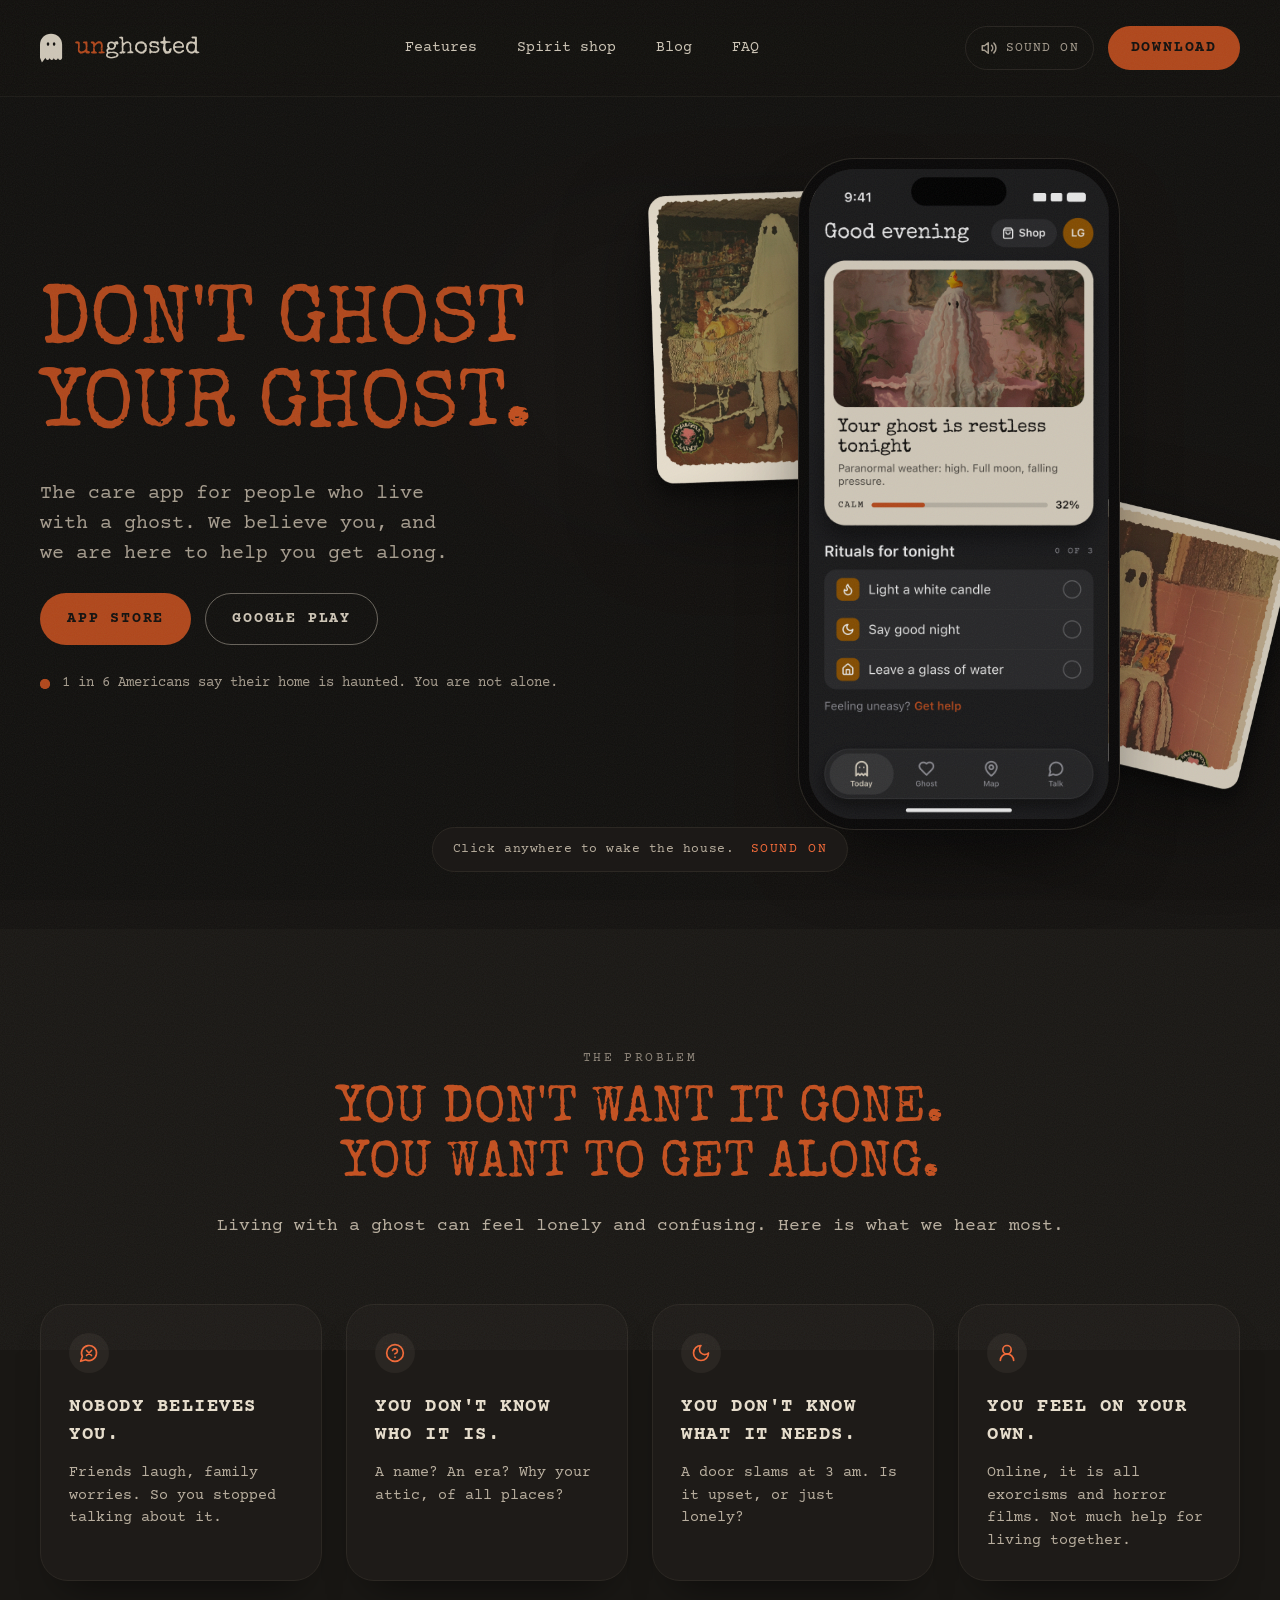
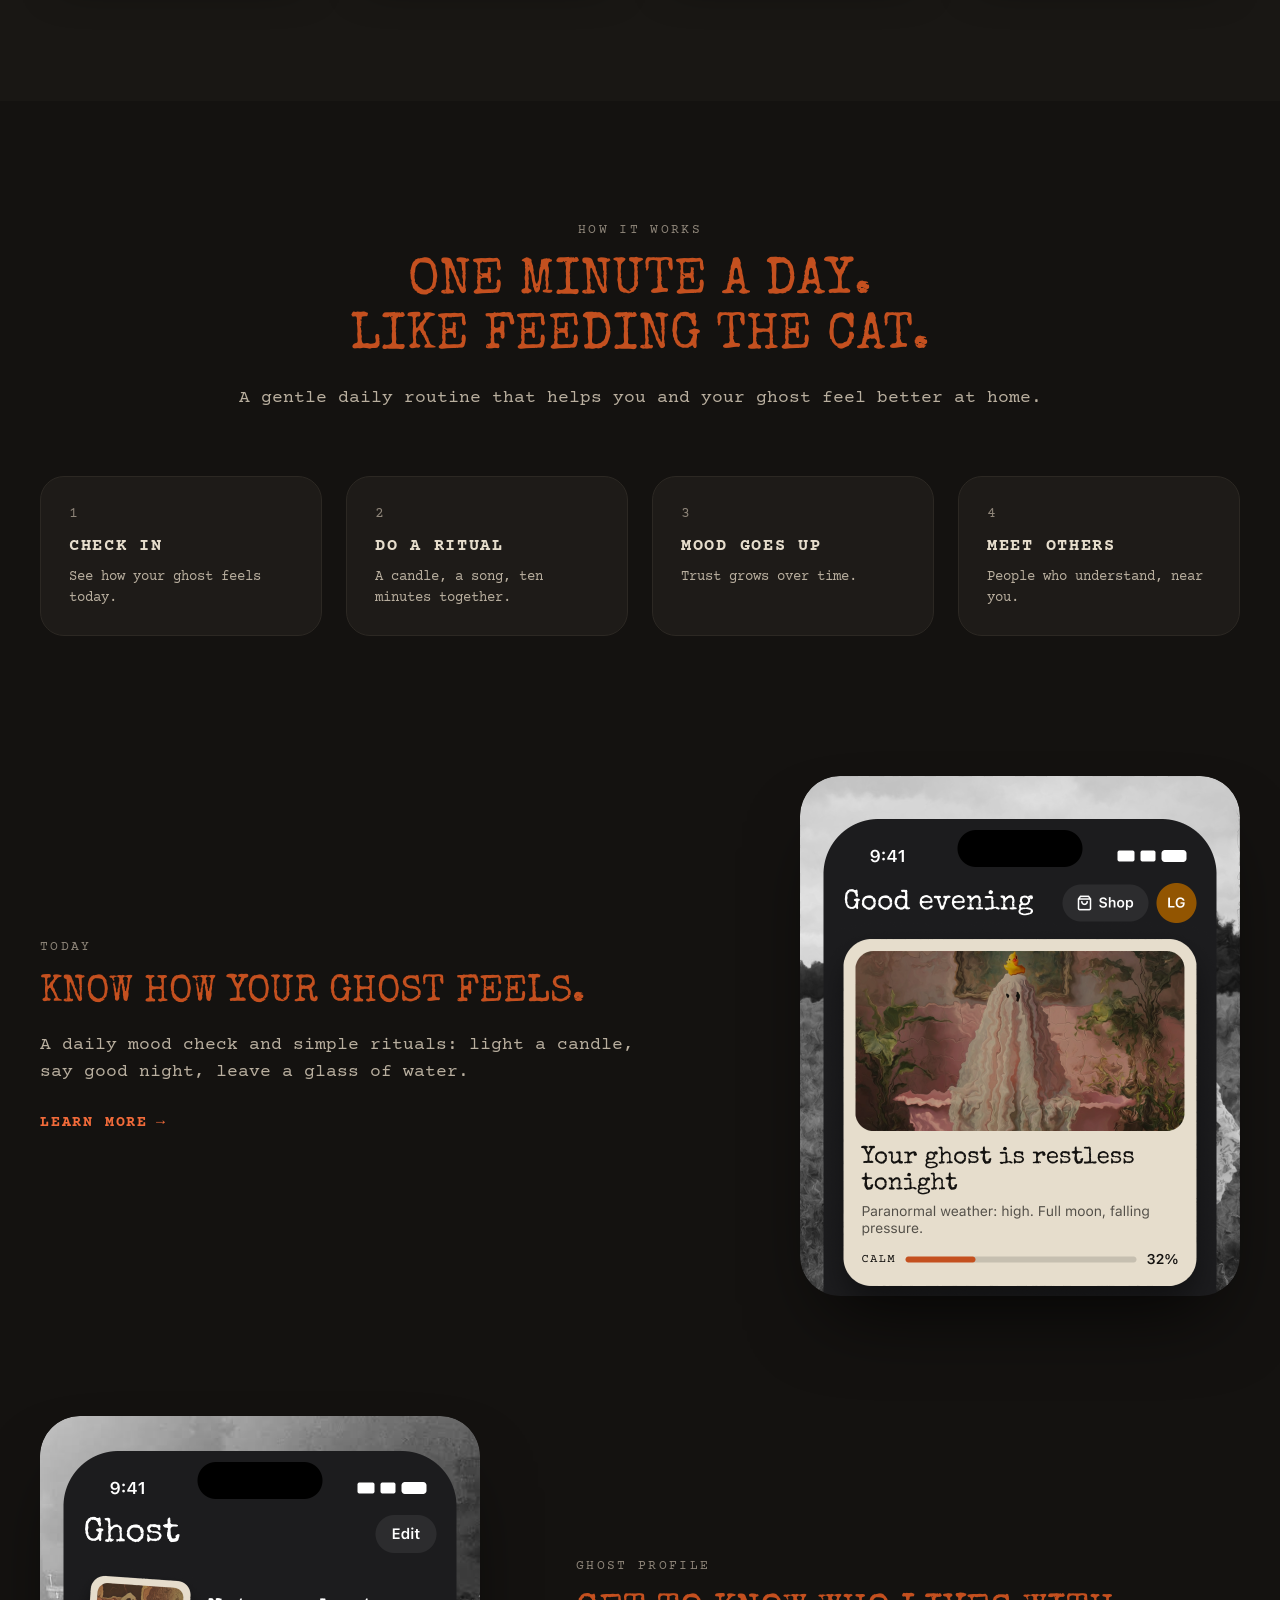
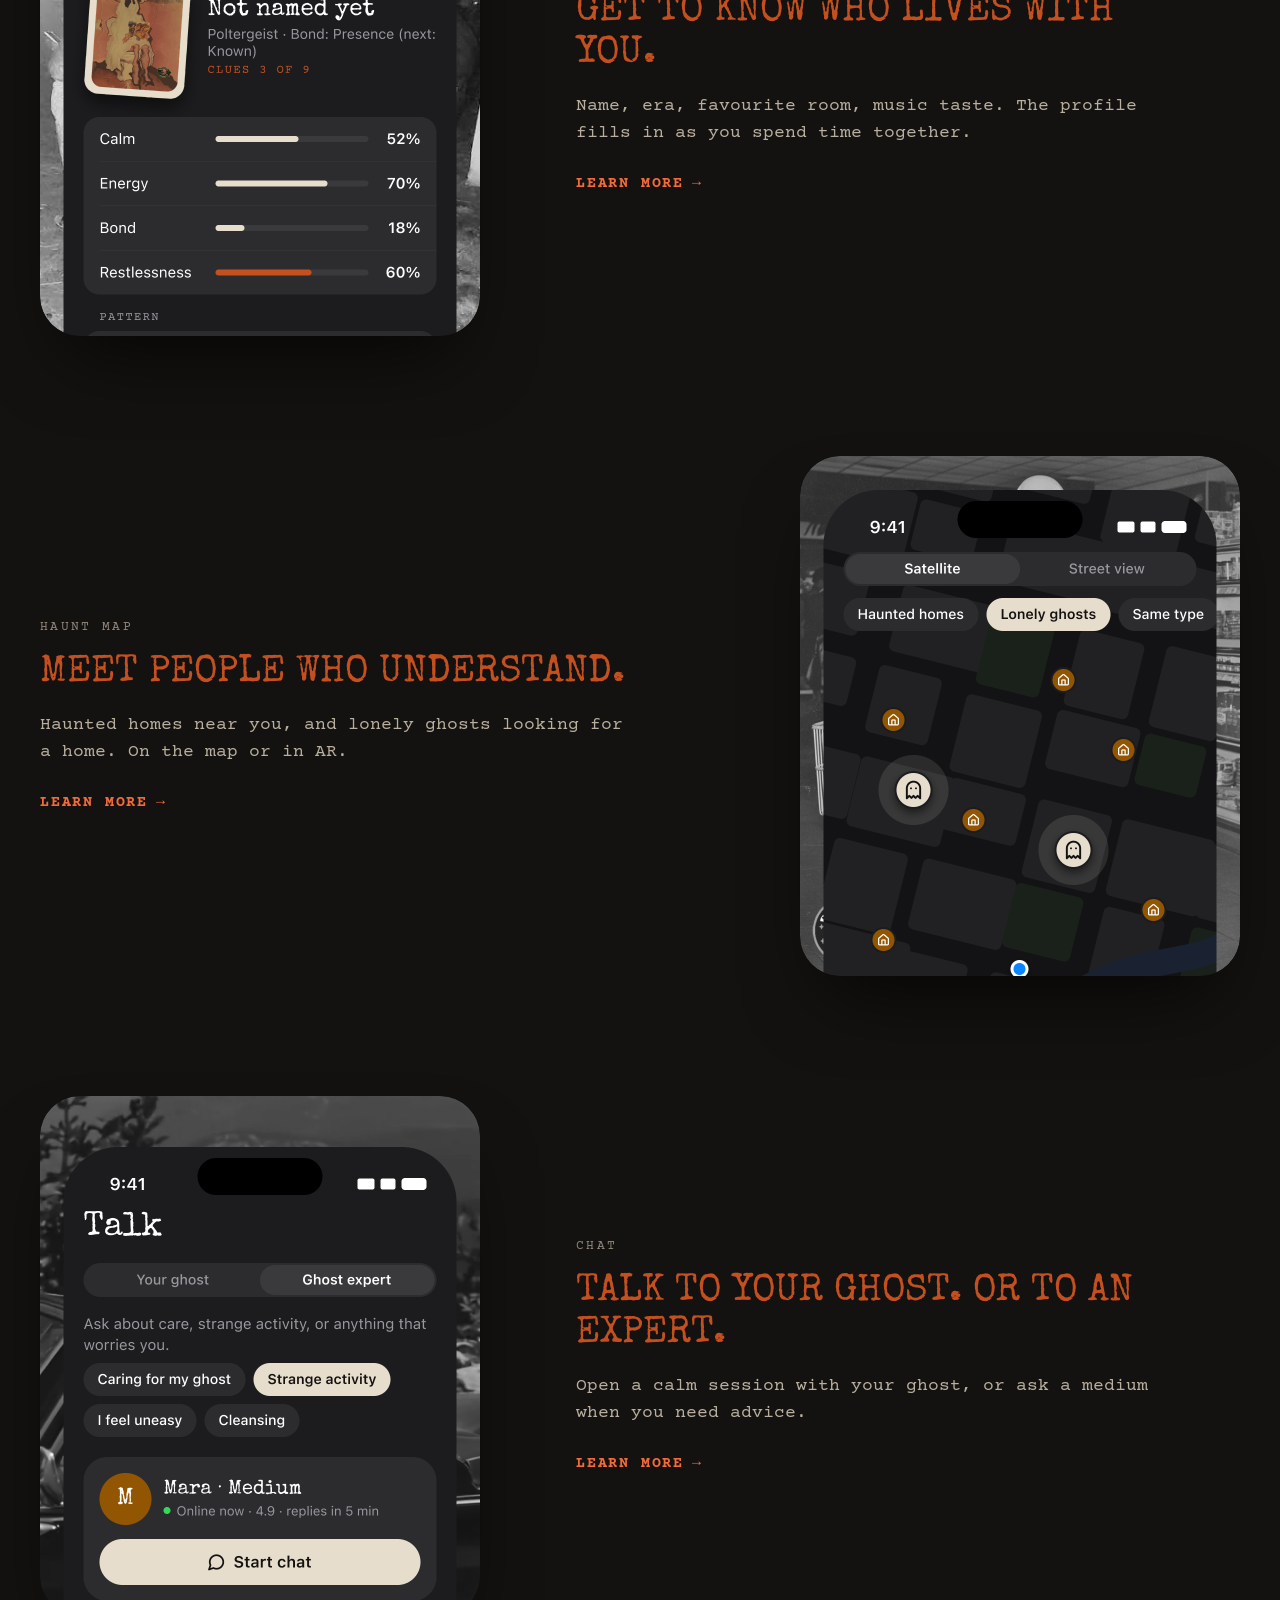
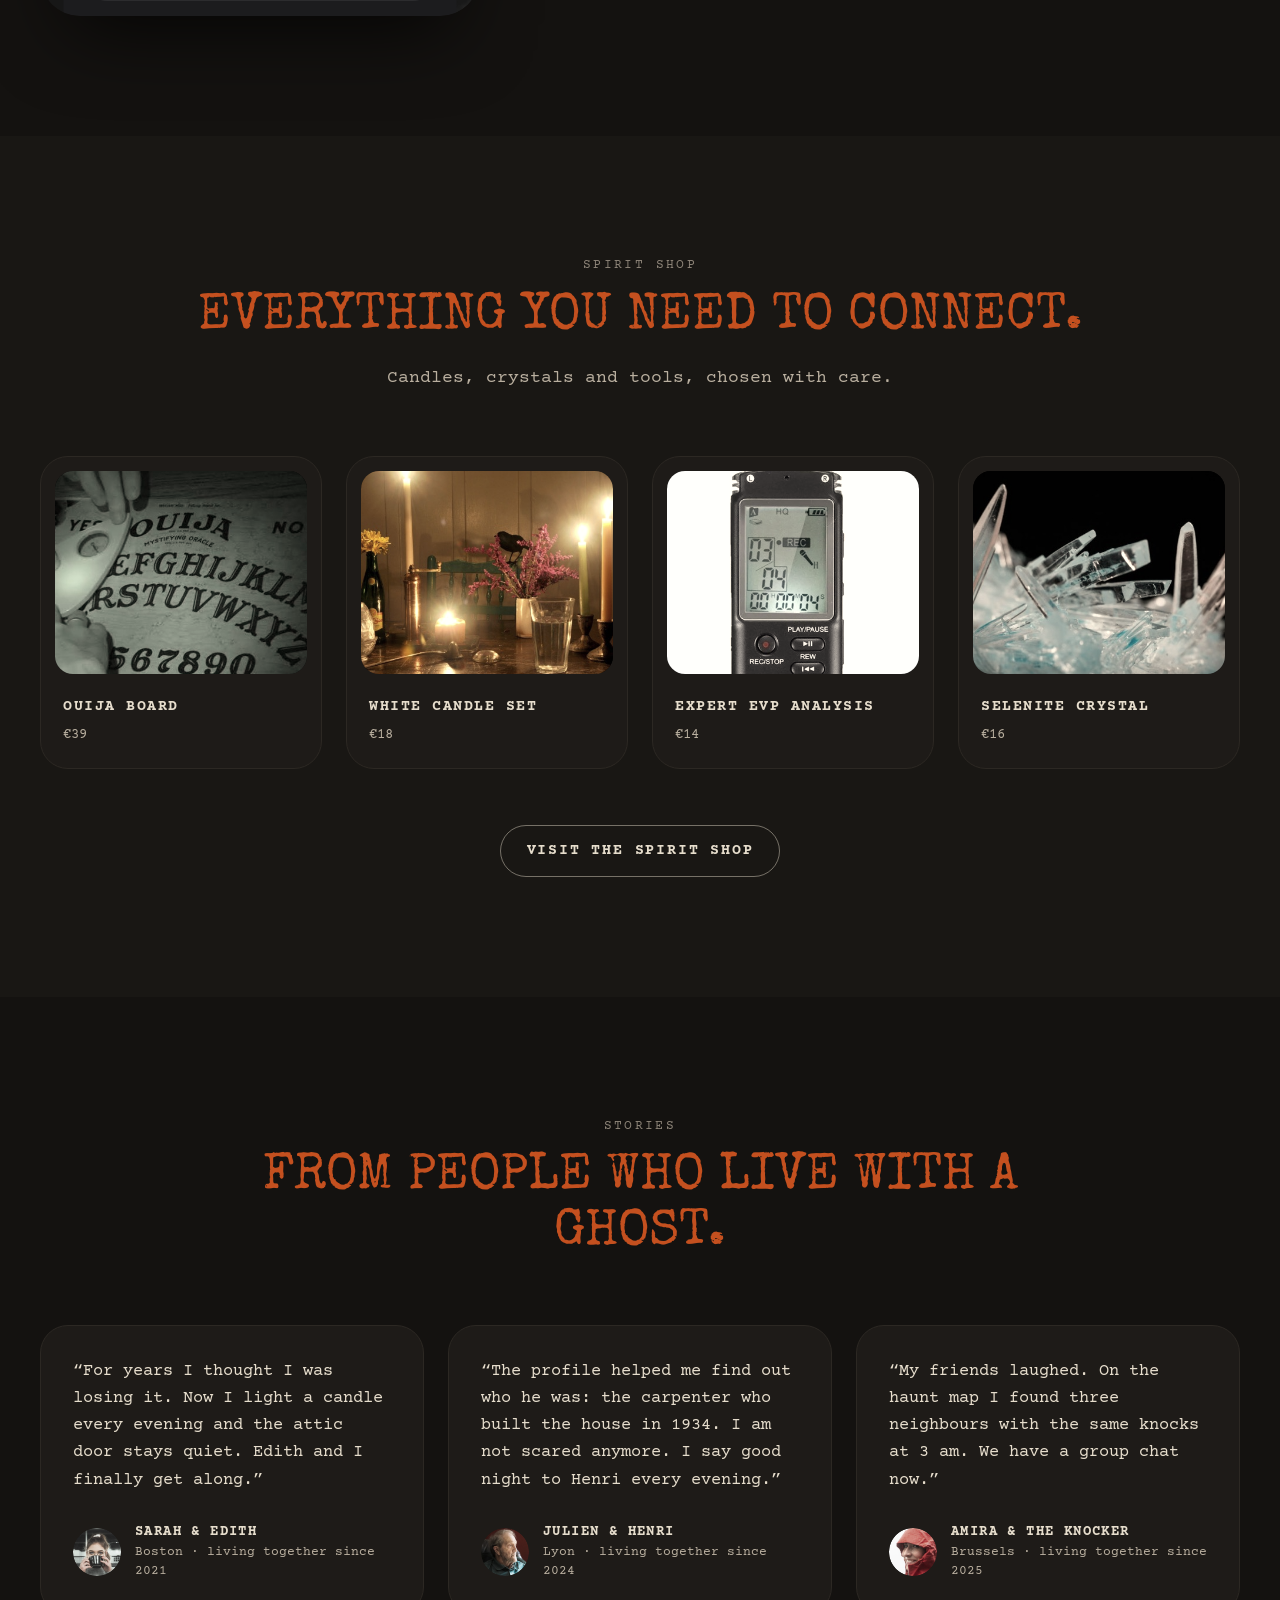
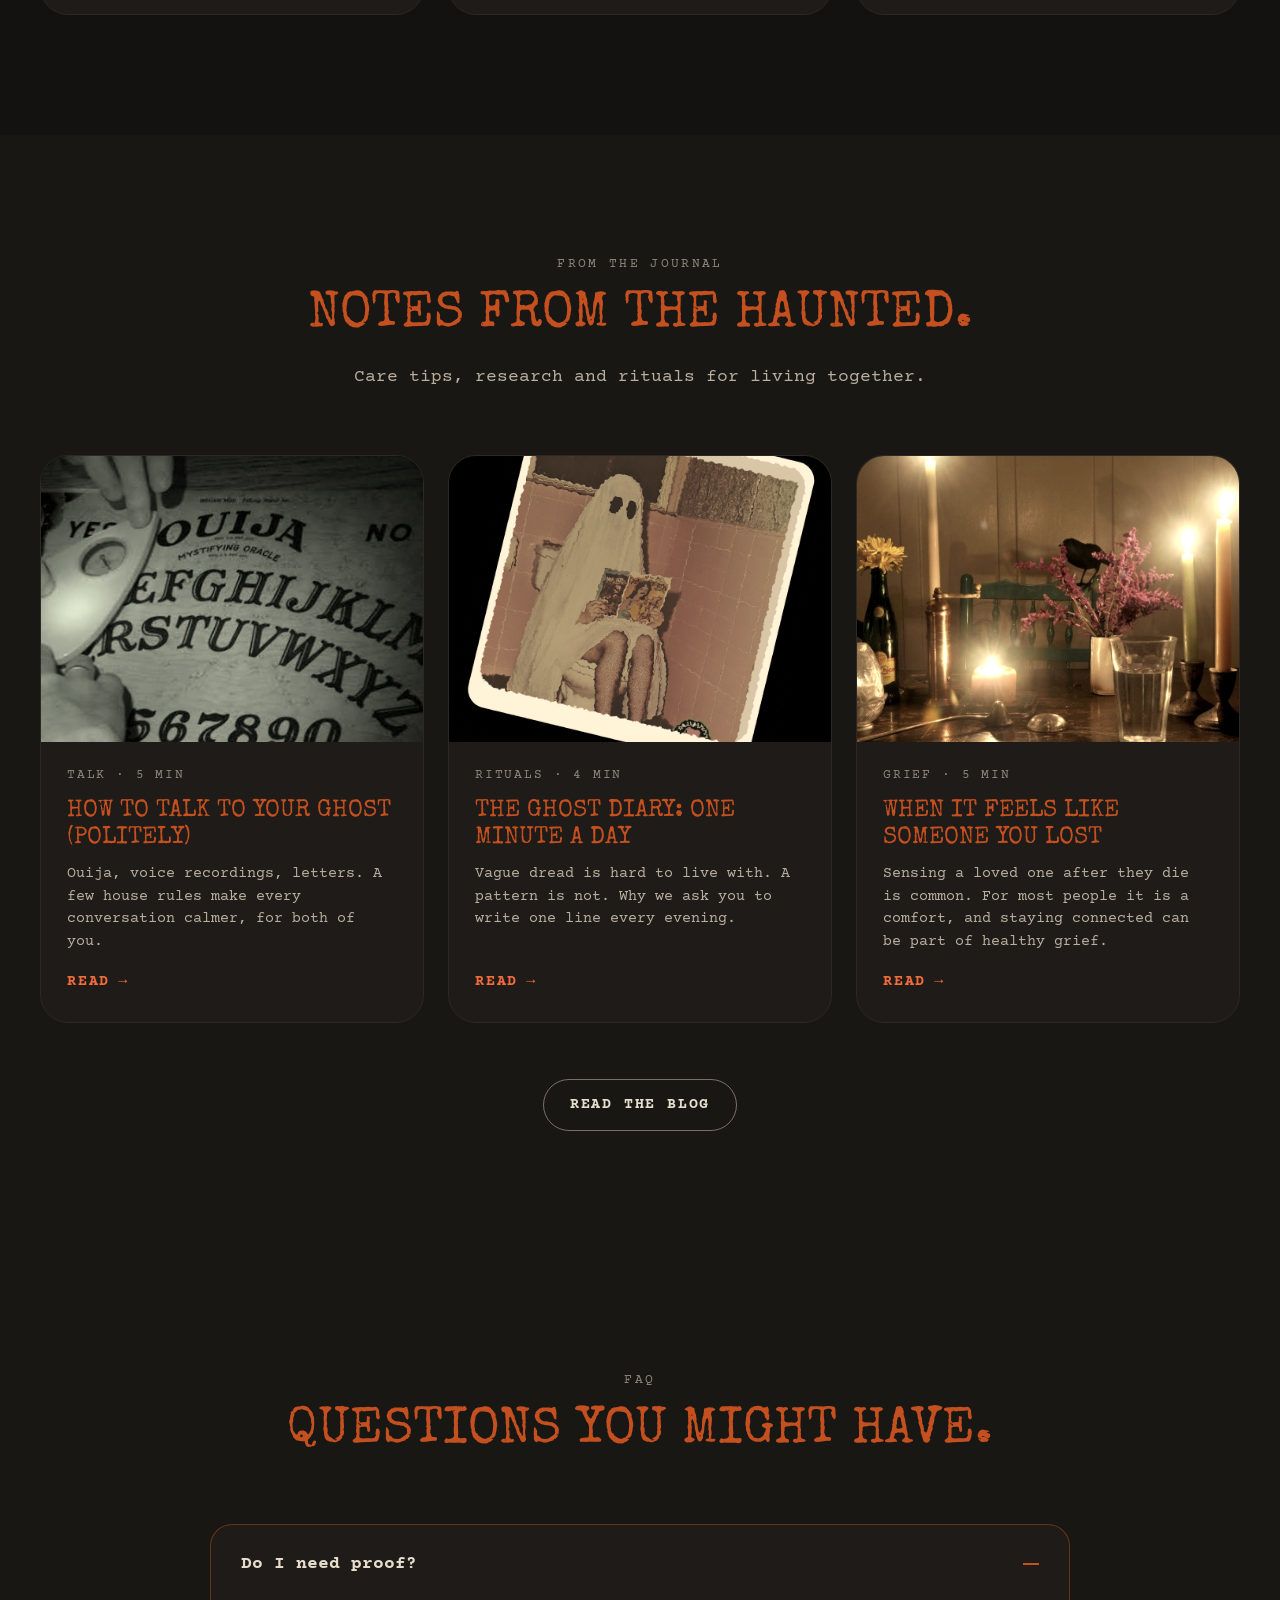
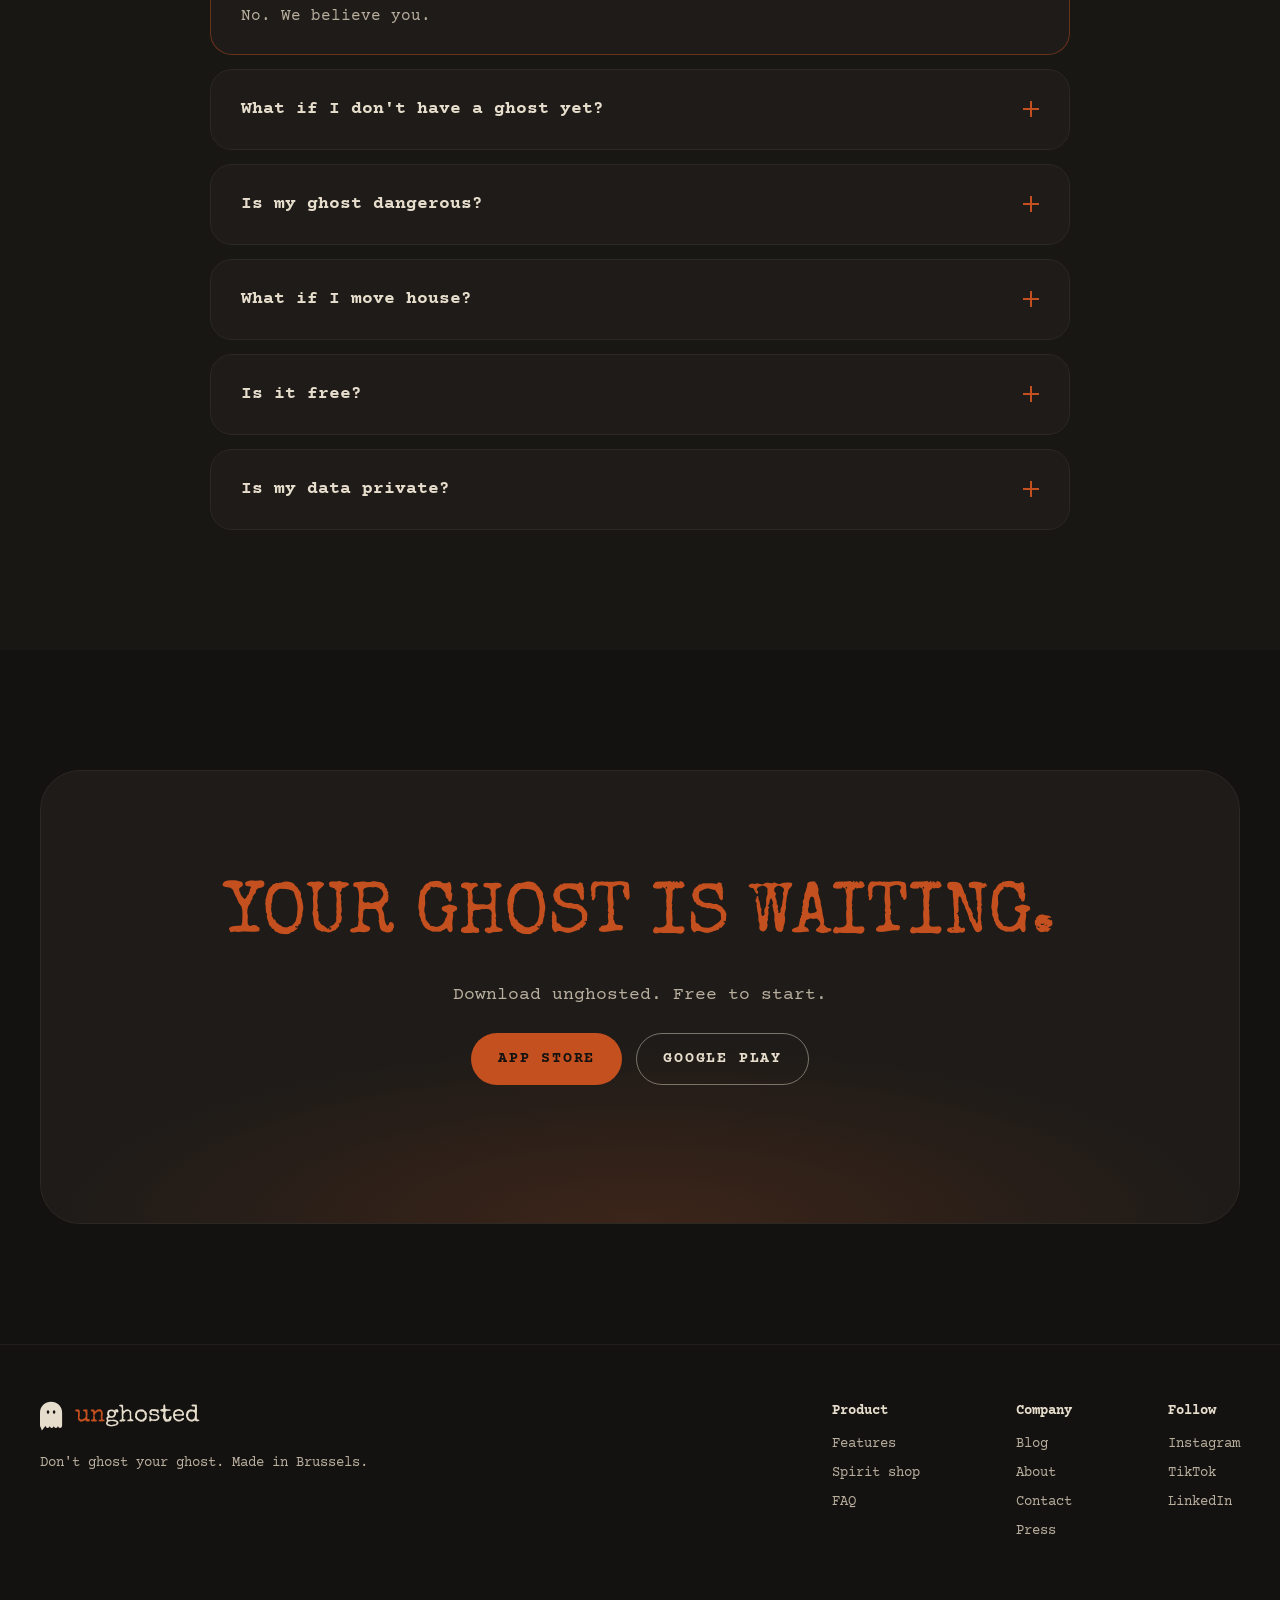
<file: index.html>
<!doctype html>
<html lang="en">
<head>
  <meta charset="utf-8">
  <meta name="viewport" content="width=device-width, initial-scale=1">
  <title>unghosted · Don't ghost your ghost.</title>
  <link rel="icon" href="assets/favicon.svg" type="image/svg+xml">
  <meta name="description" content="The care app for people who live with a ghost. We believe you, and we are here to help you get along.">
  <link rel="preconnect" href="https://fonts.googleapis.com">
  <link rel="preconnect" href="https://fonts.gstatic.com" crossorigin>
  <link href="https://fonts.googleapis.com/css2?family=Courier+Prime:wght@400;700&family=Special+Elite&display=swap" rel="stylesheet">
  <link rel="stylesheet" href="styles.css">
</head>
<body>

  <!-- Experience layers -->
  <div class="veil" aria-hidden="true"></div>
  <div class="grain" aria-hidden="true"></div>

  <!-- 01 Nav -->
  <header class="nav">
    <div class="wrap nav__inner">
      <a href="#top" class="logo" data-sound="boo-short">
        <svg class="logo__mark" viewBox="0 0 24 30" aria-hidden="true"><path fill-rule="evenodd" clip-rule="evenodd" d="M0 11.5385C0 8.47827 1.21566 5.54342 3.37954 3.37954C5.54342 1.21566 8.47827 0 11.5385 0C14.5987 0 17.5335 1.21566 19.6974 3.37954C21.8613 5.54342 23.0769 8.47827 23.0769 11.5385V25.2404C23.0769 25.8142 22.849 26.3645 22.4433 26.7702C22.0375 27.1759 21.4872 27.4038 20.9135 27.4038C20.3397 27.4038 19.7894 27.1759 19.3837 26.7702C18.9779 26.3645 18.75 25.8142 18.75 25.2404C18.75 25.8142 18.5221 26.3645 18.1163 26.7702C17.7106 27.1759 17.1603 27.4038 16.5865 27.4038C16.0128 27.4038 15.4625 27.1759 15.0567 26.7702C14.651 26.3645 14.4231 25.8142 14.4231 25.2404C14.4231 25.8142 14.1951 26.3645 13.7894 26.7702C13.3837 27.1759 12.8334 27.4038 12.2596 27.4038C11.6858 27.4038 11.1355 27.1759 10.7298 26.7702C10.3241 26.3645 10.0962 25.8142 10.0962 25.2404C10.0962 25.8142 9.86822 26.3645 9.46249 26.7702C9.05676 27.1759 8.50648 27.4038 7.93269 27.4038C7.35891 27.4038 6.80862 27.1759 6.40289 26.7702C5.99717 26.3645 5.76923 25.8142 5.76923 25.2404L2.01923 30L0 25.2404V11.5385ZM7.06731 10.8173C7.06731 11.3146 7.20407 11.7915 7.44751 12.1431C7.69094 12.4948 8.02111 12.6923 8.36538 12.6923C8.70966 12.6923 9.03983 12.4948 9.28326 12.1431C9.5267 11.7915 9.66346 11.3146 9.66346 10.8173C9.66346 10.32 9.5267 9.84311 9.28326 9.49148C9.03983 9.13985 8.70966 8.94231 8.36538 8.94231C8.02111 8.94231 7.69094 9.13985 7.44751 9.49148C7.20407 9.84311 7.06731 10.32 7.06731 10.8173ZM13.4135 10.8173C13.4135 11.3146 13.5502 11.7915 13.7937 12.1431C14.0371 12.4948 14.3673 12.6923 14.7115 12.6923C15.0558 12.6923 15.386 12.4948 15.6294 12.1431C15.8729 11.7915 16.0096 11.3146 16.0096 10.8173C16.0096 10.32 15.8729 9.84311 15.6294 9.49148C15.386 9.13985 15.0558 8.94231 14.7115 8.94231C14.3673 8.94231 14.0371 9.13985 13.7937 9.49148C13.5502 9.84311 13.4135 10.32 13.4135 10.8173Z"/></svg>
        <span class="logo__word"><span class="logo__un">un</span>ghosted</span>
      </a>
      <nav class="nav__links" aria-label="Main">
        <a href="#features">Features</a>
        <a href="#shop">Spirit shop</a>
        <a href="blog/index.html">Blog</a>
        <a href="#faq">FAQ</a>
      </nav>
      <div class="nav__actions">
        <button class="sound-toggle" type="button" aria-pressed="true" aria-label="Sound on">
          <svg viewBox="0 0 24 24" aria-hidden="true"><path d="M11 5 6 9H3v6h3l5 4V5Z"/><path class="wave" d="M15.5 8.5a5 5 0 0 1 0 7"/><path class="wave" d="M18.5 5.5a9 9 0 0 1 0 13"/><path class="mute" d="m16 9 6 6m0-6-6 6"/></svg>
          <span class="sound-toggle__label">Sound on</span>
        </button>
        <a href="#download" class="btn btn--rust" data-sound="boo">Download</a>
      </div>
    </div>
  </header>

  <main id="top">

    <!-- 02 Hero -->
    <section class="hero">
      <div class="wrap hero__inner">
        <div class="hero__text">
          <h1 class="display flicker reveal">Don't ghost<br>your ghost.</h1>
          <p class="lead reveal" style="--d:.1s">The care app for people who live with a ghost. We believe you, and we are here to help you get along.</p>
          <div class="store-buttons reveal" style="--d:.2s">
            <a href="#download" class="btn btn--rust" data-sound="boo">App Store</a>
            <a href="#download" class="btn btn--ghost" data-sound="boo">Google Play</a>
          </div>
          <p class="proof reveal" style="--d:.3s"><span class="pulse-dot" aria-hidden="true"></span>1 in 6 Americans say their home is haunted. You are not alone.</p>
        </div>
        <div class="hero__visual" data-parallax>
          <img class="print print--back float" src="assets/print-cart.png" alt="Found photo: a ghost in a sheet pushing a shopping cart" data-depth="0.6" data-sound="whisper">
          <img class="print print--front float float--2" src="assets/print-toilet.png" alt="Found photo: a ghost in a sheet reading comics on the toilet" data-depth="1.2" data-sound="whisper">
          <div class="phone float float--3" data-depth="2">
            <img src="assets/hero-today.png" alt="Ghostly app, Today screen: Your ghost is restless tonight">
          </div>
        </div>
      </div>
    </section>

    <!-- 03 Problem -->
    <section class="section section--alt" id="problem">
      <div class="wrap">
        <header class="section__head reveal">
          <p class="eyebrow">The problem</p>
          <h2 class="h2">You don't want it gone.<br>You want to get along.</h2>
          <p class="sub">Living with a ghost can feel lonely and confusing. Here is what we hear most.</p>
        </header>
        <div class="cards cards--4">
          <article class="card reveal" style="--d:.0s">
            <span class="card__icon" aria-hidden="true"><svg viewBox="0 0 24 24"><path d="M7.9 20A9 9 0 1 0 4 16.1L2 22Z"/><path d="m9 9 6 6m0-6-6 6"/></svg></span>
            <h3 class="card__title">Nobody believes you.</h3>
            <p class="card__text">Friends laugh, family worries. So you stopped talking about it.</p>
          </article>
          <article class="card reveal" style="--d:.08s">
            <span class="card__icon" aria-hidden="true"><svg viewBox="0 0 24 24"><circle cx="12" cy="12" r="10"/><path d="M9.1 9a3 3 0 0 1 5.8 1c0 2-3 3-3 3"/><path d="M12 17h.01"/></svg></span>
            <h3 class="card__title">You don't know who it is.</h3>
            <p class="card__text">A name? An era? Why your attic, of all places?</p>
          </article>
          <article class="card reveal" style="--d:.16s">
            <span class="card__icon" aria-hidden="true"><svg viewBox="0 0 24 24"><path d="M12 3a6 6 0 0 0 9 9 9 9 0 1 1-9-9Z"/></svg></span>
            <h3 class="card__title">You don't know what it needs.</h3>
            <p class="card__text">A door slams at 3 am. Is it upset, or just lonely?</p>
          </article>
          <article class="card reveal" style="--d:.24s">
            <span class="card__icon" aria-hidden="true"><svg viewBox="0 0 24 24"><circle cx="12" cy="8" r="5"/><path d="M20 21a8 8 0 0 0-16 0"/></svg></span>
            <h3 class="card__title">You feel on your own.</h3>
            <p class="card__text">Online, it is all exorcisms and horror films. Not much help for living together.</p>
          </article>
        </div>
      </div>
    </section>

    <!-- 04 Features -->
    <section class="section" id="features">
      <div class="wrap">
        <header class="section__head reveal">
          <p class="eyebrow">How it works</p>
          <h2 class="h2">One minute a day.<br>Like feeding the cat.</h2>
          <p class="sub">A gentle daily routine that helps you and your ghost feel better at home.</p>
        </header>

        <ol class="steps">
          <li class="step reveal" style="--d:0s"><span class="step__n">1</span><strong>Check in</strong><span>See how your ghost feels today.</span></li>
          <li class="step reveal" style="--d:.08s"><span class="step__n">2</span><strong>Do a ritual</strong><span>A candle, a song, ten minutes together.</span></li>
          <li class="step reveal" style="--d:.16s"><span class="step__n">3</span><strong>Mood goes up</strong><span>Trust grows over time.</span></li>
          <li class="step reveal" style="--d:.24s"><span class="step__n">4</span><strong>Meet others</strong><span>People who understand, near you.</span></li>
        </ol>

        <div class="feature" id="today">
          <div class="feature__text reveal">
            <p class="eyebrow">Today</p>
            <h3 class="h3">Know how your ghost feels.</h3>
            <p class="sub">A daily mood check and simple rituals: light a candle, say good night, leave a glass of water.</p>
            <a class="link" href="#download" data-sound="creak">Learn more <span aria-hidden="true">→</span></a>
          </div>
          <div class="feature__visual reveal tilt" style="--d:.1s"><img src="assets/feature-today.png" alt="Today screen: your ghost is restless tonight, calm 32%"></div>
        </div>

        <div class="feature feature--flip" id="profile">
          <div class="feature__text reveal">
            <p class="eyebrow">Ghost profile</p>
            <h3 class="h3">Get to know who lives with you.</h3>
            <p class="sub">Name, era, favourite room, music taste. The profile fills in as you spend time together.</p>
            <a class="link" href="#download" data-sound="creak">Learn more <span aria-hidden="true">→</span></a>
          </div>
          <div class="feature__visual reveal tilt" style="--d:.1s"><img src="assets/feature-profile.png" alt="Ghost profile screen: not named yet, poltergeist, clues 3 of 9"></div>
        </div>

        <div class="feature" id="map">
          <div class="feature__text reveal">
            <p class="eyebrow">Haunt map</p>
            <h3 class="h3">Meet people who understand.</h3>
            <p class="sub">Haunted homes near you, and lonely ghosts looking for a home. On the map or in AR.</p>
            <a class="link" href="#download" data-sound="creak">Learn more <span aria-hidden="true">→</span></a>
          </div>
          <div class="feature__visual reveal tilt" style="--d:.1s"><img src="assets/feature-map.png" alt="Haunt map screen with haunted homes and lonely ghosts nearby"></div>
        </div>

        <div class="feature feature--flip" id="chat">
          <div class="feature__text reveal">
            <p class="eyebrow">Chat</p>
            <h3 class="h3">Talk to your ghost. Or to an expert.</h3>
            <p class="sub">Open a calm session with your ghost, or ask a medium when you need advice.</p>
            <a class="link" href="#download" data-sound="creak">Learn more <span aria-hidden="true">→</span></a>
          </div>
          <div class="feature__visual reveal tilt" style="--d:.1s"><img src="assets/feature-chat.png" alt="Talk screen: ghost expert Mara, medium, online now"></div>
        </div>
      </div>
    </section>

    <!-- 05 Spirit shop -->
    <section class="section section--alt" id="shop">
      <div class="wrap">
        <header class="section__head section__head--center reveal">
          <p class="eyebrow">Spirit shop</p>
          <h2 class="h2">Everything you need to connect.</h2>
          <p class="sub">Candles, crystals and tools, chosen with care.</p>
        </header>
        <div class="cards cards--4">
          <a class="product reveal" href="#download" style="--d:0s" data-sound="whisper">
            <span class="product__img"><img src="assets/shop-ouija.jpg" alt="Ouija board in night vision"></span>
            <span class="product__name">Ouija board</span><span class="product__price">€39</span>
          </a>
          <a class="product reveal" href="#download" style="--d:.08s" data-sound="whisper">
            <span class="product__img"><img src="assets/shop-candles.jpg" alt="White candles on a wooden table"></span>
            <span class="product__name">White candle set</span><span class="product__price">€18</span>
          </a>
          <a class="product reveal" href="#download" style="--d:.16s" data-sound="whisper">
            <span class="product__img"><img src="assets/shop-evp.jpg" alt="Digital voice recorder for EVP"></span>
            <span class="product__name">Expert EVP analysis</span><span class="product__price">€14</span>
          </a>
          <a class="product reveal" href="#download" style="--d:.24s" data-sound="whisper">
            <span class="product__img"><img src="assets/shop-selenite.jpg" alt="Selenite crystal"></span>
            <span class="product__name">Selenite crystal</span><span class="product__price">€16</span>
          </a>
        </div>
        <div class="center reveal"><a class="btn btn--ghost" href="#download" data-sound="boo">Visit the Spirit shop</a></div>
      </div>
    </section>

    <!-- 06 Testimonials -->
    <section class="section" id="stories">
      <div class="wrap">
        <header class="section__head section__head--center reveal">
          <p class="eyebrow">Stories</p>
          <h2 class="h2">From people who live with a ghost.</h2>
        </header>
        <div class="cards cards--3">
          <figure class="quote reveal" style="--d:0s">
            <blockquote>“For years I thought I was losing it. Now I light a candle every evening and the attic door stays quiet. Edith and I finally get along.”</blockquote>
            <figcaption><img src="assets/avatar-sarah.png" alt=""><span><strong>Sarah &amp; Edith</strong>Boston · living together since 2021</span></figcaption>
          </figure>
          <figure class="quote reveal" style="--d:.08s">
            <blockquote>“The profile helped me find out who he was: the carpenter who built the house in 1934. I am not scared anymore. I say good night to Henri every evening.”</blockquote>
            <figcaption><img src="assets/avatar-julien.png" alt=""><span><strong>Julien &amp; Henri</strong>Lyon · living together since 2024</span></figcaption>
          </figure>
          <figure class="quote reveal" style="--d:.16s">
            <blockquote>“My friends laughed. On the haunt map I found three neighbours with the same knocks at 3 am. We have a group chat now.”</blockquote>
            <figcaption><img src="assets/avatar-amira.png" alt=""><span><strong>Amira &amp; the knocker</strong>Brussels · living together since 2025</span></figcaption>
          </figure>
        </div>
      </div>
    </section>

    <!-- 06b From the journal (generated by tools/build_blog.py) -->
    <!-- journal:start -->
    <section class="section section--alt journal-strip" id="journal">
      <div class="wrap">
        <header class="section__head reveal">
          <p class="eyebrow">From the journal</p>
          <h2 class="h2">Notes from the haunted.</h2>
          <p class="sub">Care tips, research and rituals for living together.</p>
        </header>
        <div class="post-grid"><a class="post-card reveal" href="blog/talking-to-your-ghost.html" data-cat="Talk" data-sound="whisper">
  <span class="post-card__img"><img src="assets/shop-ouija.jpg" alt="Hands on a planchette over a Ouija board, night vision" loading="lazy"></span>
  <span class="post-card__body">
    <span class="post-card__meta">Talk · 5 min</span>
    <span class="post-card__title">How to talk to your ghost (politely)</span>
    <span class="post-card__dek">Ouija, voice recordings, letters. A few house rules make every conversation calmer, for both of you.</span>
    <span class="link">Read <span aria-hidden="true">→</span></span>
  </span>
</a><a class="post-card reveal" href="blog/the-ghost-diary.html" data-cat="Rituals" data-sound="whisper">
  <span class="post-card__img"><img src="assets/print-toilet.png" alt="Found photo: a ghost in a sheet reading comics on the toilet" loading="lazy"></span>
  <span class="post-card__body">
    <span class="post-card__meta">Rituals · 4 min</span>
    <span class="post-card__title">The ghost diary: one minute a day</span>
    <span class="post-card__dek">Vague dread is hard to live with. A pattern is not. Why we ask you to write one line every evening.</span>
    <span class="link">Read <span aria-hidden="true">→</span></span>
  </span>
</a><a class="post-card reveal" href="blog/when-it-feels-like-someone-you-lost.html" data-cat="Grief" data-sound="whisper">
  <span class="post-card__img"><img src="assets/shop-candles.jpg" alt="White candles and flowers on a wooden table in the evening" loading="lazy"></span>
  <span class="post-card__body">
    <span class="post-card__meta">Grief · 5 min</span>
    <span class="post-card__title">When it feels like someone you lost</span>
    <span class="post-card__dek">Sensing a loved one after they die is common. For most people it is a comfort, and staying connected can be part of healthy grief.</span>
    <span class="link">Read <span aria-hidden="true">→</span></span>
  </span>
</a></div>
        <div class="center reveal"><a class="btn btn--ghost" href="blog/index.html" data-sound="creak">Read the blog</a></div>
      </div>
    </section>
    <!-- journal:end -->

    <!-- 07 FAQ -->
    <section class="section section--alt" id="faq">
      <div class="wrap wrap--narrow">
        <header class="section__head section__head--center reveal">
          <p class="eyebrow">FAQ</p>
          <h2 class="h2">Questions you might have.</h2>
        </header>
        <div class="faq">
          <details class="faq__item reveal" open>
            <summary>Do I need proof?<span class="faq__sign" aria-hidden="true"></span></summary>
            <div class="faq__body"><p>No. We believe you.</p></div>
          </details>
          <details class="faq__item reveal">
            <summary>What if I don't have a ghost yet?<span class="faq__sign" aria-hidden="true"></span></summary>
            <div class="faq__body"><p>Open the haunt map. Lonely ghosts nearby are looking for a calm home. Adopt one, or foster for a week first.</p></div>
          </details>
          <details class="faq__item reveal">
            <summary>Is my ghost dangerous?<span class="faq__sign" aria-hidden="true"></span></summary>
            <div class="faq__body"><p>Most are just lonely. If something feels off, like headaches or weeks of bad sleep, the app checks the house first and points you to real help.</p></div>
          </details>
          <details class="faq__item reveal">
            <summary>What if I move house?<span class="faq__sign" aria-hidden="true"></span></summary>
            <div class="faq__body"><p>Some ghosts come with you, some stay with the house. Your profile, diary and rituals move with you either way.</p></div>
          </details>
          <details class="faq__item reveal">
            <summary>Is it free?<span class="faq__sign" aria-hidden="true"></span></summary>
            <div class="faq__body"><p>Free to start. Ghostly+ is €4.99 a month for chat, Ghost Finder and all rituals.</p></div>
          </details>
          <details class="faq__item reveal">
            <summary>Is my data private?<span class="faq__sign" aria-hidden="true"></span></summary>
            <div class="faq__body"><p>Yes. Your diary stays yours, and homes on the haunt map are anonymised.</p></div>
          </details>
        </div>
      </div>
    </section>

    <!-- 08 Final CTA -->
    <section class="section" id="download">
      <div class="wrap">
        <div class="cta reveal">
          <h2 class="display display--cta flicker">Your ghost is waiting.</h2>
          <p class="sub">Download unghosted. Free to start.</p>
          <div class="store-buttons store-buttons--center">
            <a href="#download" class="btn btn--rust" data-sound="boo">App Store</a>
            <a href="#download" class="btn btn--ghost" data-sound="boo">Google Play</a>
          </div>
        </div>
      </div>
    </section>
  </main>

  <!-- 09 Footer -->
  <footer class="footer">
    <div class="wrap footer__inner">
      <div>
        <a href="#top" class="logo logo--footer" data-sound="boo-short"><svg class="logo__mark" viewBox="0 0 24 30" aria-hidden="true"><path fill-rule="evenodd" clip-rule="evenodd" d="M0 11.5385C0 8.47827 1.21566 5.54342 3.37954 3.37954C5.54342 1.21566 8.47827 0 11.5385 0C14.5987 0 17.5335 1.21566 19.6974 3.37954C21.8613 5.54342 23.0769 8.47827 23.0769 11.5385V25.2404C23.0769 25.8142 22.849 26.3645 22.4433 26.7702C22.0375 27.1759 21.4872 27.4038 20.9135 27.4038C20.3397 27.4038 19.7894 27.1759 19.3837 26.7702C18.9779 26.3645 18.75 25.8142 18.75 25.2404C18.75 25.8142 18.5221 26.3645 18.1163 26.7702C17.7106 27.1759 17.1603 27.4038 16.5865 27.4038C16.0128 27.4038 15.4625 27.1759 15.0567 26.7702C14.651 26.3645 14.4231 25.8142 14.4231 25.2404C14.4231 25.8142 14.1951 26.3645 13.7894 26.7702C13.3837 27.1759 12.8334 27.4038 12.2596 27.4038C11.6858 27.4038 11.1355 27.1759 10.7298 26.7702C10.3241 26.3645 10.0962 25.8142 10.0962 25.2404C10.0962 25.8142 9.86822 26.3645 9.46249 26.7702C9.05676 27.1759 8.50648 27.4038 7.93269 27.4038C7.35891 27.4038 6.80862 27.1759 6.40289 26.7702C5.99717 26.3645 5.76923 25.8142 5.76923 25.2404L2.01923 30L0 25.2404V11.5385ZM7.06731 10.8173C7.06731 11.3146 7.20407 11.7915 7.44751 12.1431C7.69094 12.4948 8.02111 12.6923 8.36538 12.6923C8.70966 12.6923 9.03983 12.4948 9.28326 12.1431C9.5267 11.7915 9.66346 11.3146 9.66346 10.8173C9.66346 10.32 9.5267 9.84311 9.28326 9.49148C9.03983 9.13985 8.70966 8.94231 8.36538 8.94231C8.02111 8.94231 7.69094 9.13985 7.44751 9.49148C7.20407 9.84311 7.06731 10.32 7.06731 10.8173ZM13.4135 10.8173C13.4135 11.3146 13.5502 11.7915 13.7937 12.1431C14.0371 12.4948 14.3673 12.6923 14.7115 12.6923C15.0558 12.6923 15.386 12.4948 15.6294 12.1431C15.8729 11.7915 16.0096 11.3146 16.0096 10.8173C16.0096 10.32 15.8729 9.84311 15.6294 9.49148C15.386 9.13985 15.0558 8.94231 14.7115 8.94231C14.3673 8.94231 14.0371 9.13985 13.7937 9.49148C13.5502 9.84311 13.4135 10.32 13.4135 10.8173Z"/></svg><span class="logo__word"><span class="logo__un">un</span>ghosted</span></a>
        <p class="footer__tag">Don't ghost your ghost. Made in Brussels.</p>
      </div>
      <div class="footer__cols">
        <div><h4>Product</h4><a href="#features">Features</a><a href="#shop">Spirit shop</a><a href="#faq">FAQ</a></div>
        <div><h4>Company</h4><a href="blog/index.html">Blog</a><a href="#">About</a><a href="#">Contact</a><a href="#">Press</a></div>
        <div><h4>Follow</h4><a href="#">Instagram</a><a href="#">TikTok</a><a href="#">LinkedIn</a></div>
      </div>
    </div>
  </footer>

  <!-- Tiny toast, shown once, to say sound exists -->
  <div class="toast" role="status" aria-live="polite">Click anywhere to wake the house. <span>Sound on</span></div>

  <script src="main.js"></script>
</body>
</html>
</file>
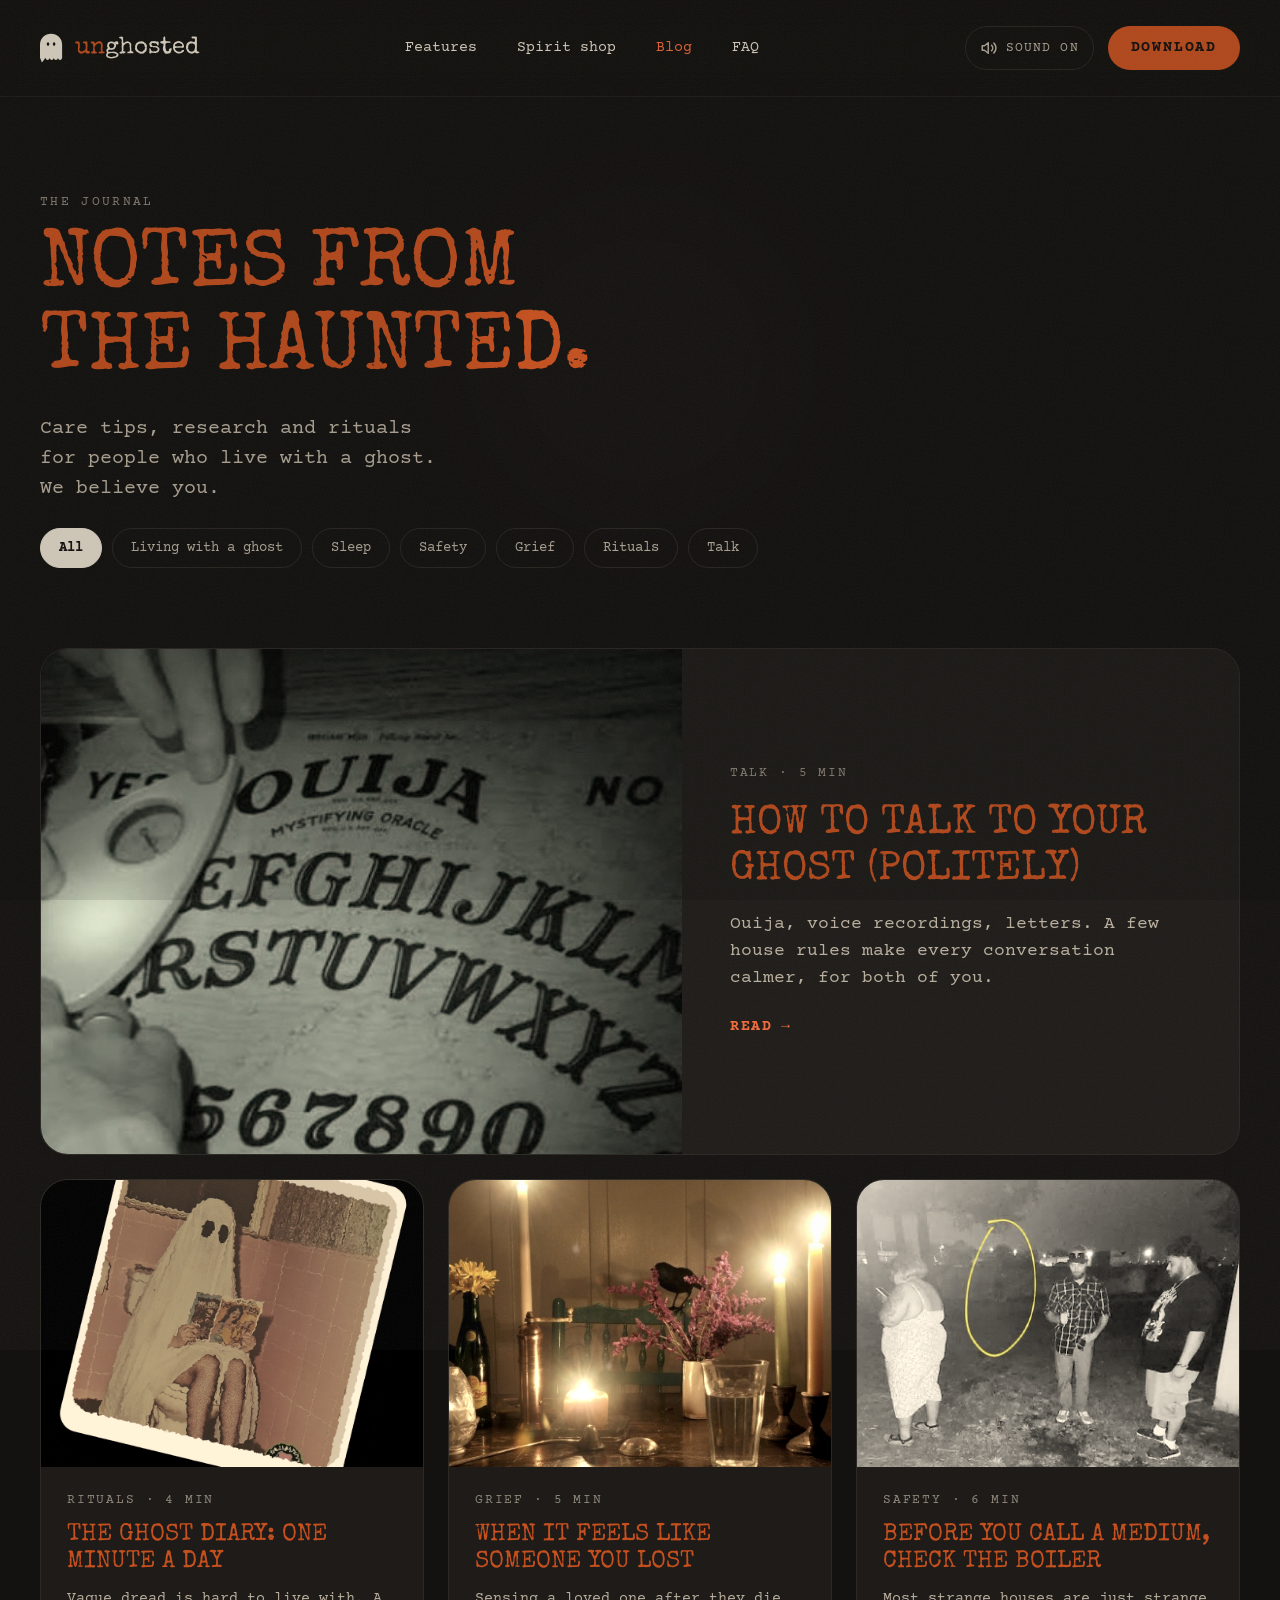
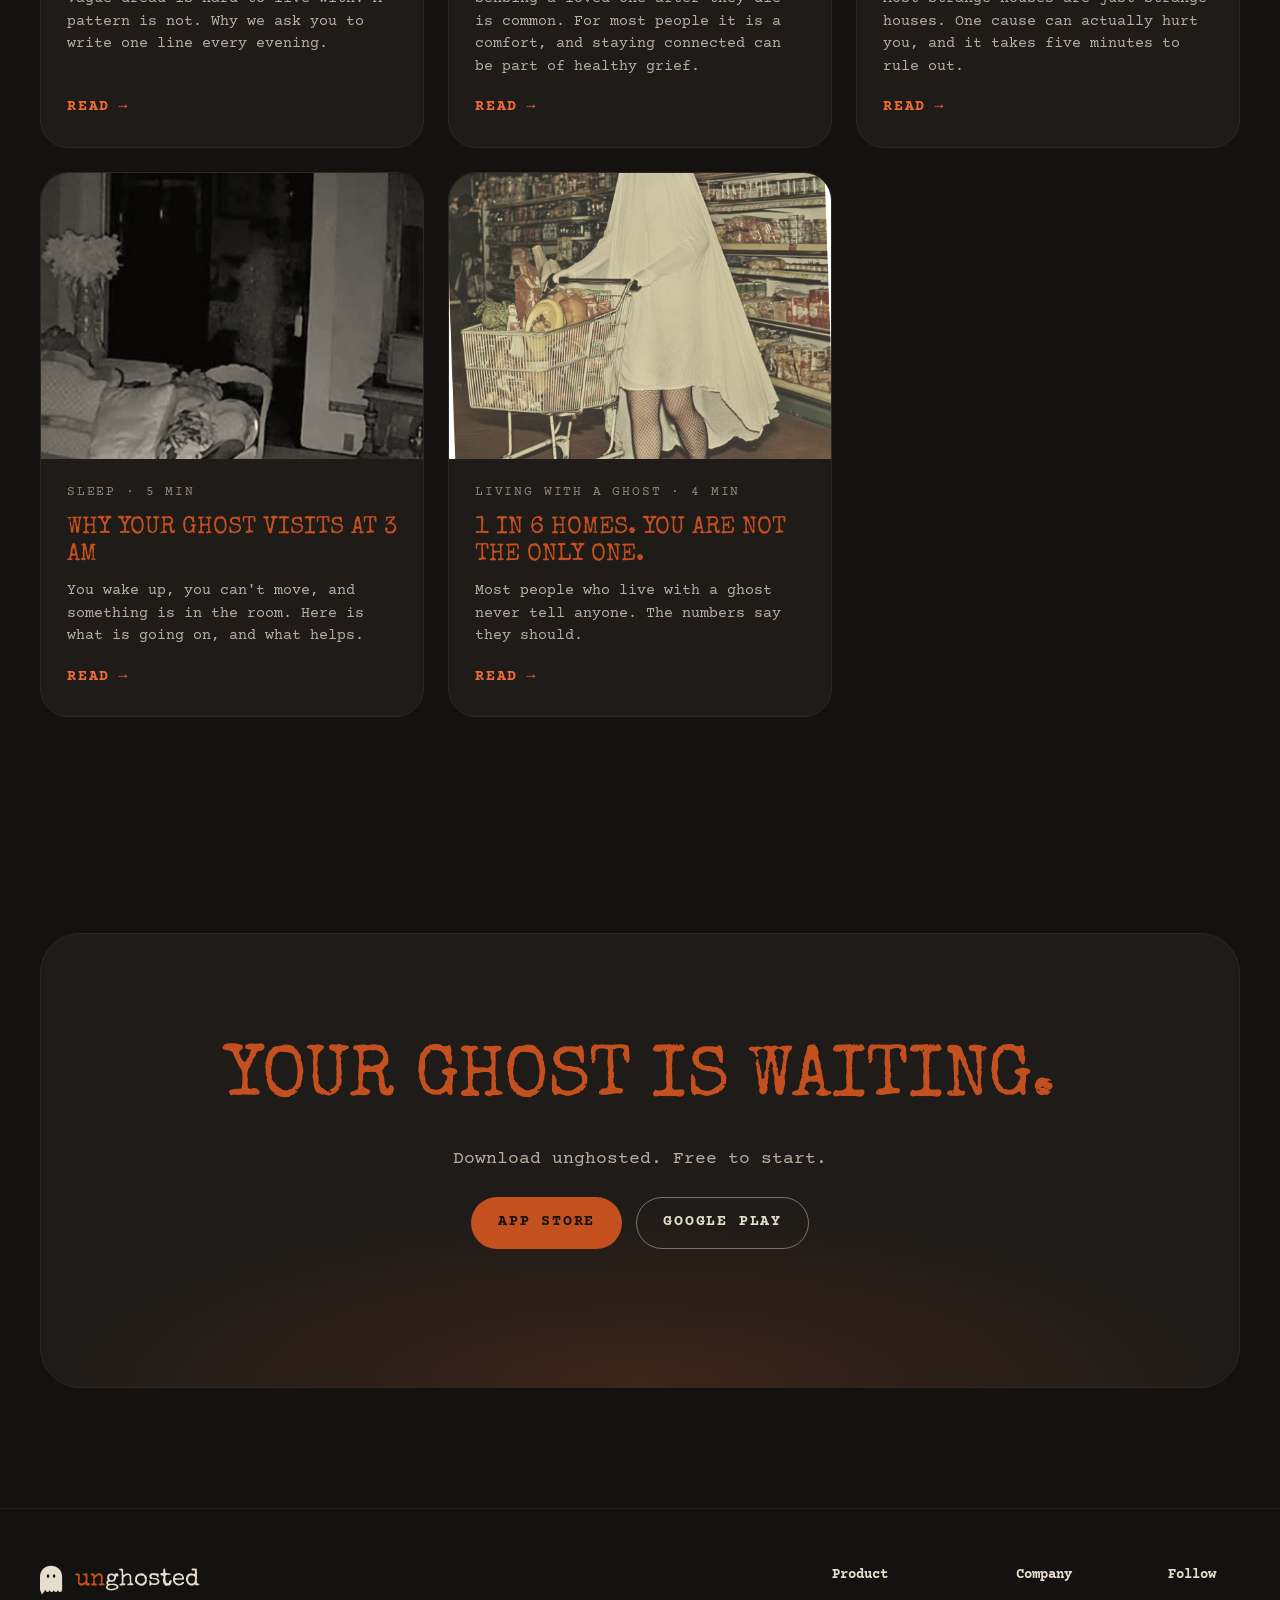
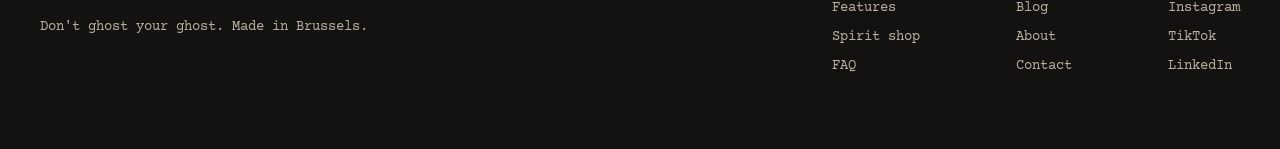
<file: blog/index.html>
<!doctype html>
<html lang="en">
<head>
  <meta charset="utf-8">
  <meta name="viewport" content="width=device-width, initial-scale=1">
  <title>Blog · unghosted</title>
  <meta name="description" content="Care tips, research and rituals for people who live with a ghost.">
  <link rel="icon" href="../assets/favicon.svg" type="image/svg+xml">
  <link rel="preconnect" href="https://fonts.googleapis.com">
  <link rel="preconnect" href="https://fonts.gstatic.com" crossorigin>
  <link href="https://fonts.googleapis.com/css2?family=Courier+Prime:ital,wght@0,400;0,700;1,400&family=Special+Elite&display=swap" rel="stylesheet">
  <link rel="stylesheet" href="../styles.css">
</head>
<body class="is-blog">
  <div class="progress" aria-hidden="true"></div>
  <div class="veil" aria-hidden="true"></div>
  <div class="grain" aria-hidden="true"></div>
  <header class="nav">
    <div class="wrap nav__inner">
      <a href="../index.html" class="logo" data-sound="boo-short"><svg class="logo__mark" viewBox="0 0 24 30" aria-hidden="true"><path fill-rule="evenodd" clip-rule="evenodd" d="M0 11.5385C0 8.47827 1.21566 5.54342 3.37954 3.37954C5.54342 1.21566 8.47827 0 11.5385 0C14.5987 0 17.5335 1.21566 19.6974 3.37954C21.8613 5.54342 23.0769 8.47827 23.0769 11.5385V25.2404C23.0769 25.8142 22.849 26.3645 22.4433 26.7702C22.0375 27.1759 21.4872 27.4038 20.9135 27.4038C20.3397 27.4038 19.7894 27.1759 19.3837 26.7702C18.9779 26.3645 18.75 25.8142 18.75 25.2404C18.75 25.8142 18.5221 26.3645 18.1163 26.7702C17.7106 27.1759 17.1603 27.4038 16.5865 27.4038C16.0128 27.4038 15.4625 27.1759 15.0567 26.7702C14.651 26.3645 14.4231 25.8142 14.4231 25.2404C14.4231 25.8142 14.1951 26.3645 13.7894 26.7702C13.3837 27.1759 12.8334 27.4038 12.2596 27.4038C11.6858 27.4038 11.1355 27.1759 10.7298 26.7702C10.3241 26.3645 10.0962 25.8142 10.0962 25.2404C10.0962 25.8142 9.86822 26.3645 9.46249 26.7702C9.05676 27.1759 8.50648 27.4038 7.93269 27.4038C7.35891 27.4038 6.80862 27.1759 6.40289 26.7702C5.99717 26.3645 5.76923 25.8142 5.76923 25.2404L2.01923 30L0 25.2404V11.5385ZM7.06731 10.8173C7.06731 11.3146 7.20407 11.7915 7.44751 12.1431C7.69094 12.4948 8.02111 12.6923 8.36538 12.6923C8.70966 12.6923 9.03983 12.4948 9.28326 12.1431C9.5267 11.7915 9.66346 11.3146 9.66346 10.8173C9.66346 10.32 9.5267 9.84311 9.28326 9.49148C9.03983 9.13985 8.70966 8.94231 8.36538 8.94231C8.02111 8.94231 7.69094 9.13985 7.44751 9.49148C7.20407 9.84311 7.06731 10.32 7.06731 10.8173ZM13.4135 10.8173C13.4135 11.3146 13.5502 11.7915 13.7937 12.1431C14.0371 12.4948 14.3673 12.6923 14.7115 12.6923C15.0558 12.6923 15.386 12.4948 15.6294 12.1431C15.8729 11.7915 16.0096 11.3146 16.0096 10.8173C16.0096 10.32 15.8729 9.84311 15.6294 9.49148C15.386 9.13985 15.0558 8.94231 14.7115 8.94231C14.3673 8.94231 14.0371 9.13985 13.7937 9.49148C13.5502 9.84311 13.4135 10.32 13.4135 10.8173Z"/></svg><span class="logo__word"><span class="logo__un">un</span>ghosted</span></a>
      <nav class="nav__links" aria-label="Main">
        <a href="../index.html#features">Features</a>
        <a href="../index.html#shop">Spirit shop</a>
        <a href="../blog/index.html" aria-current="page">Blog</a>
        <a href="../index.html#faq">FAQ</a>
      </nav>
      <div class="nav__actions">
        <button class="sound-toggle" type="button" aria-pressed="true" aria-label="Sound on">
          <svg viewBox="0 0 24 24" aria-hidden="true"><path d="M11 5 6 9H3v6h3l5 4V5Z"/><path class="wave" d="M15.5 8.5a5 5 0 0 1 0 7"/><path class="wave" d="M18.5 5.5a9 9 0 0 1 0 13"/><path class="mute" d="m16 9 6 6m0-6-6 6"/></svg>
          <span class="sound-toggle__label">Sound on</span>
        </button>
        <a href="../index.html#download" class="btn btn--rust" data-sound="boo">Download</a>
      </div>
    </div>
  </header>

  <main>
    <section class="blog-hero">
      <div class="wrap">
        <p class="eyebrow reveal">The journal</p>
        <h1 class="display flicker reveal">Notes from<br>the haunted.</h1>
        <p class="lead reveal" style="--d:.1s">Care tips, research and rituals for people who live with a ghost. We believe you.</p>
        <div class="chips reveal" style="--d:.2s" role="group" aria-label="Filter posts"><button class="chip is-on" type="button" data-filter="All">All</button><button class="chip" type="button" data-filter="Living with a ghost">Living with a ghost</button><button class="chip" type="button" data-filter="Sleep">Sleep</button><button class="chip" type="button" data-filter="Safety">Safety</button><button class="chip" type="button" data-filter="Grief">Grief</button><button class="chip" type="button" data-filter="Rituals">Rituals</button><button class="chip" type="button" data-filter="Talk">Talk</button></div>
      </div>
    </section>
    <section class="section section--tight">
      <div class="wrap">
        <a class="post-card post-card--big reveal" href="talking-to-your-ghost.html" data-cat="Talk" data-sound="whisper">
  <span class="post-card__img"><img src="../assets/shop-ouija.jpg" alt="Hands on a planchette over a Ouija board, night vision" loading="lazy"></span>
  <span class="post-card__body">
    <span class="post-card__meta">Talk · 5 min</span>
    <span class="post-card__title">How to talk to your ghost (politely)</span>
    <span class="post-card__dek">Ouija, voice recordings, letters. A few house rules make every conversation calmer, for both of you.</span>
    <span class="link">Read <span aria-hidden="true">→</span></span>
  </span>
</a>
        <div class="post-grid">
          <a class="post-card reveal" href="the-ghost-diary.html" data-cat="Rituals" data-sound="whisper">
  <span class="post-card__img"><img src="../assets/print-toilet.png" alt="Found photo: a ghost in a sheet reading comics on the toilet" loading="lazy"></span>
  <span class="post-card__body">
    <span class="post-card__meta">Rituals · 4 min</span>
    <span class="post-card__title">The ghost diary: one minute a day</span>
    <span class="post-card__dek">Vague dread is hard to live with. A pattern is not. Why we ask you to write one line every evening.</span>
    <span class="link">Read <span aria-hidden="true">→</span></span>
  </span>
</a><a class="post-card reveal" href="when-it-feels-like-someone-you-lost.html" data-cat="Grief" data-sound="whisper">
  <span class="post-card__img"><img src="../assets/shop-candles.jpg" alt="White candles and flowers on a wooden table in the evening" loading="lazy"></span>
  <span class="post-card__body">
    <span class="post-card__meta">Grief · 5 min</span>
    <span class="post-card__title">When it feels like someone you lost</span>
    <span class="post-card__dek">Sensing a loved one after they die is common. For most people it is a comfort, and staying connected can be part of healthy grief.</span>
    <span class="link">Read <span aria-hidden="true">→</span></span>
  </span>
</a><a class="post-card reveal" href="check-the-boiler-first.html" data-cat="Safety" data-sound="whisper">
  <span class="post-card__img"><img src="../assets/blog-yard.jpg" alt="Night photo of three people in a dark yard, a circled shape between them" loading="lazy"></span>
  <span class="post-card__body">
    <span class="post-card__meta">Safety · 6 min</span>
    <span class="post-card__title">Before you call a medium, check the boiler</span>
    <span class="post-card__dek">Most strange houses are just strange houses. One cause can actually hurt you, and it takes five minutes to rule out.</span>
    <span class="link">Read <span aria-hidden="true">→</span></span>
  </span>
</a><a class="post-card reveal" href="why-your-ghost-visits-at-3am.html" data-cat="Sleep" data-sound="whisper">
  <span class="post-card__img"><img src="../assets/blog-nightcam.jpg" alt="Night vision camera still of a dark living room with a pale shape in the doorway" loading="lazy"></span>
  <span class="post-card__body">
    <span class="post-card__meta">Sleep · 5 min</span>
    <span class="post-card__title">Why your ghost visits at 3 am</span>
    <span class="post-card__dek">You wake up, you can&#x27;t move, and something is in the room. Here is what is going on, and what helps.</span>
    <span class="link">Read <span aria-hidden="true">→</span></span>
  </span>
</a><a class="post-card reveal" href="you-are-not-the-only-one.html" data-cat="Living with a ghost" data-sound="whisper">
  <span class="post-card__img"><img src="../assets/blog-cart.jpg" alt="Found photo: a ghost in a sheet and white heels pushing a shopping cart" loading="lazy"></span>
  <span class="post-card__body">
    <span class="post-card__meta">Living with a ghost · 4 min</span>
    <span class="post-card__title">1 in 6 homes. You are not the only one.</span>
    <span class="post-card__dek">Most people who live with a ghost never tell anyone. The numbers say they should.</span>
    <span class="link">Read <span aria-hidden="true">→</span></span>
  </span>
</a>
        </div>
      </div>
    </section>
  </main>

  <section class="section">
    <div class="wrap">
      <div class="cta reveal">
        <h2 class="display display--cta flicker">Your ghost is waiting.</h2>
        <p class="sub">Download unghosted. Free to start.</p>
        <div class="store-buttons store-buttons--center">
          <a href="../index.html#download" class="btn btn--rust" data-sound="boo">App Store</a>
          <a href="../index.html#download" class="btn btn--ghost" data-sound="boo">Google Play</a>
        </div>
      </div>
    </div>
  </section>
  <footer class="footer">
    <div class="wrap footer__inner">
      <div>
        <a href="../index.html" class="logo logo--footer" data-sound="boo-short"><svg class="logo__mark" viewBox="0 0 24 30" aria-hidden="true"><path fill-rule="evenodd" clip-rule="evenodd" d="M0 11.5385C0 8.47827 1.21566 5.54342 3.37954 3.37954C5.54342 1.21566 8.47827 0 11.5385 0C14.5987 0 17.5335 1.21566 19.6974 3.37954C21.8613 5.54342 23.0769 8.47827 23.0769 11.5385V25.2404C23.0769 25.8142 22.849 26.3645 22.4433 26.7702C22.0375 27.1759 21.4872 27.4038 20.9135 27.4038C20.3397 27.4038 19.7894 27.1759 19.3837 26.7702C18.9779 26.3645 18.75 25.8142 18.75 25.2404C18.75 25.8142 18.5221 26.3645 18.1163 26.7702C17.7106 27.1759 17.1603 27.4038 16.5865 27.4038C16.0128 27.4038 15.4625 27.1759 15.0567 26.7702C14.651 26.3645 14.4231 25.8142 14.4231 25.2404C14.4231 25.8142 14.1951 26.3645 13.7894 26.7702C13.3837 27.1759 12.8334 27.4038 12.2596 27.4038C11.6858 27.4038 11.1355 27.1759 10.7298 26.7702C10.3241 26.3645 10.0962 25.8142 10.0962 25.2404C10.0962 25.8142 9.86822 26.3645 9.46249 26.7702C9.05676 27.1759 8.50648 27.4038 7.93269 27.4038C7.35891 27.4038 6.80862 27.1759 6.40289 26.7702C5.99717 26.3645 5.76923 25.8142 5.76923 25.2404L2.01923 30L0 25.2404V11.5385ZM7.06731 10.8173C7.06731 11.3146 7.20407 11.7915 7.44751 12.1431C7.69094 12.4948 8.02111 12.6923 8.36538 12.6923C8.70966 12.6923 9.03983 12.4948 9.28326 12.1431C9.5267 11.7915 9.66346 11.3146 9.66346 10.8173C9.66346 10.32 9.5267 9.84311 9.28326 9.49148C9.03983 9.13985 8.70966 8.94231 8.36538 8.94231C8.02111 8.94231 7.69094 9.13985 7.44751 9.49148C7.20407 9.84311 7.06731 10.32 7.06731 10.8173ZM13.4135 10.8173C13.4135 11.3146 13.5502 11.7915 13.7937 12.1431C14.0371 12.4948 14.3673 12.6923 14.7115 12.6923C15.0558 12.6923 15.386 12.4948 15.6294 12.1431C15.8729 11.7915 16.0096 11.3146 16.0096 10.8173C16.0096 10.32 15.8729 9.84311 15.6294 9.49148C15.386 9.13985 15.0558 8.94231 14.7115 8.94231C14.3673 8.94231 14.0371 9.13985 13.7937 9.49148C13.5502 9.84311 13.4135 10.32 13.4135 10.8173Z"/></svg><span class="logo__word"><span class="logo__un">un</span>ghosted</span></a>
        <p class="footer__tag">Don't ghost your ghost. Made in Brussels.</p>
      </div>
      <div class="footer__cols">
        <div><h4>Product</h4><a href="../index.html#features">Features</a><a href="../index.html#shop">Spirit shop</a><a href="../index.html#faq">FAQ</a></div>
        <div><h4>Company</h4><a href="../blog/index.html">Blog</a><a href="#">About</a><a href="#">Contact</a></div>
        <div><h4>Follow</h4><a href="#">Instagram</a><a href="#">TikTok</a><a href="#">LinkedIn</a></div>
      </div>
    </div>
  </footer>
  <div class="toast" role="status" aria-live="polite">Click anywhere to wake the house. <span>Sound on</span></div>
  <script src="../main.js"></script>
</body>
</html>
</file>
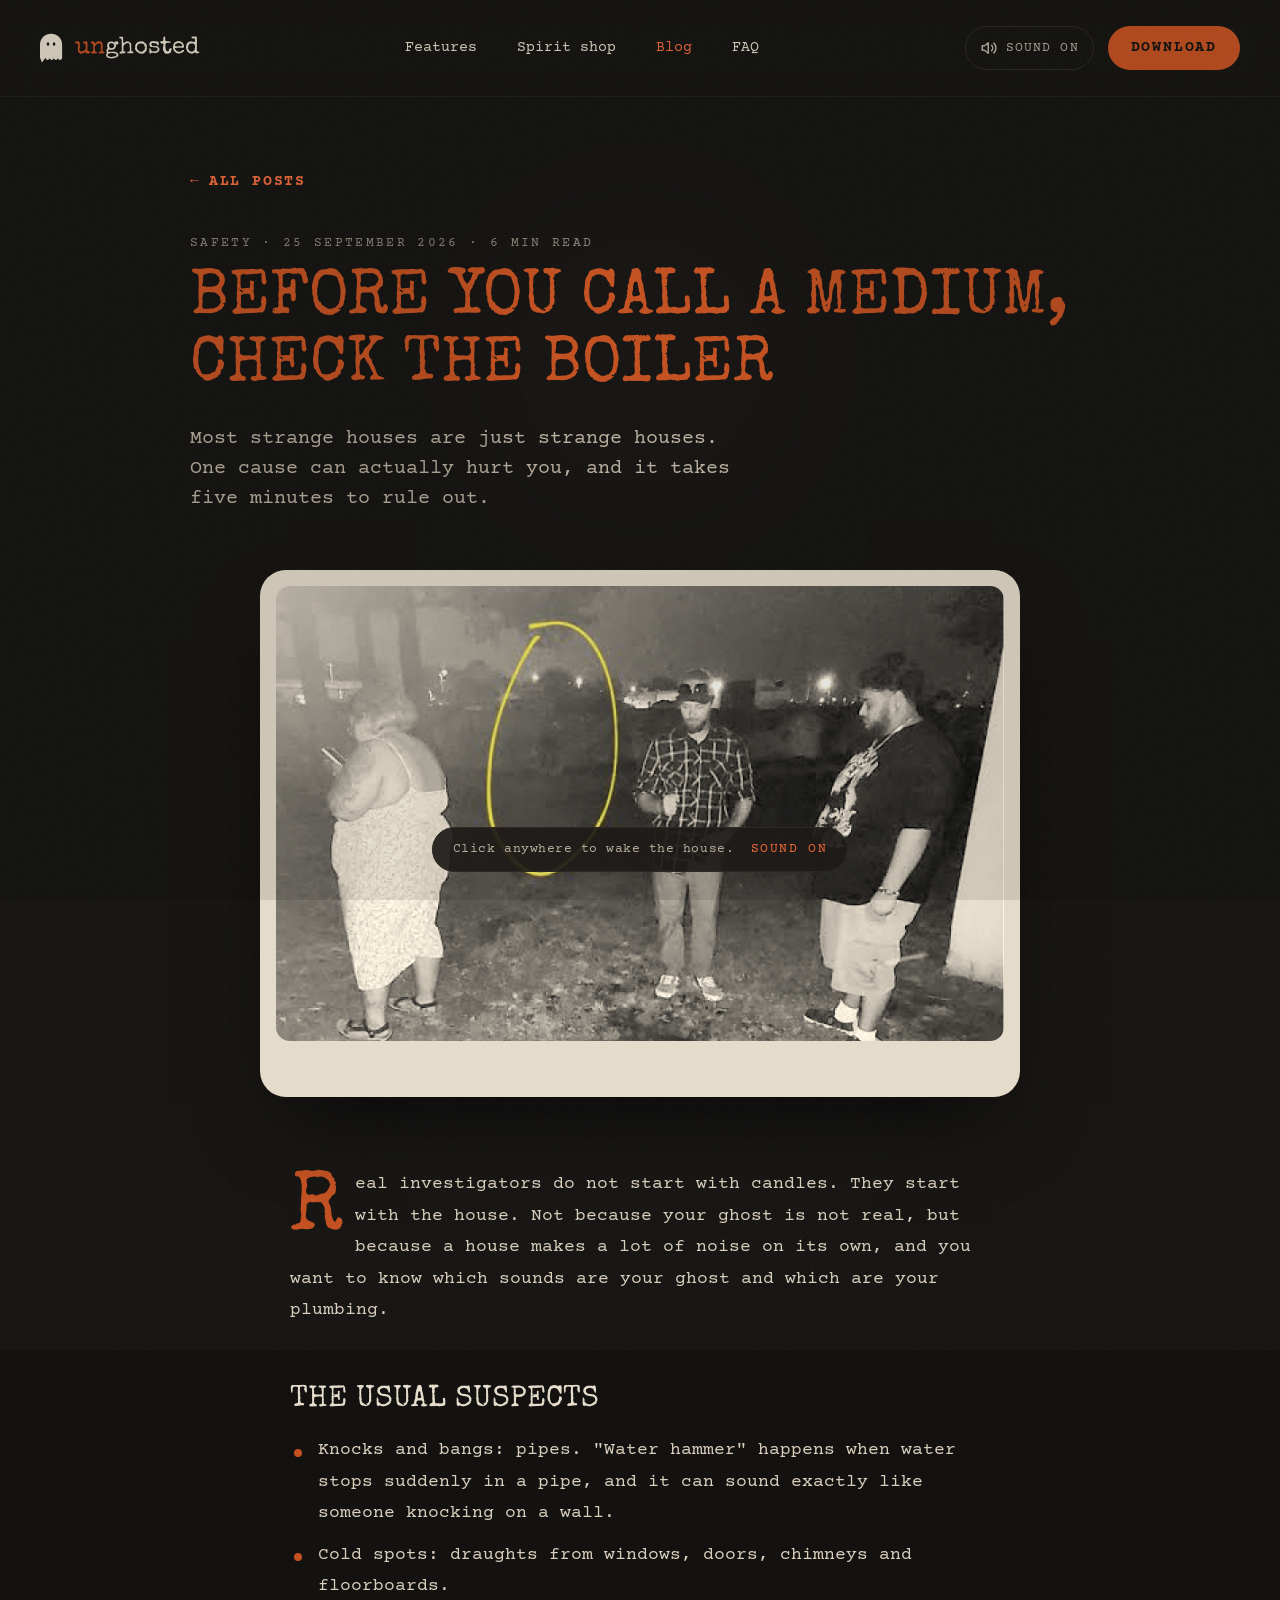
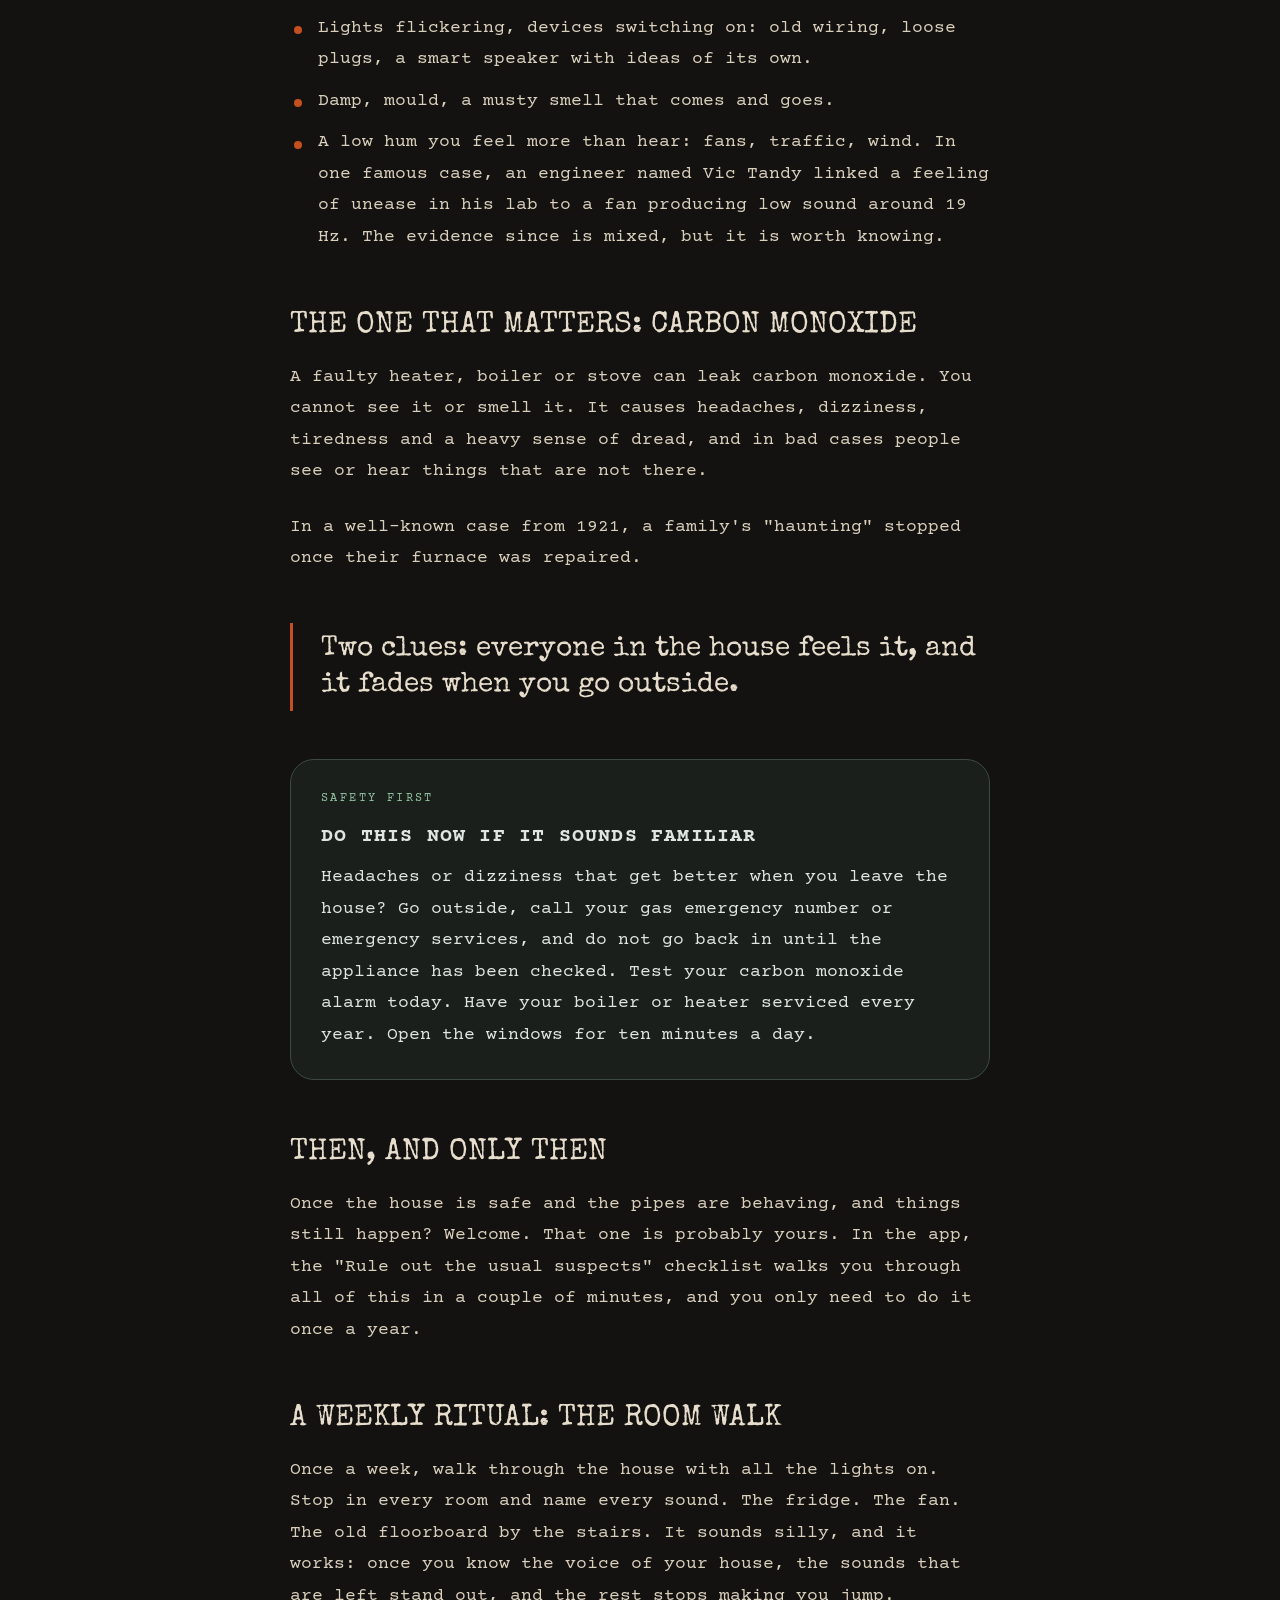
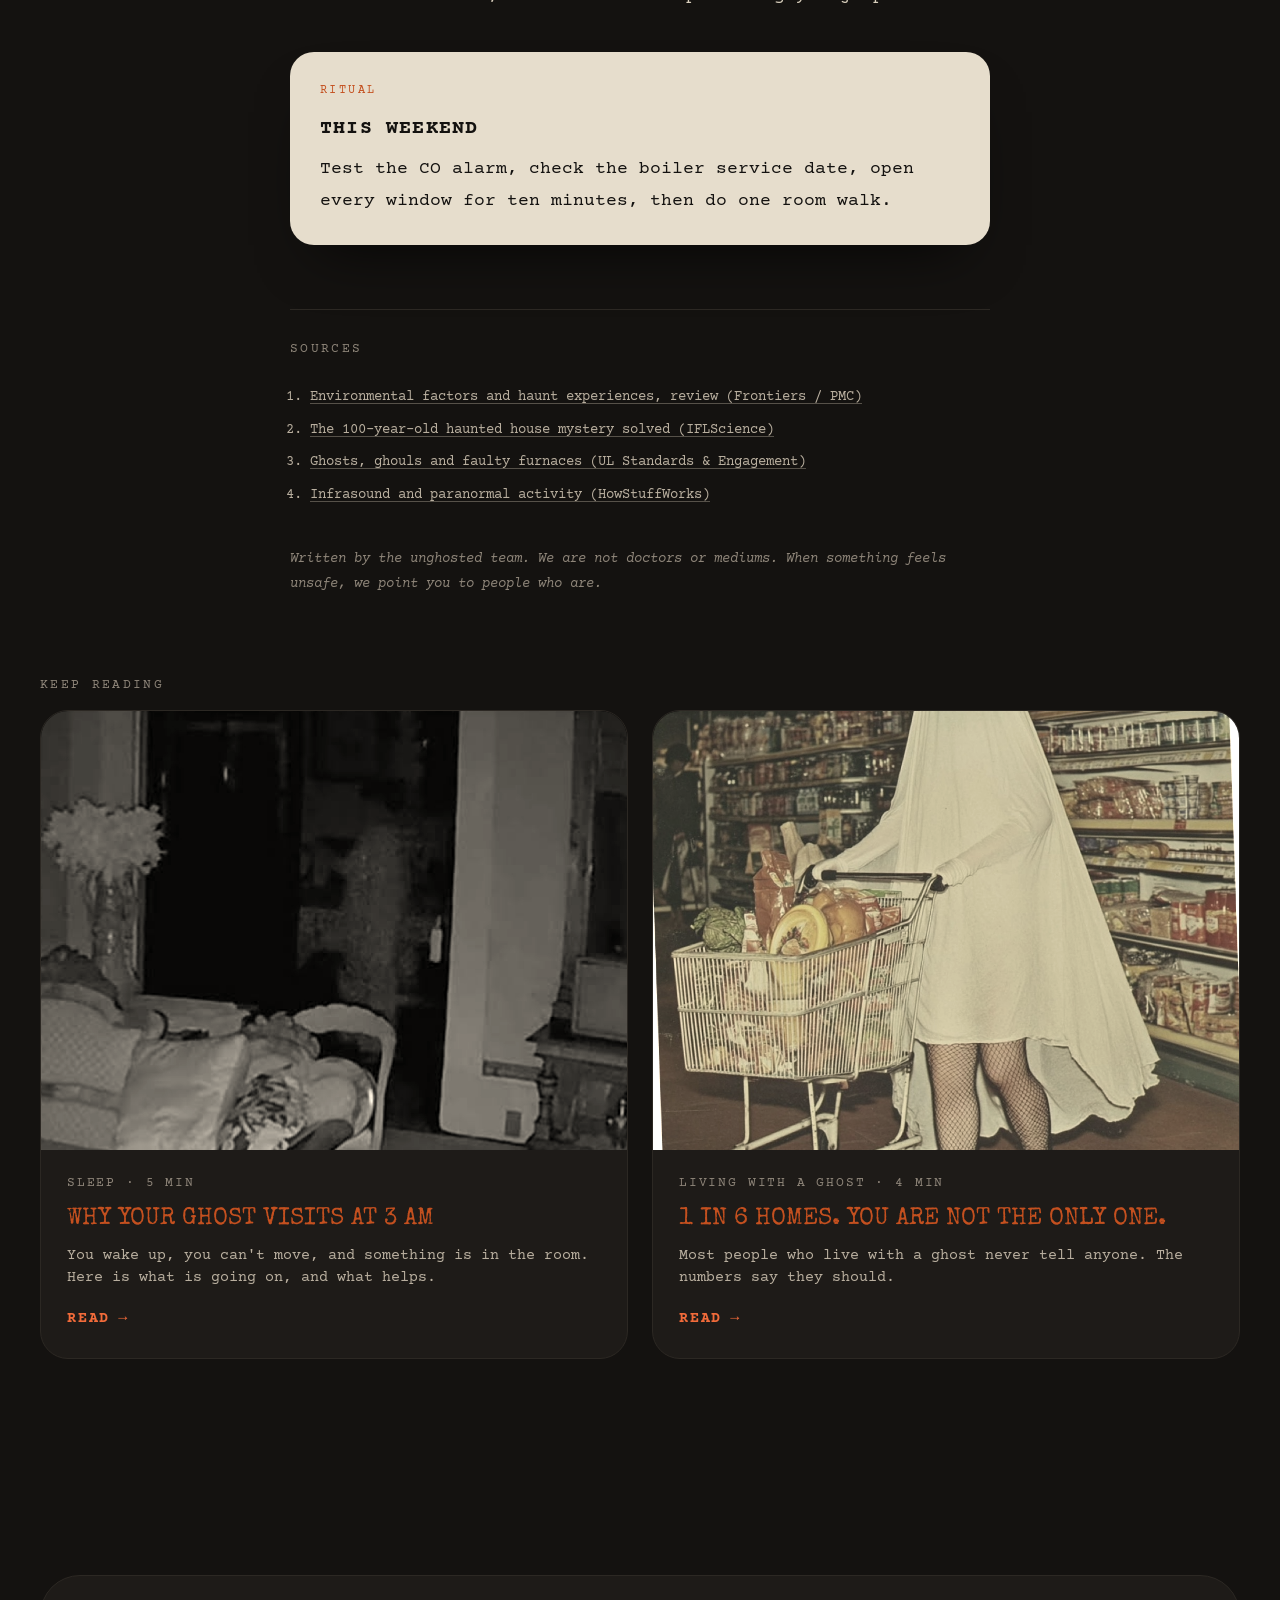
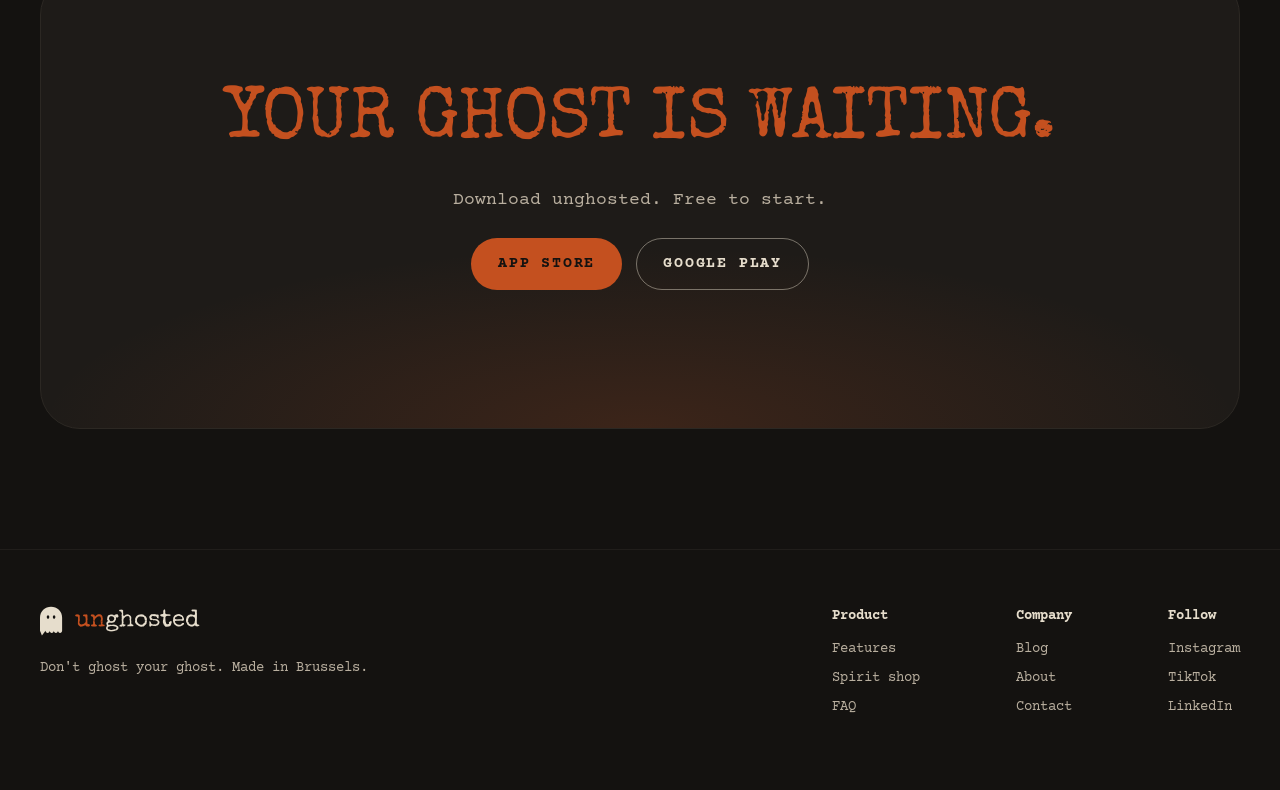
<file: blog/check-the-boiler-first.html>
<!doctype html>
<html lang="en">
<head>
  <meta charset="utf-8">
  <meta name="viewport" content="width=device-width, initial-scale=1">
  <title>Before you call a medium, check the boiler · unghosted</title>
  <meta name="description" content="Most strange houses are just strange houses. One cause can actually hurt you, and it takes five minutes to rule out.">
  <link rel="icon" href="../assets/favicon.svg" type="image/svg+xml">
  <link rel="preconnect" href="https://fonts.googleapis.com">
  <link rel="preconnect" href="https://fonts.gstatic.com" crossorigin>
  <link href="https://fonts.googleapis.com/css2?family=Courier+Prime:ital,wght@0,400;0,700;1,400&family=Special+Elite&display=swap" rel="stylesheet">
  <link rel="stylesheet" href="../styles.css">
</head>
<body class="is-blog">
  <div class="progress" aria-hidden="true"></div>
  <div class="veil" aria-hidden="true"></div>
  <div class="grain" aria-hidden="true"></div>
  <header class="nav">
    <div class="wrap nav__inner">
      <a href="../index.html" class="logo" data-sound="boo-short"><svg class="logo__mark" viewBox="0 0 24 30" aria-hidden="true"><path fill-rule="evenodd" clip-rule="evenodd" d="M0 11.5385C0 8.47827 1.21566 5.54342 3.37954 3.37954C5.54342 1.21566 8.47827 0 11.5385 0C14.5987 0 17.5335 1.21566 19.6974 3.37954C21.8613 5.54342 23.0769 8.47827 23.0769 11.5385V25.2404C23.0769 25.8142 22.849 26.3645 22.4433 26.7702C22.0375 27.1759 21.4872 27.4038 20.9135 27.4038C20.3397 27.4038 19.7894 27.1759 19.3837 26.7702C18.9779 26.3645 18.75 25.8142 18.75 25.2404C18.75 25.8142 18.5221 26.3645 18.1163 26.7702C17.7106 27.1759 17.1603 27.4038 16.5865 27.4038C16.0128 27.4038 15.4625 27.1759 15.0567 26.7702C14.651 26.3645 14.4231 25.8142 14.4231 25.2404C14.4231 25.8142 14.1951 26.3645 13.7894 26.7702C13.3837 27.1759 12.8334 27.4038 12.2596 27.4038C11.6858 27.4038 11.1355 27.1759 10.7298 26.7702C10.3241 26.3645 10.0962 25.8142 10.0962 25.2404C10.0962 25.8142 9.86822 26.3645 9.46249 26.7702C9.05676 27.1759 8.50648 27.4038 7.93269 27.4038C7.35891 27.4038 6.80862 27.1759 6.40289 26.7702C5.99717 26.3645 5.76923 25.8142 5.76923 25.2404L2.01923 30L0 25.2404V11.5385ZM7.06731 10.8173C7.06731 11.3146 7.20407 11.7915 7.44751 12.1431C7.69094 12.4948 8.02111 12.6923 8.36538 12.6923C8.70966 12.6923 9.03983 12.4948 9.28326 12.1431C9.5267 11.7915 9.66346 11.3146 9.66346 10.8173C9.66346 10.32 9.5267 9.84311 9.28326 9.49148C9.03983 9.13985 8.70966 8.94231 8.36538 8.94231C8.02111 8.94231 7.69094 9.13985 7.44751 9.49148C7.20407 9.84311 7.06731 10.32 7.06731 10.8173ZM13.4135 10.8173C13.4135 11.3146 13.5502 11.7915 13.7937 12.1431C14.0371 12.4948 14.3673 12.6923 14.7115 12.6923C15.0558 12.6923 15.386 12.4948 15.6294 12.1431C15.8729 11.7915 16.0096 11.3146 16.0096 10.8173C16.0096 10.32 15.8729 9.84311 15.6294 9.49148C15.386 9.13985 15.0558 8.94231 14.7115 8.94231C14.3673 8.94231 14.0371 9.13985 13.7937 9.49148C13.5502 9.84311 13.4135 10.32 13.4135 10.8173Z"/></svg><span class="logo__word"><span class="logo__un">un</span>ghosted</span></a>
      <nav class="nav__links" aria-label="Main">
        <a href="../index.html#features">Features</a>
        <a href="../index.html#shop">Spirit shop</a>
        <a href="../blog/index.html" aria-current="page">Blog</a>
        <a href="../index.html#faq">FAQ</a>
      </nav>
      <div class="nav__actions">
        <button class="sound-toggle" type="button" aria-pressed="true" aria-label="Sound on">
          <svg viewBox="0 0 24 24" aria-hidden="true"><path d="M11 5 6 9H3v6h3l5 4V5Z"/><path class="wave" d="M15.5 8.5a5 5 0 0 1 0 7"/><path class="wave" d="M18.5 5.5a9 9 0 0 1 0 13"/><path class="mute" d="m16 9 6 6m0-6-6 6"/></svg>
          <span class="sound-toggle__label">Sound on</span>
        </button>
        <a href="../index.html#download" class="btn btn--rust" data-sound="boo">Download</a>
      </div>
    </div>
  </header>

  <main>
    <article class="article">
      <header class="article__head wrap">
        <a class="back link" href="index.html"><span aria-hidden="true">←</span> All posts</a>
        <p class="eyebrow reveal">Safety · 25 September 2026 · 6 min read</p>
        <h1 class="article__title flicker reveal">Before you call a medium, check the boiler</h1>
        <p class="article__dek reveal" style="--d:.1s">Most strange houses are just strange houses. One cause can actually hurt you, and it takes five minutes to rule out.</p>
      </header>
      <figure class="article__cover wrap reveal" style="--d:.15s">
        <div class="print-frame float" data-sound="whisper"><img src="../assets/blog-yard.jpg" alt="Night photo of three people in a dark yard, a circled shape between them"></div>
      </figure>
      <div class="prose">
        <p class="lede">Real investigators do not start with candles. They start with the house. Not because your ghost is not real, but because a house makes a lot of noise on its own, and you want to know which sounds are your ghost and which are your plumbing.</p>
<h2 class="reveal">The usual suspects</h2>
<ul><li>Knocks and bangs: pipes. "Water hammer" happens when water stops suddenly in a pipe, and it can sound exactly like someone knocking on a wall.</li><li>Cold spots: draughts from windows, doors, chimneys and floorboards.</li><li>Lights flickering, devices switching on: old wiring, loose plugs, a smart speaker with ideas of its own.</li><li>Damp, mould, a musty smell that comes and goes.</li><li>A low hum you feel more than hear: fans, traffic, wind. In one famous case, an engineer named Vic Tandy linked a feeling of unease in his lab to a fan producing low sound around 19 Hz. The evidence since is mixed, but it is worth knowing.</li></ul>
<h2 class="reveal">The one that matters: carbon monoxide</h2>
<p>A faulty heater, boiler or stove can leak carbon monoxide. You cannot see it or smell it. It causes headaches, dizziness, tiredness and a heavy sense of dread, and in bad cases people see or hear things that are not there.</p>
<p>In a well-known case from 1921, a family's "haunting" stopped once their furnace was repaired.</p>
<blockquote class="pull reveal"><p>Two clues: everyone in the house feels it, and it fades when you go outside.</p></blockquote>
<aside class="callout callout--safety reveal"><p class="callout__label">Safety first</p><h3>Do this now if it sounds familiar</h3><p>Headaches or dizziness that get better when you leave the house? Go outside, call your gas emergency number or emergency services, and do not go back in until the appliance has been checked. Test your carbon monoxide alarm today. Have your boiler or heater serviced every year. Open the windows for ten minutes a day.</p></aside>
<h2 class="reveal">Then, and only then</h2>
<p>Once the house is safe and the pipes are behaving, and things still happen? Welcome. That one is probably yours. In the app, the "Rule out the usual suspects" checklist walks you through all of this in a couple of minutes, and you only need to do it once a year.</p>
<h2 class="reveal">A weekly ritual: the room walk</h2>
<p>Once a week, walk through the house with all the lights on. Stop in every room and name every sound. The fridge. The fan. The old floorboard by the stairs. It sounds silly, and it works: once you know the voice of your house, the sounds that are left stand out, and the rest stops making you jump.</p>
<aside class="callout callout--ritual reveal"><p class="callout__label">Ritual</p><h3>This weekend</h3><p>Test the CO alarm, check the boiler service date, open every window for ten minutes, then do one room walk.</p></aside>
        <section class="sources reveal"><p class="eyebrow">Sources</p><ol><li><a href="https://pmc.ncbi.nlm.nih.gov/articles/PMC7304295" target="_blank" rel="noopener">Environmental factors and haunt experiences, review (Frontiers / PMC)</a></li><li><a href="https://www.iflscience.com/health-and-medicine/100yearold-haunted-house-mystery-solved-by-professor-and-ophthalmologist/" target="_blank" rel="noopener">The 100-year-old haunted house mystery solved (IFLScience)</a></li><li><a href="https://ulse.org/ul-standards-engagement/carbon-monoxide-safety/ghosts-ghouls-and-faulty-furnaces-these-things-go" target="_blank" rel="noopener">Ghosts, ghouls and faulty furnaces (UL Standards &amp; Engagement)</a></li><li><a href="https://science.howstuffworks.com/science-vs-myth/extrasensory-perceptions/infrasound-paranormal-activity.htm" target="_blank" rel="noopener">Infrasound and paranormal activity (HowStuffWorks)</a></li></ol></section>
        <p class="byline reveal">Written by the unghosted team. We are not doctors or mediums. When something feels unsafe, we point you to people who are.</p>
      </div>
    </article>
    <section class="section section--tight">
      <div class="wrap">
        <p class="eyebrow">Keep reading</p>
        <div class="post-grid post-grid--2"><a class="post-card reveal" href="why-your-ghost-visits-at-3am.html" data-cat="Sleep" data-sound="whisper">
  <span class="post-card__img"><img src="../assets/blog-nightcam.jpg" alt="Night vision camera still of a dark living room with a pale shape in the doorway" loading="lazy"></span>
  <span class="post-card__body">
    <span class="post-card__meta">Sleep · 5 min</span>
    <span class="post-card__title">Why your ghost visits at 3 am</span>
    <span class="post-card__dek">You wake up, you can&#x27;t move, and something is in the room. Here is what is going on, and what helps.</span>
    <span class="link">Read <span aria-hidden="true">→</span></span>
  </span>
</a><a class="post-card reveal" href="you-are-not-the-only-one.html" data-cat="Living with a ghost" data-sound="whisper">
  <span class="post-card__img"><img src="../assets/blog-cart.jpg" alt="Found photo: a ghost in a sheet and white heels pushing a shopping cart" loading="lazy"></span>
  <span class="post-card__body">
    <span class="post-card__meta">Living with a ghost · 4 min</span>
    <span class="post-card__title">1 in 6 homes. You are not the only one.</span>
    <span class="post-card__dek">Most people who live with a ghost never tell anyone. The numbers say they should.</span>
    <span class="link">Read <span aria-hidden="true">→</span></span>
  </span>
</a></div>
      </div>
    </section>
  </main>

  <section class="section">
    <div class="wrap">
      <div class="cta reveal">
        <h2 class="display display--cta flicker">Your ghost is waiting.</h2>
        <p class="sub">Download unghosted. Free to start.</p>
        <div class="store-buttons store-buttons--center">
          <a href="../index.html#download" class="btn btn--rust" data-sound="boo">App Store</a>
          <a href="../index.html#download" class="btn btn--ghost" data-sound="boo">Google Play</a>
        </div>
      </div>
    </div>
  </section>
  <footer class="footer">
    <div class="wrap footer__inner">
      <div>
        <a href="../index.html" class="logo logo--footer" data-sound="boo-short"><svg class="logo__mark" viewBox="0 0 24 30" aria-hidden="true"><path fill-rule="evenodd" clip-rule="evenodd" d="M0 11.5385C0 8.47827 1.21566 5.54342 3.37954 3.37954C5.54342 1.21566 8.47827 0 11.5385 0C14.5987 0 17.5335 1.21566 19.6974 3.37954C21.8613 5.54342 23.0769 8.47827 23.0769 11.5385V25.2404C23.0769 25.8142 22.849 26.3645 22.4433 26.7702C22.0375 27.1759 21.4872 27.4038 20.9135 27.4038C20.3397 27.4038 19.7894 27.1759 19.3837 26.7702C18.9779 26.3645 18.75 25.8142 18.75 25.2404C18.75 25.8142 18.5221 26.3645 18.1163 26.7702C17.7106 27.1759 17.1603 27.4038 16.5865 27.4038C16.0128 27.4038 15.4625 27.1759 15.0567 26.7702C14.651 26.3645 14.4231 25.8142 14.4231 25.2404C14.4231 25.8142 14.1951 26.3645 13.7894 26.7702C13.3837 27.1759 12.8334 27.4038 12.2596 27.4038C11.6858 27.4038 11.1355 27.1759 10.7298 26.7702C10.3241 26.3645 10.0962 25.8142 10.0962 25.2404C10.0962 25.8142 9.86822 26.3645 9.46249 26.7702C9.05676 27.1759 8.50648 27.4038 7.93269 27.4038C7.35891 27.4038 6.80862 27.1759 6.40289 26.7702C5.99717 26.3645 5.76923 25.8142 5.76923 25.2404L2.01923 30L0 25.2404V11.5385ZM7.06731 10.8173C7.06731 11.3146 7.20407 11.7915 7.44751 12.1431C7.69094 12.4948 8.02111 12.6923 8.36538 12.6923C8.70966 12.6923 9.03983 12.4948 9.28326 12.1431C9.5267 11.7915 9.66346 11.3146 9.66346 10.8173C9.66346 10.32 9.5267 9.84311 9.28326 9.49148C9.03983 9.13985 8.70966 8.94231 8.36538 8.94231C8.02111 8.94231 7.69094 9.13985 7.44751 9.49148C7.20407 9.84311 7.06731 10.32 7.06731 10.8173ZM13.4135 10.8173C13.4135 11.3146 13.5502 11.7915 13.7937 12.1431C14.0371 12.4948 14.3673 12.6923 14.7115 12.6923C15.0558 12.6923 15.386 12.4948 15.6294 12.1431C15.8729 11.7915 16.0096 11.3146 16.0096 10.8173C16.0096 10.32 15.8729 9.84311 15.6294 9.49148C15.386 9.13985 15.0558 8.94231 14.7115 8.94231C14.3673 8.94231 14.0371 9.13985 13.7937 9.49148C13.5502 9.84311 13.4135 10.32 13.4135 10.8173Z"/></svg><span class="logo__word"><span class="logo__un">un</span>ghosted</span></a>
        <p class="footer__tag">Don't ghost your ghost. Made in Brussels.</p>
      </div>
      <div class="footer__cols">
        <div><h4>Product</h4><a href="../index.html#features">Features</a><a href="../index.html#shop">Spirit shop</a><a href="../index.html#faq">FAQ</a></div>
        <div><h4>Company</h4><a href="../blog/index.html">Blog</a><a href="#">About</a><a href="#">Contact</a></div>
        <div><h4>Follow</h4><a href="#">Instagram</a><a href="#">TikTok</a><a href="#">LinkedIn</a></div>
      </div>
    </div>
  </footer>
  <div class="toast" role="status" aria-live="polite">Click anywhere to wake the house. <span>Sound on</span></div>
  <script src="../main.js"></script>
</body>
</html>
</file>
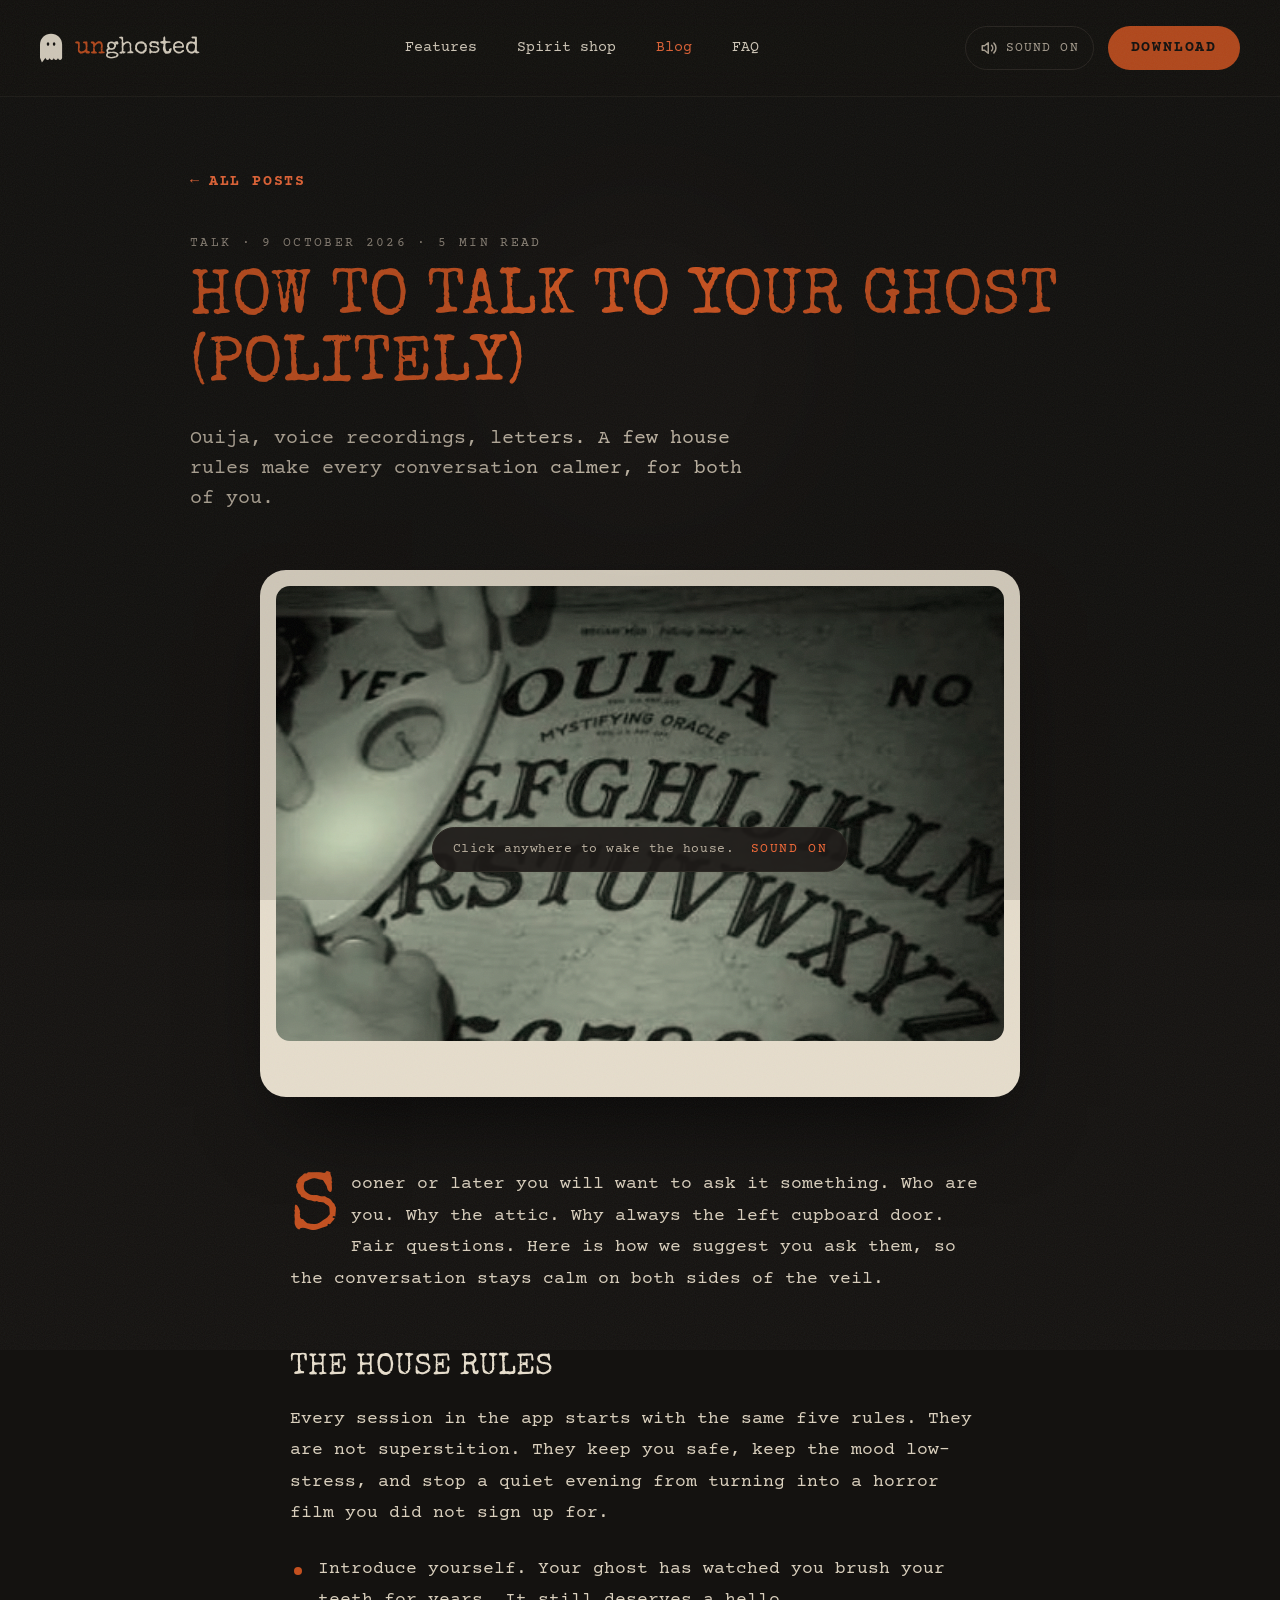
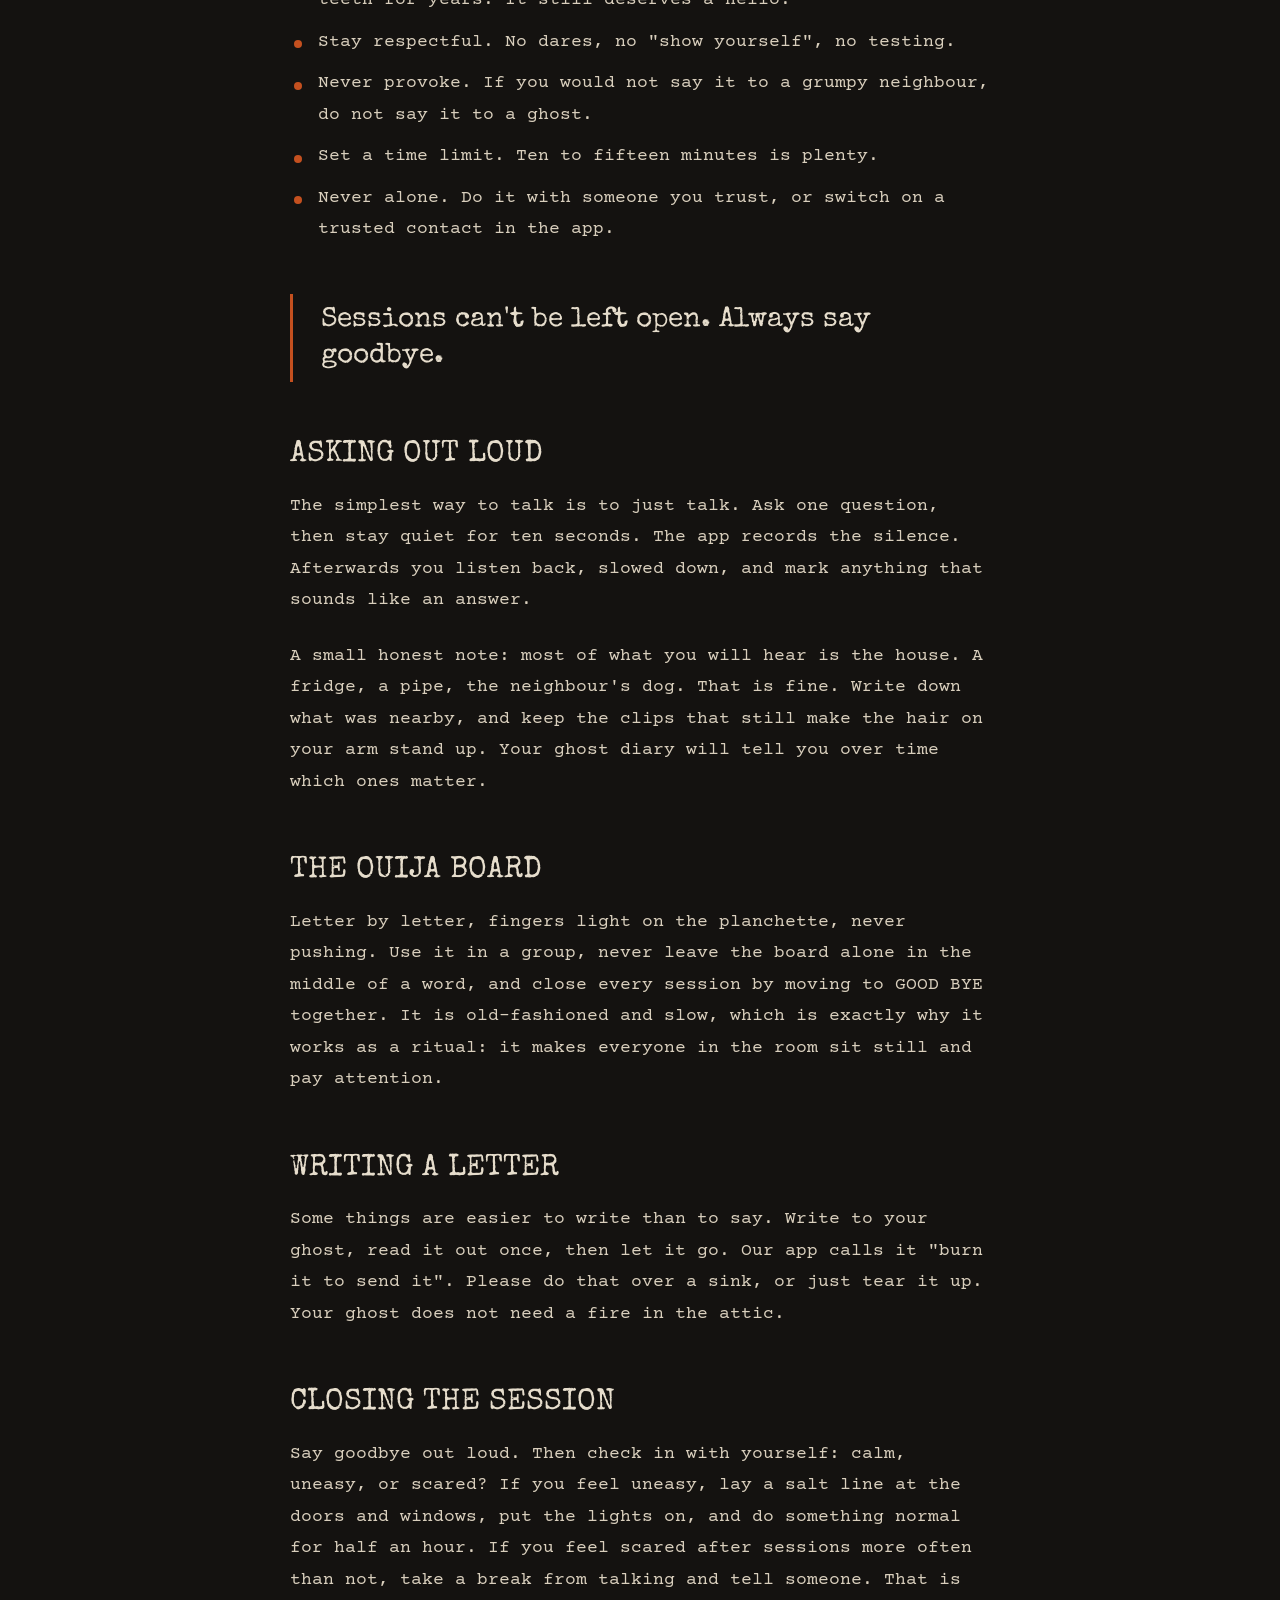
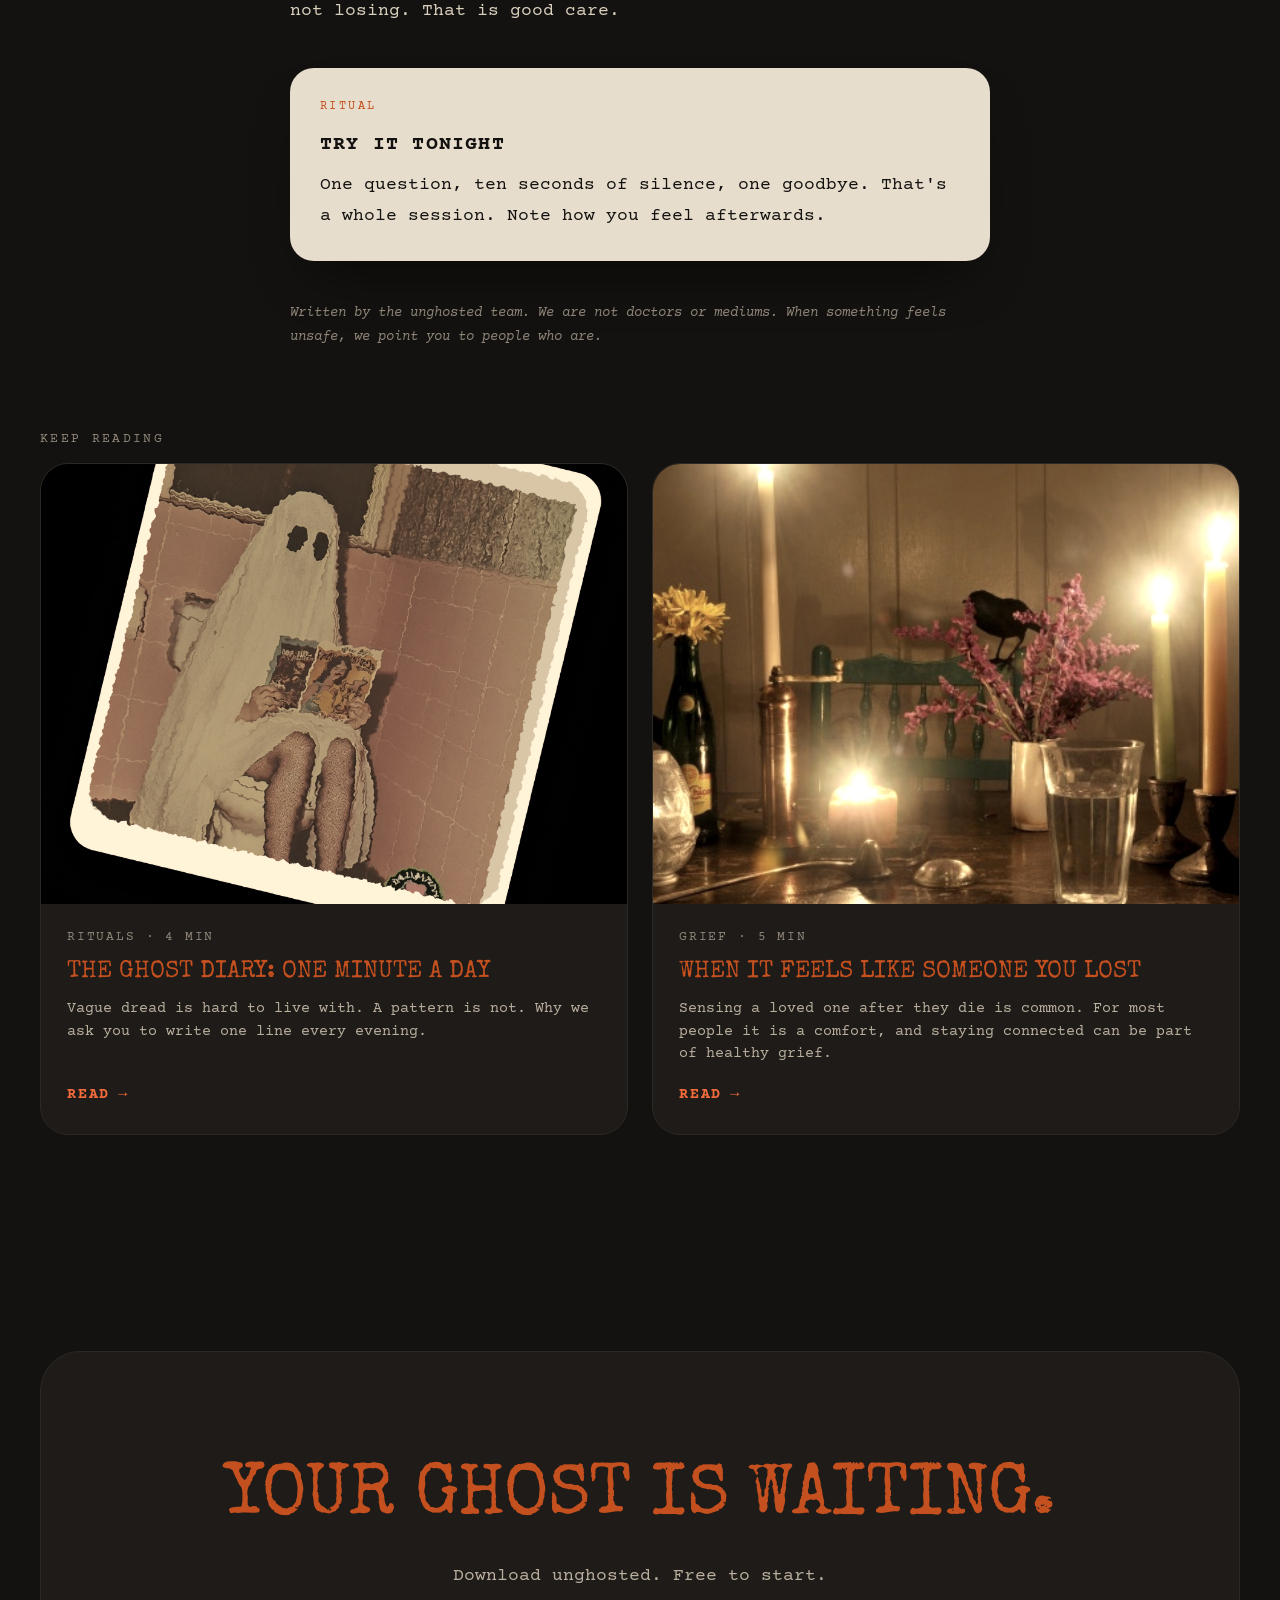
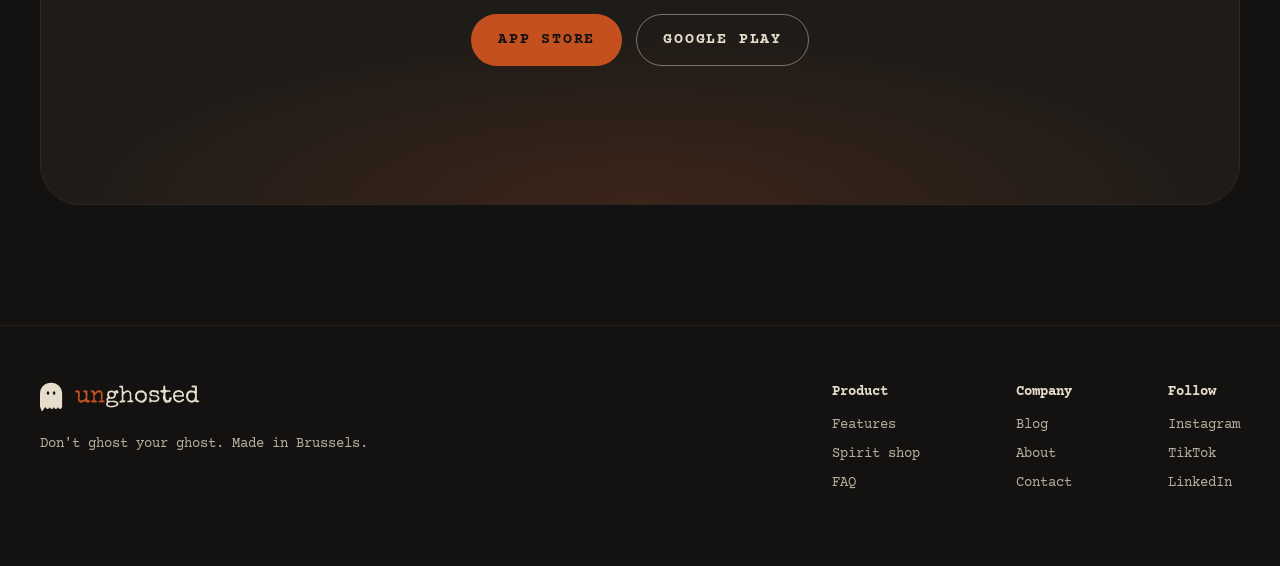
<file: blog/talking-to-your-ghost.html>
<!doctype html>
<html lang="en">
<head>
  <meta charset="utf-8">
  <meta name="viewport" content="width=device-width, initial-scale=1">
  <title>How to talk to your ghost (politely) · unghosted</title>
  <meta name="description" content="Ouija, voice recordings, letters. A few house rules make every conversation calmer, for both of you.">
  <link rel="icon" href="../assets/favicon.svg" type="image/svg+xml">
  <link rel="preconnect" href="https://fonts.googleapis.com">
  <link rel="preconnect" href="https://fonts.gstatic.com" crossorigin>
  <link href="https://fonts.googleapis.com/css2?family=Courier+Prime:ital,wght@0,400;0,700;1,400&family=Special+Elite&display=swap" rel="stylesheet">
  <link rel="stylesheet" href="../styles.css">
</head>
<body class="is-blog">
  <div class="progress" aria-hidden="true"></div>
  <div class="veil" aria-hidden="true"></div>
  <div class="grain" aria-hidden="true"></div>
  <header class="nav">
    <div class="wrap nav__inner">
      <a href="../index.html" class="logo" data-sound="boo-short"><svg class="logo__mark" viewBox="0 0 24 30" aria-hidden="true"><path fill-rule="evenodd" clip-rule="evenodd" d="M0 11.5385C0 8.47827 1.21566 5.54342 3.37954 3.37954C5.54342 1.21566 8.47827 0 11.5385 0C14.5987 0 17.5335 1.21566 19.6974 3.37954C21.8613 5.54342 23.0769 8.47827 23.0769 11.5385V25.2404C23.0769 25.8142 22.849 26.3645 22.4433 26.7702C22.0375 27.1759 21.4872 27.4038 20.9135 27.4038C20.3397 27.4038 19.7894 27.1759 19.3837 26.7702C18.9779 26.3645 18.75 25.8142 18.75 25.2404C18.75 25.8142 18.5221 26.3645 18.1163 26.7702C17.7106 27.1759 17.1603 27.4038 16.5865 27.4038C16.0128 27.4038 15.4625 27.1759 15.0567 26.7702C14.651 26.3645 14.4231 25.8142 14.4231 25.2404C14.4231 25.8142 14.1951 26.3645 13.7894 26.7702C13.3837 27.1759 12.8334 27.4038 12.2596 27.4038C11.6858 27.4038 11.1355 27.1759 10.7298 26.7702C10.3241 26.3645 10.0962 25.8142 10.0962 25.2404C10.0962 25.8142 9.86822 26.3645 9.46249 26.7702C9.05676 27.1759 8.50648 27.4038 7.93269 27.4038C7.35891 27.4038 6.80862 27.1759 6.40289 26.7702C5.99717 26.3645 5.76923 25.8142 5.76923 25.2404L2.01923 30L0 25.2404V11.5385ZM7.06731 10.8173C7.06731 11.3146 7.20407 11.7915 7.44751 12.1431C7.69094 12.4948 8.02111 12.6923 8.36538 12.6923C8.70966 12.6923 9.03983 12.4948 9.28326 12.1431C9.5267 11.7915 9.66346 11.3146 9.66346 10.8173C9.66346 10.32 9.5267 9.84311 9.28326 9.49148C9.03983 9.13985 8.70966 8.94231 8.36538 8.94231C8.02111 8.94231 7.69094 9.13985 7.44751 9.49148C7.20407 9.84311 7.06731 10.32 7.06731 10.8173ZM13.4135 10.8173C13.4135 11.3146 13.5502 11.7915 13.7937 12.1431C14.0371 12.4948 14.3673 12.6923 14.7115 12.6923C15.0558 12.6923 15.386 12.4948 15.6294 12.1431C15.8729 11.7915 16.0096 11.3146 16.0096 10.8173C16.0096 10.32 15.8729 9.84311 15.6294 9.49148C15.386 9.13985 15.0558 8.94231 14.7115 8.94231C14.3673 8.94231 14.0371 9.13985 13.7937 9.49148C13.5502 9.84311 13.4135 10.32 13.4135 10.8173Z"/></svg><span class="logo__word"><span class="logo__un">un</span>ghosted</span></a>
      <nav class="nav__links" aria-label="Main">
        <a href="../index.html#features">Features</a>
        <a href="../index.html#shop">Spirit shop</a>
        <a href="../blog/index.html" aria-current="page">Blog</a>
        <a href="../index.html#faq">FAQ</a>
      </nav>
      <div class="nav__actions">
        <button class="sound-toggle" type="button" aria-pressed="true" aria-label="Sound on">
          <svg viewBox="0 0 24 24" aria-hidden="true"><path d="M11 5 6 9H3v6h3l5 4V5Z"/><path class="wave" d="M15.5 8.5a5 5 0 0 1 0 7"/><path class="wave" d="M18.5 5.5a9 9 0 0 1 0 13"/><path class="mute" d="m16 9 6 6m0-6-6 6"/></svg>
          <span class="sound-toggle__label">Sound on</span>
        </button>
        <a href="../index.html#download" class="btn btn--rust" data-sound="boo">Download</a>
      </div>
    </div>
  </header>

  <main>
    <article class="article">
      <header class="article__head wrap">
        <a class="back link" href="index.html"><span aria-hidden="true">←</span> All posts</a>
        <p class="eyebrow reveal">Talk · 9 October 2026 · 5 min read</p>
        <h1 class="article__title flicker reveal">How to talk to your ghost (politely)</h1>
        <p class="article__dek reveal" style="--d:.1s">Ouija, voice recordings, letters. A few house rules make every conversation calmer, for both of you.</p>
      </header>
      <figure class="article__cover wrap reveal" style="--d:.15s">
        <div class="print-frame float" data-sound="whisper"><img src="../assets/shop-ouija.jpg" alt="Hands on a planchette over a Ouija board, night vision"></div>
      </figure>
      <div class="prose">
        <p class="lede">Sooner or later you will want to ask it something. Who are you. Why the attic. Why always the left cupboard door. Fair questions. Here is how we suggest you ask them, so the conversation stays calm on both sides of the veil.</p>
<h2 class="reveal">The house rules</h2>
<p>Every session in the app starts with the same five rules. They are not superstition. They keep you safe, keep the mood low-stress, and stop a quiet evening from turning into a horror film you did not sign up for.</p>
<ul><li>Introduce yourself. Your ghost has watched you brush your teeth for years. It still deserves a hello.</li><li>Stay respectful. No dares, no "show yourself", no testing.</li><li>Never provoke. If you would not say it to a grumpy neighbour, do not say it to a ghost.</li><li>Set a time limit. Ten to fifteen minutes is plenty.</li><li>Never alone. Do it with someone you trust, or switch on a trusted contact in the app.</li></ul>
<blockquote class="pull reveal"><p>Sessions can't be left open. Always say goodbye.</p></blockquote>
<h2 class="reveal">Asking out loud</h2>
<p>The simplest way to talk is to just talk. Ask one question, then stay quiet for ten seconds. The app records the silence. Afterwards you listen back, slowed down, and mark anything that sounds like an answer.</p>
<p>A small honest note: most of what you will hear is the house. A fridge, a pipe, the neighbour's dog. That is fine. Write down what was nearby, and keep the clips that still make the hair on your arm stand up. Your ghost diary will tell you over time which ones matter.</p>
<h2 class="reveal">The Ouija board</h2>
<p>Letter by letter, fingers light on the planchette, never pushing. Use it in a group, never leave the board alone in the middle of a word, and close every session by moving to GOOD BYE together. It is old-fashioned and slow, which is exactly why it works as a ritual: it makes everyone in the room sit still and pay attention.</p>
<h2 class="reveal">Writing a letter</h2>
<p>Some things are easier to write than to say. Write to your ghost, read it out once, then let it go. Our app calls it "burn it to send it". Please do that over a sink, or just tear it up. Your ghost does not need a fire in the attic.</p>
<h2 class="reveal">Closing the session</h2>
<p>Say goodbye out loud. Then check in with yourself: calm, uneasy, or scared? If you feel uneasy, lay a salt line at the doors and windows, put the lights on, and do something normal for half an hour. If you feel scared after sessions more often than not, take a break from talking and tell someone. That is not losing. That is good care.</p>
<aside class="callout callout--ritual reveal"><p class="callout__label">Ritual</p><h3>Try it tonight</h3><p>One question, ten seconds of silence, one goodbye. That's a whole session. Note how you feel afterwards.</p></aside>
        
        <p class="byline reveal">Written by the unghosted team. We are not doctors or mediums. When something feels unsafe, we point you to people who are.</p>
      </div>
    </article>
    <section class="section section--tight">
      <div class="wrap">
        <p class="eyebrow">Keep reading</p>
        <div class="post-grid post-grid--2"><a class="post-card reveal" href="the-ghost-diary.html" data-cat="Rituals" data-sound="whisper">
  <span class="post-card__img"><img src="../assets/print-toilet.png" alt="Found photo: a ghost in a sheet reading comics on the toilet" loading="lazy"></span>
  <span class="post-card__body">
    <span class="post-card__meta">Rituals · 4 min</span>
    <span class="post-card__title">The ghost diary: one minute a day</span>
    <span class="post-card__dek">Vague dread is hard to live with. A pattern is not. Why we ask you to write one line every evening.</span>
    <span class="link">Read <span aria-hidden="true">→</span></span>
  </span>
</a><a class="post-card reveal" href="when-it-feels-like-someone-you-lost.html" data-cat="Grief" data-sound="whisper">
  <span class="post-card__img"><img src="../assets/shop-candles.jpg" alt="White candles and flowers on a wooden table in the evening" loading="lazy"></span>
  <span class="post-card__body">
    <span class="post-card__meta">Grief · 5 min</span>
    <span class="post-card__title">When it feels like someone you lost</span>
    <span class="post-card__dek">Sensing a loved one after they die is common. For most people it is a comfort, and staying connected can be part of healthy grief.</span>
    <span class="link">Read <span aria-hidden="true">→</span></span>
  </span>
</a></div>
      </div>
    </section>
  </main>

  <section class="section">
    <div class="wrap">
      <div class="cta reveal">
        <h2 class="display display--cta flicker">Your ghost is waiting.</h2>
        <p class="sub">Download unghosted. Free to start.</p>
        <div class="store-buttons store-buttons--center">
          <a href="../index.html#download" class="btn btn--rust" data-sound="boo">App Store</a>
          <a href="../index.html#download" class="btn btn--ghost" data-sound="boo">Google Play</a>
        </div>
      </div>
    </div>
  </section>
  <footer class="footer">
    <div class="wrap footer__inner">
      <div>
        <a href="../index.html" class="logo logo--footer" data-sound="boo-short"><svg class="logo__mark" viewBox="0 0 24 30" aria-hidden="true"><path fill-rule="evenodd" clip-rule="evenodd" d="M0 11.5385C0 8.47827 1.21566 5.54342 3.37954 3.37954C5.54342 1.21566 8.47827 0 11.5385 0C14.5987 0 17.5335 1.21566 19.6974 3.37954C21.8613 5.54342 23.0769 8.47827 23.0769 11.5385V25.2404C23.0769 25.8142 22.849 26.3645 22.4433 26.7702C22.0375 27.1759 21.4872 27.4038 20.9135 27.4038C20.3397 27.4038 19.7894 27.1759 19.3837 26.7702C18.9779 26.3645 18.75 25.8142 18.75 25.2404C18.75 25.8142 18.5221 26.3645 18.1163 26.7702C17.7106 27.1759 17.1603 27.4038 16.5865 27.4038C16.0128 27.4038 15.4625 27.1759 15.0567 26.7702C14.651 26.3645 14.4231 25.8142 14.4231 25.2404C14.4231 25.8142 14.1951 26.3645 13.7894 26.7702C13.3837 27.1759 12.8334 27.4038 12.2596 27.4038C11.6858 27.4038 11.1355 27.1759 10.7298 26.7702C10.3241 26.3645 10.0962 25.8142 10.0962 25.2404C10.0962 25.8142 9.86822 26.3645 9.46249 26.7702C9.05676 27.1759 8.50648 27.4038 7.93269 27.4038C7.35891 27.4038 6.80862 27.1759 6.40289 26.7702C5.99717 26.3645 5.76923 25.8142 5.76923 25.2404L2.01923 30L0 25.2404V11.5385ZM7.06731 10.8173C7.06731 11.3146 7.20407 11.7915 7.44751 12.1431C7.69094 12.4948 8.02111 12.6923 8.36538 12.6923C8.70966 12.6923 9.03983 12.4948 9.28326 12.1431C9.5267 11.7915 9.66346 11.3146 9.66346 10.8173C9.66346 10.32 9.5267 9.84311 9.28326 9.49148C9.03983 9.13985 8.70966 8.94231 8.36538 8.94231C8.02111 8.94231 7.69094 9.13985 7.44751 9.49148C7.20407 9.84311 7.06731 10.32 7.06731 10.8173ZM13.4135 10.8173C13.4135 11.3146 13.5502 11.7915 13.7937 12.1431C14.0371 12.4948 14.3673 12.6923 14.7115 12.6923C15.0558 12.6923 15.386 12.4948 15.6294 12.1431C15.8729 11.7915 16.0096 11.3146 16.0096 10.8173C16.0096 10.32 15.8729 9.84311 15.6294 9.49148C15.386 9.13985 15.0558 8.94231 14.7115 8.94231C14.3673 8.94231 14.0371 9.13985 13.7937 9.49148C13.5502 9.84311 13.4135 10.32 13.4135 10.8173Z"/></svg><span class="logo__word"><span class="logo__un">un</span>ghosted</span></a>
        <p class="footer__tag">Don't ghost your ghost. Made in Brussels.</p>
      </div>
      <div class="footer__cols">
        <div><h4>Product</h4><a href="../index.html#features">Features</a><a href="../index.html#shop">Spirit shop</a><a href="../index.html#faq">FAQ</a></div>
        <div><h4>Company</h4><a href="../blog/index.html">Blog</a><a href="#">About</a><a href="#">Contact</a></div>
        <div><h4>Follow</h4><a href="#">Instagram</a><a href="#">TikTok</a><a href="#">LinkedIn</a></div>
      </div>
    </div>
  </footer>
  <div class="toast" role="status" aria-live="polite">Click anywhere to wake the house. <span>Sound on</span></div>
  <script src="../main.js"></script>
</body>
</html>
</file>
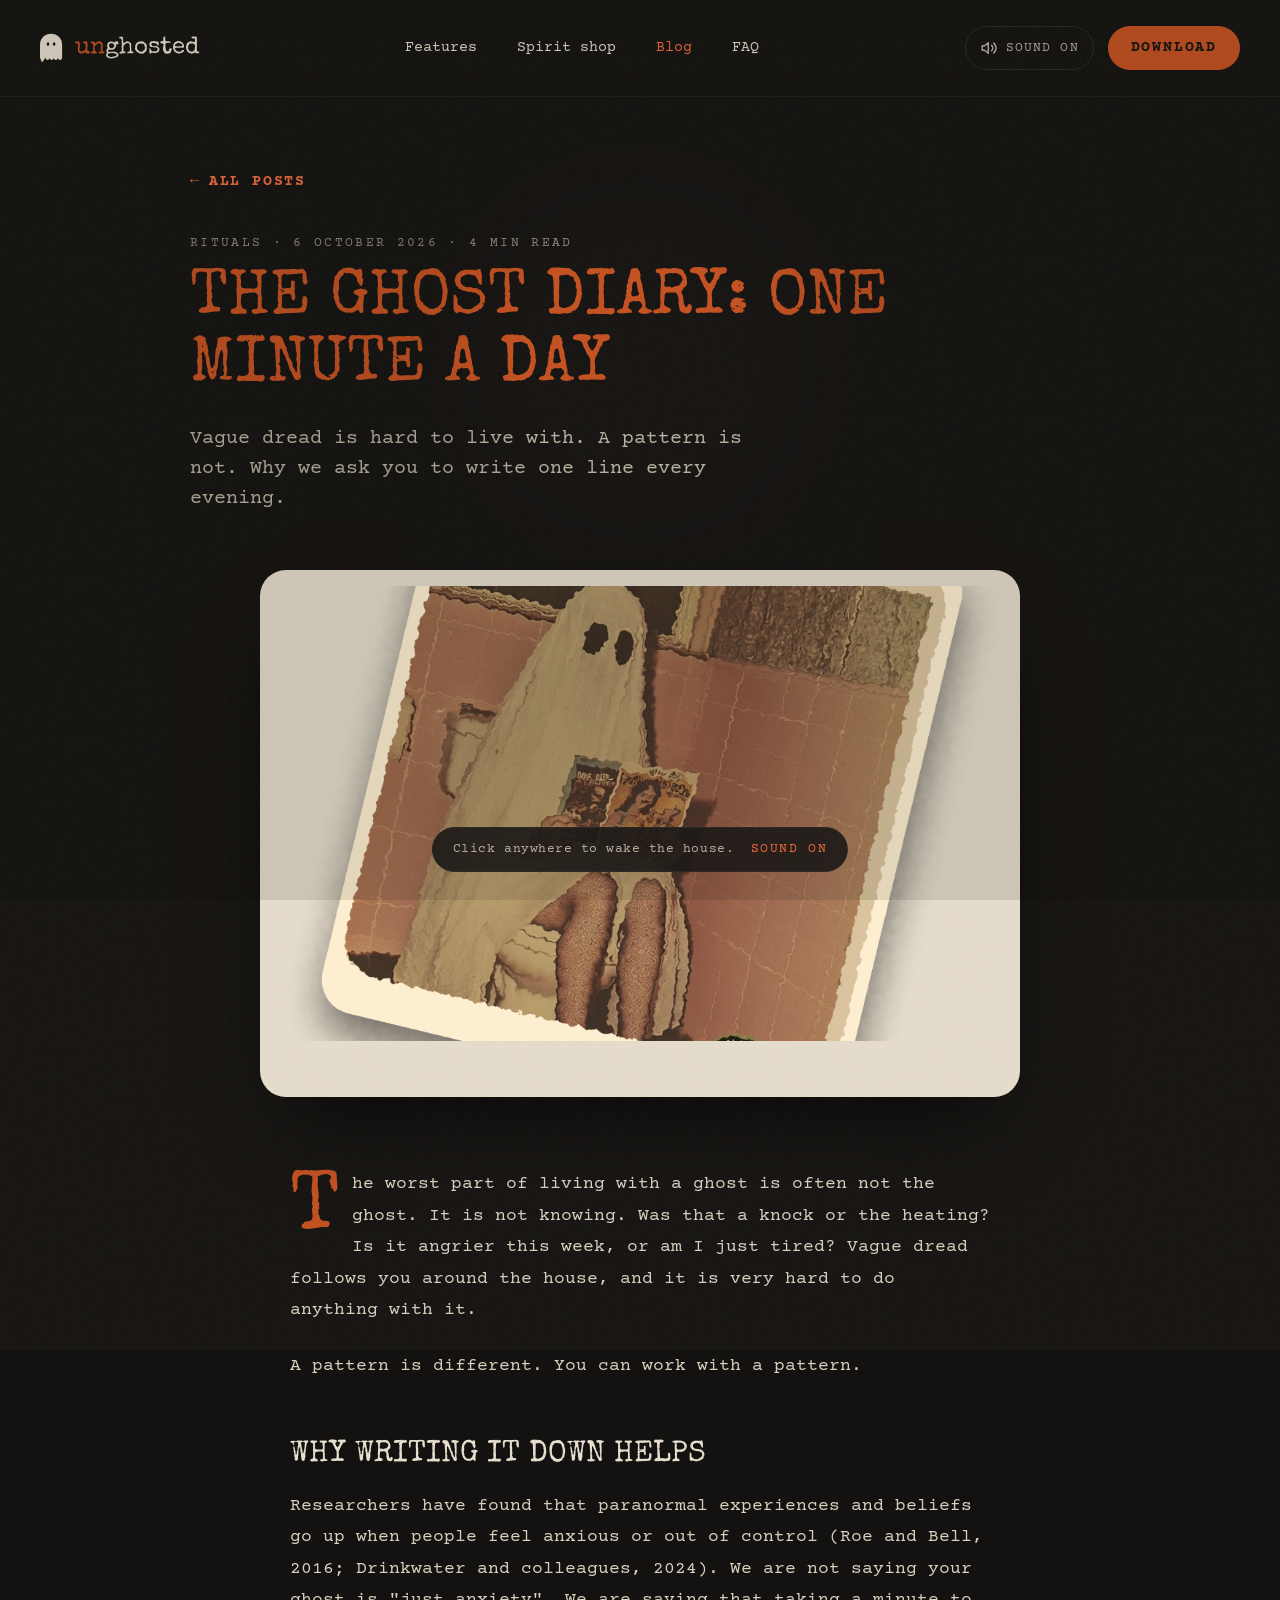
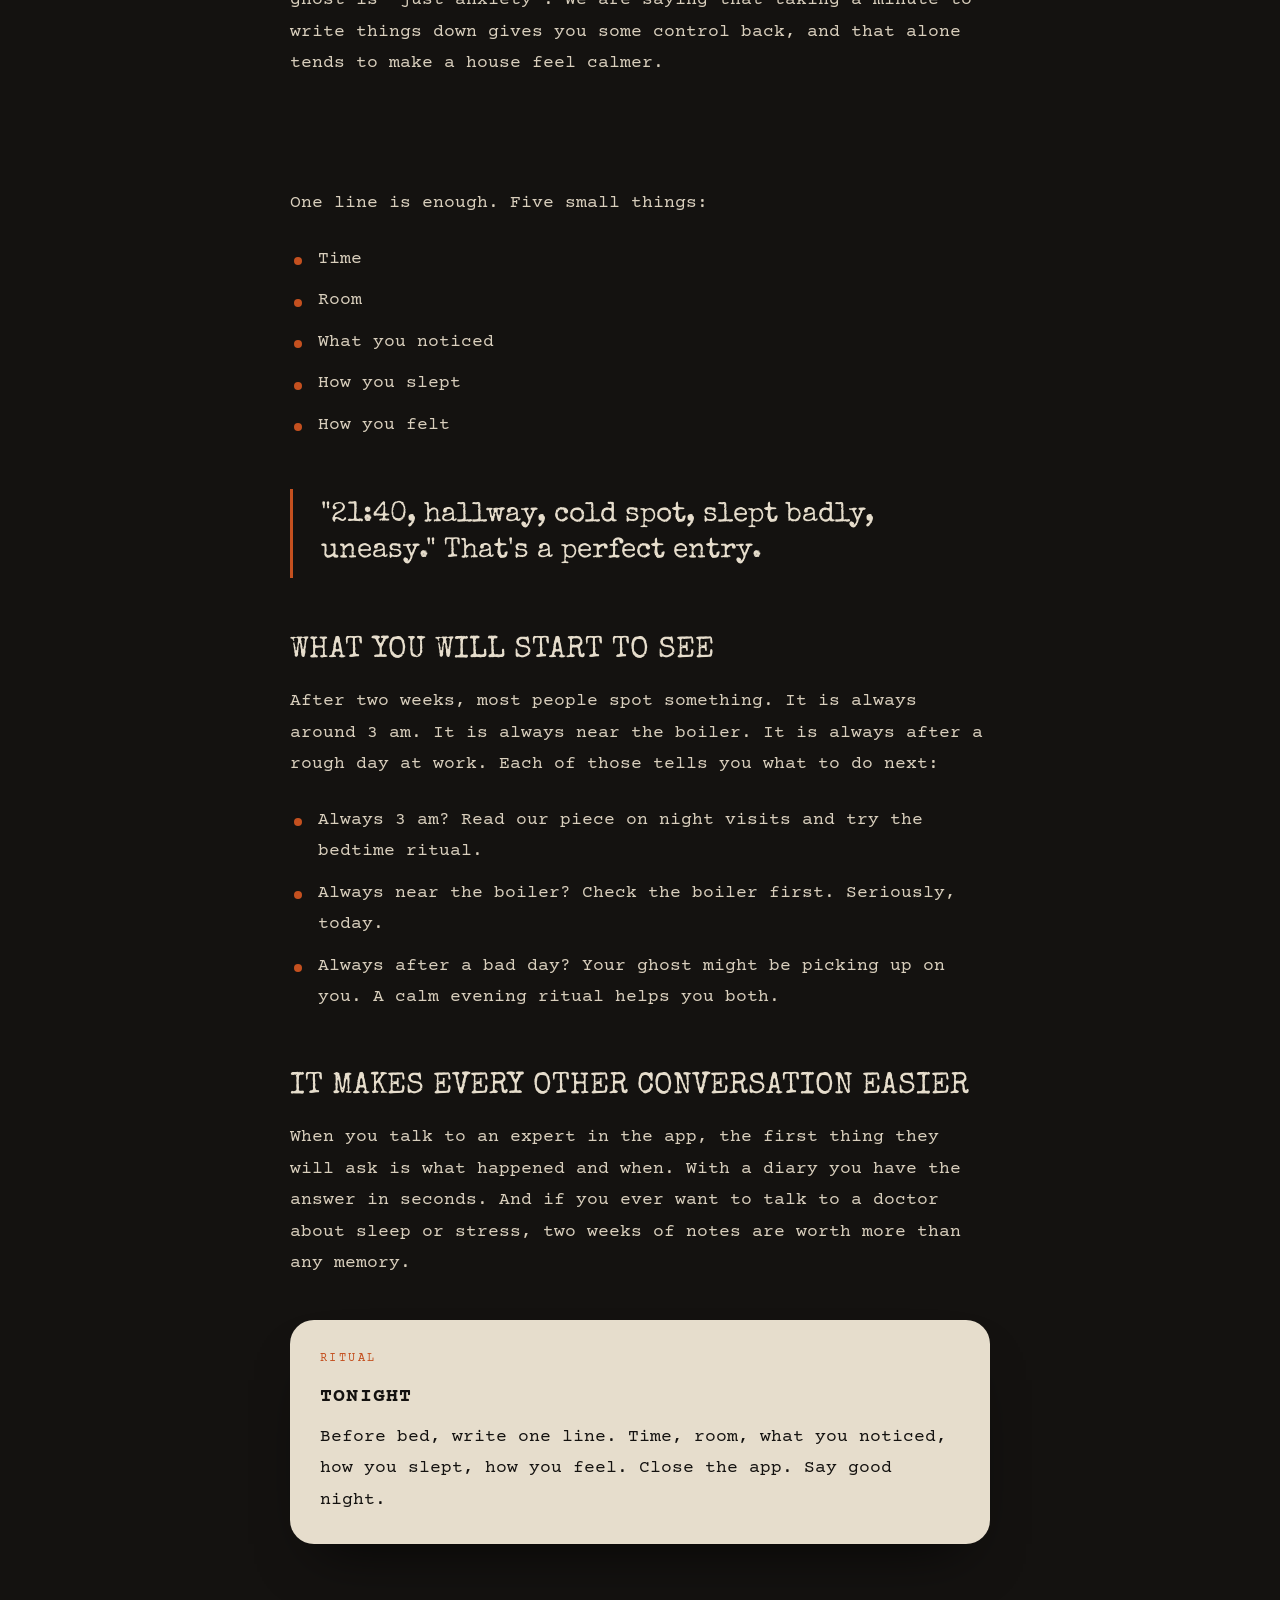
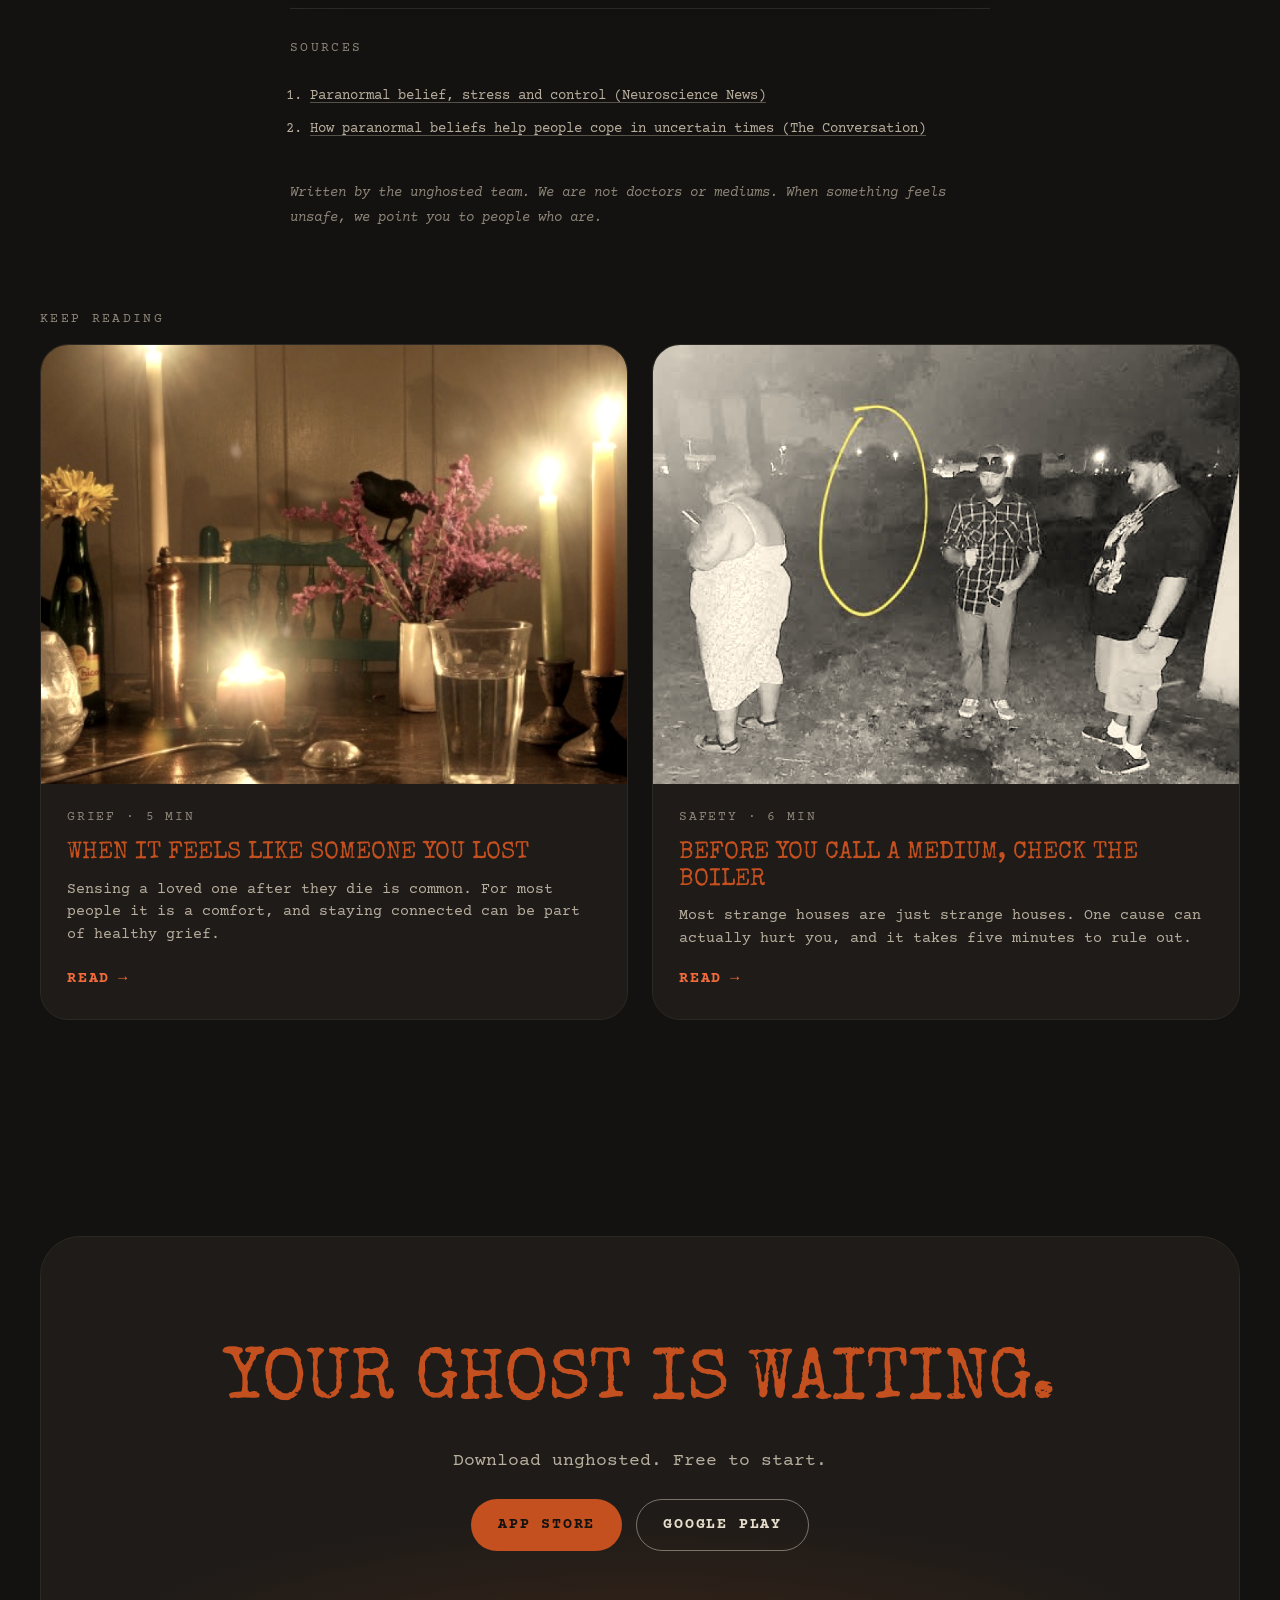
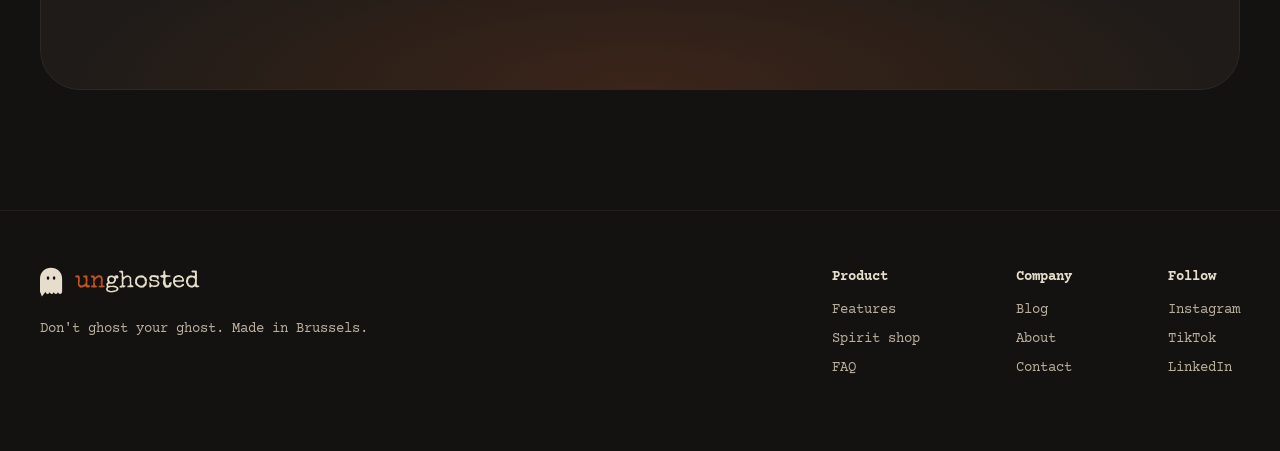
<file: blog/the-ghost-diary.html>
<!doctype html>
<html lang="en">
<head>
  <meta charset="utf-8">
  <meta name="viewport" content="width=device-width, initial-scale=1">
  <title>The ghost diary: one minute a day · unghosted</title>
  <meta name="description" content="Vague dread is hard to live with. A pattern is not. Why we ask you to write one line every evening.">
  <link rel="icon" href="../assets/favicon.svg" type="image/svg+xml">
  <link rel="preconnect" href="https://fonts.googleapis.com">
  <link rel="preconnect" href="https://fonts.gstatic.com" crossorigin>
  <link href="https://fonts.googleapis.com/css2?family=Courier+Prime:ital,wght@0,400;0,700;1,400&family=Special+Elite&display=swap" rel="stylesheet">
  <link rel="stylesheet" href="../styles.css">
</head>
<body class="is-blog">
  <div class="progress" aria-hidden="true"></div>
  <div class="veil" aria-hidden="true"></div>
  <div class="grain" aria-hidden="true"></div>
  <header class="nav">
    <div class="wrap nav__inner">
      <a href="../index.html" class="logo" data-sound="boo-short"><svg class="logo__mark" viewBox="0 0 24 30" aria-hidden="true"><path fill-rule="evenodd" clip-rule="evenodd" d="M0 11.5385C0 8.47827 1.21566 5.54342 3.37954 3.37954C5.54342 1.21566 8.47827 0 11.5385 0C14.5987 0 17.5335 1.21566 19.6974 3.37954C21.8613 5.54342 23.0769 8.47827 23.0769 11.5385V25.2404C23.0769 25.8142 22.849 26.3645 22.4433 26.7702C22.0375 27.1759 21.4872 27.4038 20.9135 27.4038C20.3397 27.4038 19.7894 27.1759 19.3837 26.7702C18.9779 26.3645 18.75 25.8142 18.75 25.2404C18.75 25.8142 18.5221 26.3645 18.1163 26.7702C17.7106 27.1759 17.1603 27.4038 16.5865 27.4038C16.0128 27.4038 15.4625 27.1759 15.0567 26.7702C14.651 26.3645 14.4231 25.8142 14.4231 25.2404C14.4231 25.8142 14.1951 26.3645 13.7894 26.7702C13.3837 27.1759 12.8334 27.4038 12.2596 27.4038C11.6858 27.4038 11.1355 27.1759 10.7298 26.7702C10.3241 26.3645 10.0962 25.8142 10.0962 25.2404C10.0962 25.8142 9.86822 26.3645 9.46249 26.7702C9.05676 27.1759 8.50648 27.4038 7.93269 27.4038C7.35891 27.4038 6.80862 27.1759 6.40289 26.7702C5.99717 26.3645 5.76923 25.8142 5.76923 25.2404L2.01923 30L0 25.2404V11.5385ZM7.06731 10.8173C7.06731 11.3146 7.20407 11.7915 7.44751 12.1431C7.69094 12.4948 8.02111 12.6923 8.36538 12.6923C8.70966 12.6923 9.03983 12.4948 9.28326 12.1431C9.5267 11.7915 9.66346 11.3146 9.66346 10.8173C9.66346 10.32 9.5267 9.84311 9.28326 9.49148C9.03983 9.13985 8.70966 8.94231 8.36538 8.94231C8.02111 8.94231 7.69094 9.13985 7.44751 9.49148C7.20407 9.84311 7.06731 10.32 7.06731 10.8173ZM13.4135 10.8173C13.4135 11.3146 13.5502 11.7915 13.7937 12.1431C14.0371 12.4948 14.3673 12.6923 14.7115 12.6923C15.0558 12.6923 15.386 12.4948 15.6294 12.1431C15.8729 11.7915 16.0096 11.3146 16.0096 10.8173C16.0096 10.32 15.8729 9.84311 15.6294 9.49148C15.386 9.13985 15.0558 8.94231 14.7115 8.94231C14.3673 8.94231 14.0371 9.13985 13.7937 9.49148C13.5502 9.84311 13.4135 10.32 13.4135 10.8173Z"/></svg><span class="logo__word"><span class="logo__un">un</span>ghosted</span></a>
      <nav class="nav__links" aria-label="Main">
        <a href="../index.html#features">Features</a>
        <a href="../index.html#shop">Spirit shop</a>
        <a href="../blog/index.html" aria-current="page">Blog</a>
        <a href="../index.html#faq">FAQ</a>
      </nav>
      <div class="nav__actions">
        <button class="sound-toggle" type="button" aria-pressed="true" aria-label="Sound on">
          <svg viewBox="0 0 24 24" aria-hidden="true"><path d="M11 5 6 9H3v6h3l5 4V5Z"/><path class="wave" d="M15.5 8.5a5 5 0 0 1 0 7"/><path class="wave" d="M18.5 5.5a9 9 0 0 1 0 13"/><path class="mute" d="m16 9 6 6m0-6-6 6"/></svg>
          <span class="sound-toggle__label">Sound on</span>
        </button>
        <a href="../index.html#download" class="btn btn--rust" data-sound="boo">Download</a>
      </div>
    </div>
  </header>

  <main>
    <article class="article">
      <header class="article__head wrap">
        <a class="back link" href="index.html"><span aria-hidden="true">←</span> All posts</a>
        <p class="eyebrow reveal">Rituals · 6 October 2026 · 4 min read</p>
        <h1 class="article__title flicker reveal">The ghost diary: one minute a day</h1>
        <p class="article__dek reveal" style="--d:.1s">Vague dread is hard to live with. A pattern is not. Why we ask you to write one line every evening.</p>
      </header>
      <figure class="article__cover wrap reveal" style="--d:.15s">
        <div class="print-frame float" data-sound="whisper"><img src="../assets/print-toilet.png" alt="Found photo: a ghost in a sheet reading comics on the toilet"></div>
      </figure>
      <div class="prose">
        <p class="lede">The worst part of living with a ghost is often not the ghost. It is not knowing. Was that a knock or the heating? Is it angrier this week, or am I just tired? Vague dread follows you around the house, and it is very hard to do anything with it.</p>
<p>A pattern is different. You can work with a pattern.</p>
<h2 class="reveal">Why writing it down helps</h2>
<p>Researchers have found that paranormal experiences and beliefs go up when people feel anxious or out of control (Roe and Bell, 2016; Drinkwater and colleagues, 2024). We are not saying your ghost is "just anxiety". We are saying that taking a minute to write things down gives you some control back, and that alone tends to make a house feel calmer.</p>
<h2 class="reveal">What to log</h2>
<p>One line is enough. Five small things:</p>
<ul><li>Time</li><li>Room</li><li>What you noticed</li><li>How you slept</li><li>How you felt</li></ul>
<blockquote class="pull reveal"><p>"21:40, hallway, cold spot, slept badly, uneasy." That's a perfect entry.</p></blockquote>
<h2 class="reveal">What you will start to see</h2>
<p>After two weeks, most people spot something. It is always around 3 am. It is always near the boiler. It is always after a rough day at work. Each of those tells you what to do next:</p>
<ul><li>Always 3 am? Read our piece on night visits and try the bedtime ritual.</li><li>Always near the boiler? Check the boiler first. Seriously, today.</li><li>Always after a bad day? Your ghost might be picking up on you. A calm evening ritual helps you both.</li></ul>
<h2 class="reveal">It makes every other conversation easier</h2>
<p>When you talk to an expert in the app, the first thing they will ask is what happened and when. With a diary you have the answer in seconds. And if you ever want to talk to a doctor about sleep or stress, two weeks of notes are worth more than any memory.</p>
<aside class="callout callout--ritual reveal"><p class="callout__label">Ritual</p><h3>Tonight</h3><p>Before bed, write one line. Time, room, what you noticed, how you slept, how you feel. Close the app. Say good night.</p></aside>
        <section class="sources reveal"><p class="eyebrow">Sources</p><ol><li><a href="https://neurosciencenews.com/stress-paranormal-belief-neurotheology-28043" target="_blank" rel="noopener">Paranormal belief, stress and control (Neuroscience News)</a></li><li><a href="https://theconversation.com/how-paranormal-beliefs-help-people-cope-in-uncertain-times-251648" target="_blank" rel="noopener">How paranormal beliefs help people cope in uncertain times (The Conversation)</a></li></ol></section>
        <p class="byline reveal">Written by the unghosted team. We are not doctors or mediums. When something feels unsafe, we point you to people who are.</p>
      </div>
    </article>
    <section class="section section--tight">
      <div class="wrap">
        <p class="eyebrow">Keep reading</p>
        <div class="post-grid post-grid--2"><a class="post-card reveal" href="when-it-feels-like-someone-you-lost.html" data-cat="Grief" data-sound="whisper">
  <span class="post-card__img"><img src="../assets/shop-candles.jpg" alt="White candles and flowers on a wooden table in the evening" loading="lazy"></span>
  <span class="post-card__body">
    <span class="post-card__meta">Grief · 5 min</span>
    <span class="post-card__title">When it feels like someone you lost</span>
    <span class="post-card__dek">Sensing a loved one after they die is common. For most people it is a comfort, and staying connected can be part of healthy grief.</span>
    <span class="link">Read <span aria-hidden="true">→</span></span>
  </span>
</a><a class="post-card reveal" href="check-the-boiler-first.html" data-cat="Safety" data-sound="whisper">
  <span class="post-card__img"><img src="../assets/blog-yard.jpg" alt="Night photo of three people in a dark yard, a circled shape between them" loading="lazy"></span>
  <span class="post-card__body">
    <span class="post-card__meta">Safety · 6 min</span>
    <span class="post-card__title">Before you call a medium, check the boiler</span>
    <span class="post-card__dek">Most strange houses are just strange houses. One cause can actually hurt you, and it takes five minutes to rule out.</span>
    <span class="link">Read <span aria-hidden="true">→</span></span>
  </span>
</a></div>
      </div>
    </section>
  </main>

  <section class="section">
    <div class="wrap">
      <div class="cta reveal">
        <h2 class="display display--cta flicker">Your ghost is waiting.</h2>
        <p class="sub">Download unghosted. Free to start.</p>
        <div class="store-buttons store-buttons--center">
          <a href="../index.html#download" class="btn btn--rust" data-sound="boo">App Store</a>
          <a href="../index.html#download" class="btn btn--ghost" data-sound="boo">Google Play</a>
        </div>
      </div>
    </div>
  </section>
  <footer class="footer">
    <div class="wrap footer__inner">
      <div>
        <a href="../index.html" class="logo logo--footer" data-sound="boo-short"><svg class="logo__mark" viewBox="0 0 24 30" aria-hidden="true"><path fill-rule="evenodd" clip-rule="evenodd" d="M0 11.5385C0 8.47827 1.21566 5.54342 3.37954 3.37954C5.54342 1.21566 8.47827 0 11.5385 0C14.5987 0 17.5335 1.21566 19.6974 3.37954C21.8613 5.54342 23.0769 8.47827 23.0769 11.5385V25.2404C23.0769 25.8142 22.849 26.3645 22.4433 26.7702C22.0375 27.1759 21.4872 27.4038 20.9135 27.4038C20.3397 27.4038 19.7894 27.1759 19.3837 26.7702C18.9779 26.3645 18.75 25.8142 18.75 25.2404C18.75 25.8142 18.5221 26.3645 18.1163 26.7702C17.7106 27.1759 17.1603 27.4038 16.5865 27.4038C16.0128 27.4038 15.4625 27.1759 15.0567 26.7702C14.651 26.3645 14.4231 25.8142 14.4231 25.2404C14.4231 25.8142 14.1951 26.3645 13.7894 26.7702C13.3837 27.1759 12.8334 27.4038 12.2596 27.4038C11.6858 27.4038 11.1355 27.1759 10.7298 26.7702C10.3241 26.3645 10.0962 25.8142 10.0962 25.2404C10.0962 25.8142 9.86822 26.3645 9.46249 26.7702C9.05676 27.1759 8.50648 27.4038 7.93269 27.4038C7.35891 27.4038 6.80862 27.1759 6.40289 26.7702C5.99717 26.3645 5.76923 25.8142 5.76923 25.2404L2.01923 30L0 25.2404V11.5385ZM7.06731 10.8173C7.06731 11.3146 7.20407 11.7915 7.44751 12.1431C7.69094 12.4948 8.02111 12.6923 8.36538 12.6923C8.70966 12.6923 9.03983 12.4948 9.28326 12.1431C9.5267 11.7915 9.66346 11.3146 9.66346 10.8173C9.66346 10.32 9.5267 9.84311 9.28326 9.49148C9.03983 9.13985 8.70966 8.94231 8.36538 8.94231C8.02111 8.94231 7.69094 9.13985 7.44751 9.49148C7.20407 9.84311 7.06731 10.32 7.06731 10.8173ZM13.4135 10.8173C13.4135 11.3146 13.5502 11.7915 13.7937 12.1431C14.0371 12.4948 14.3673 12.6923 14.7115 12.6923C15.0558 12.6923 15.386 12.4948 15.6294 12.1431C15.8729 11.7915 16.0096 11.3146 16.0096 10.8173C16.0096 10.32 15.8729 9.84311 15.6294 9.49148C15.386 9.13985 15.0558 8.94231 14.7115 8.94231C14.3673 8.94231 14.0371 9.13985 13.7937 9.49148C13.5502 9.84311 13.4135 10.32 13.4135 10.8173Z"/></svg><span class="logo__word"><span class="logo__un">un</span>ghosted</span></a>
        <p class="footer__tag">Don't ghost your ghost. Made in Brussels.</p>
      </div>
      <div class="footer__cols">
        <div><h4>Product</h4><a href="../index.html#features">Features</a><a href="../index.html#shop">Spirit shop</a><a href="../index.html#faq">FAQ</a></div>
        <div><h4>Company</h4><a href="../blog/index.html">Blog</a><a href="#">About</a><a href="#">Contact</a></div>
        <div><h4>Follow</h4><a href="#">Instagram</a><a href="#">TikTok</a><a href="#">LinkedIn</a></div>
      </div>
    </div>
  </footer>
  <div class="toast" role="status" aria-live="polite">Click anywhere to wake the house. <span>Sound on</span></div>
  <script src="../main.js"></script>
</body>
</html>
</file>
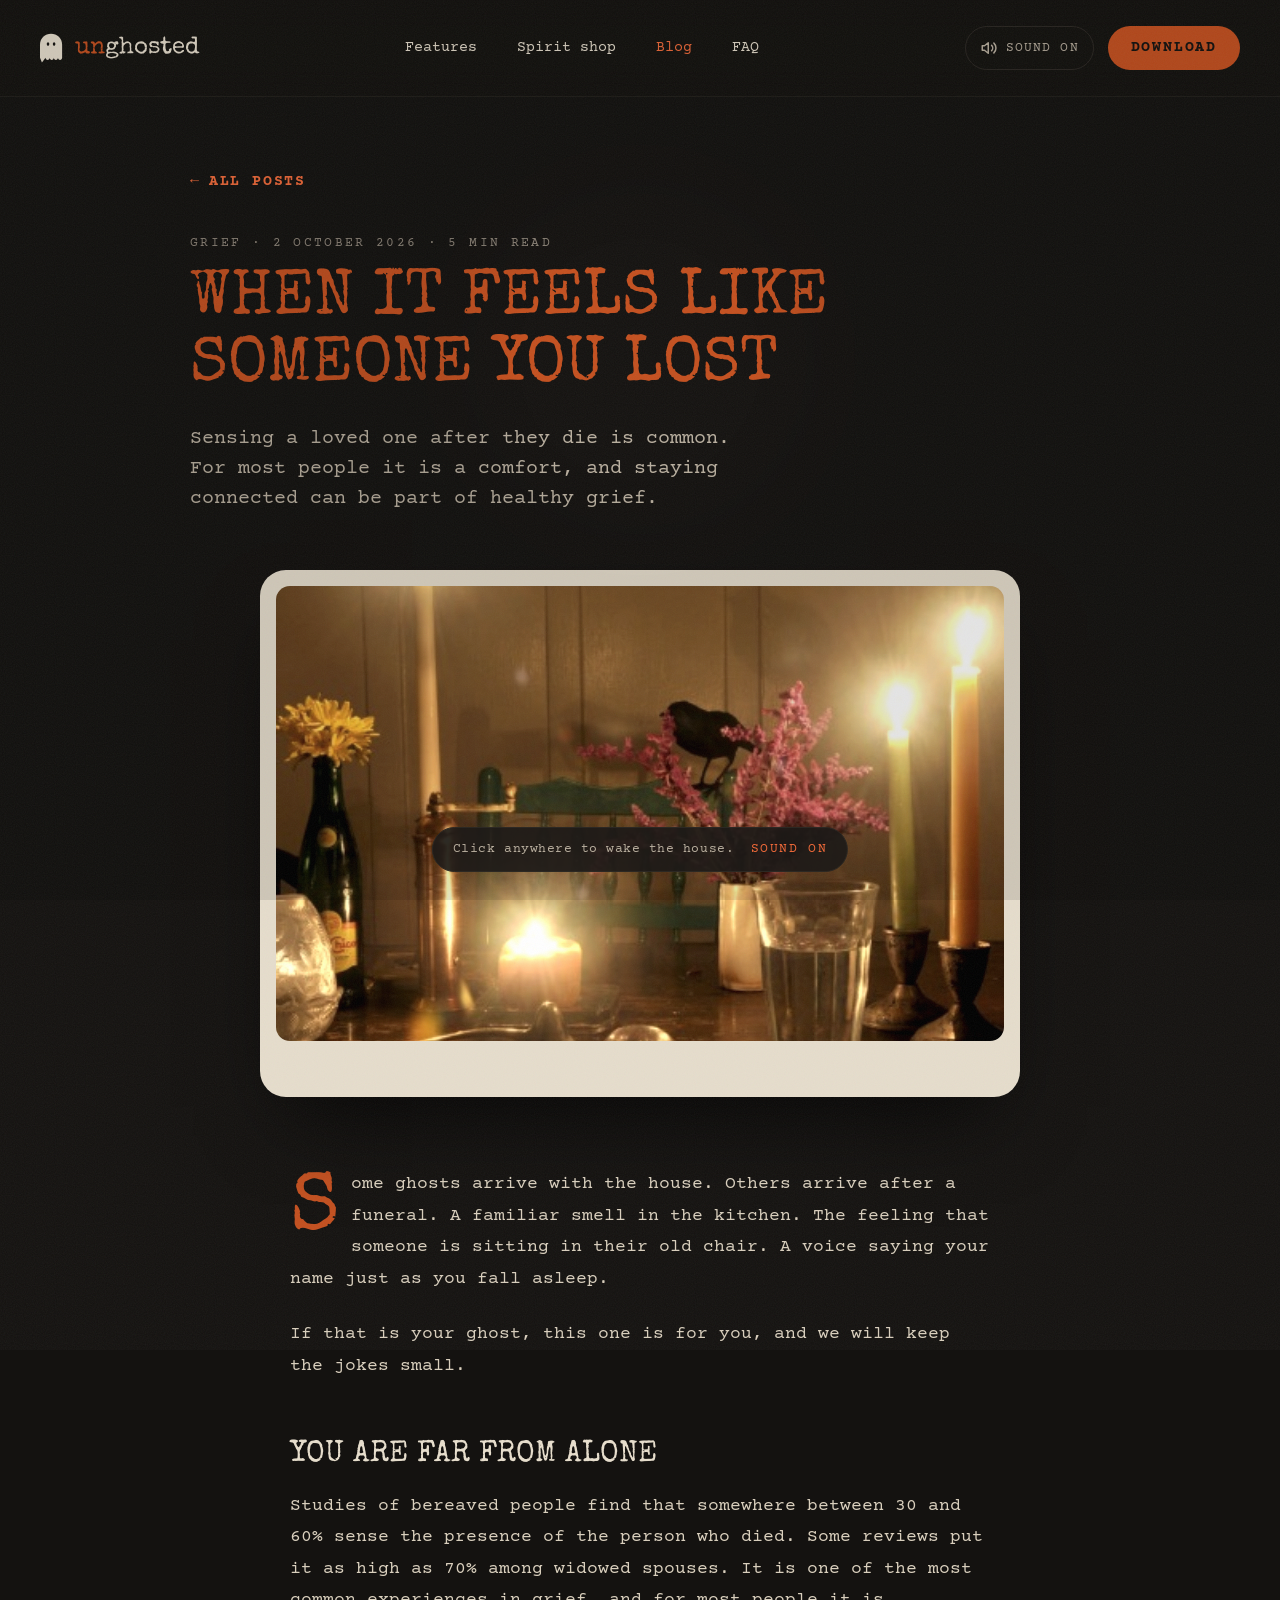
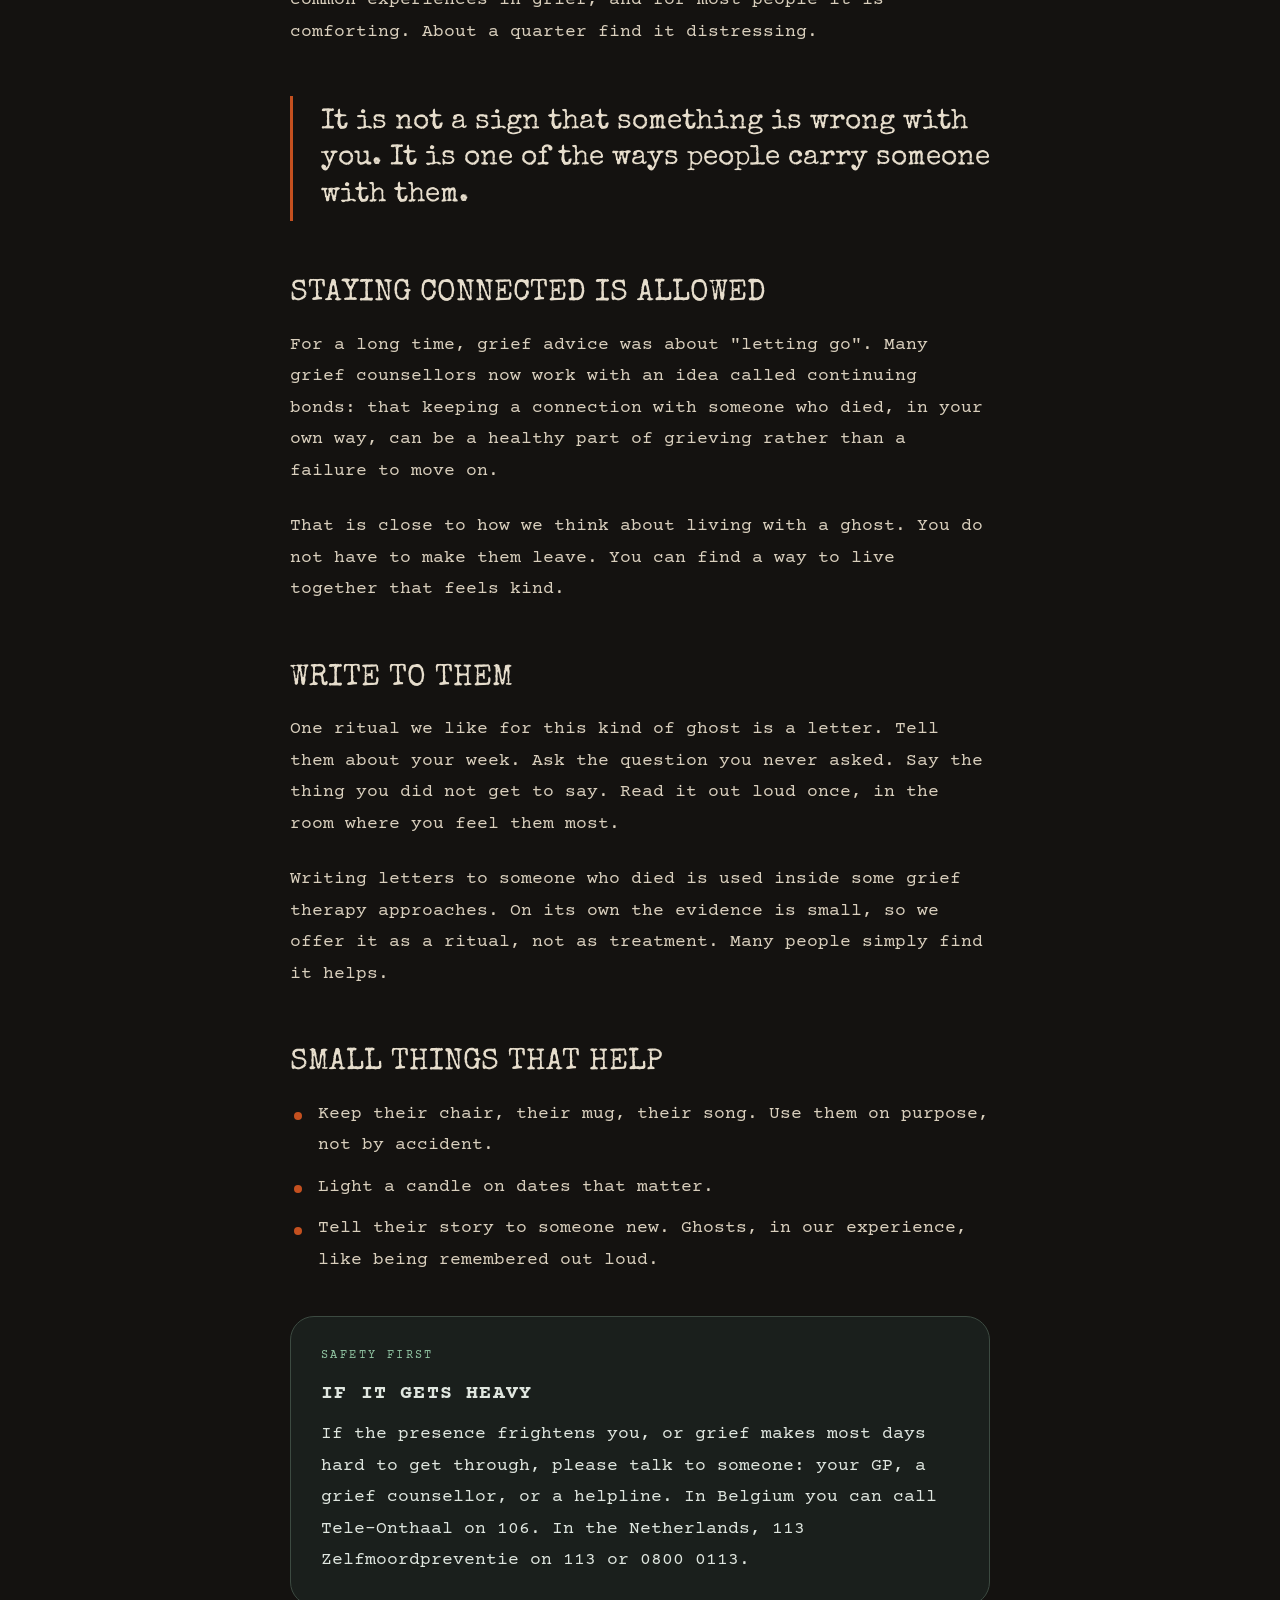
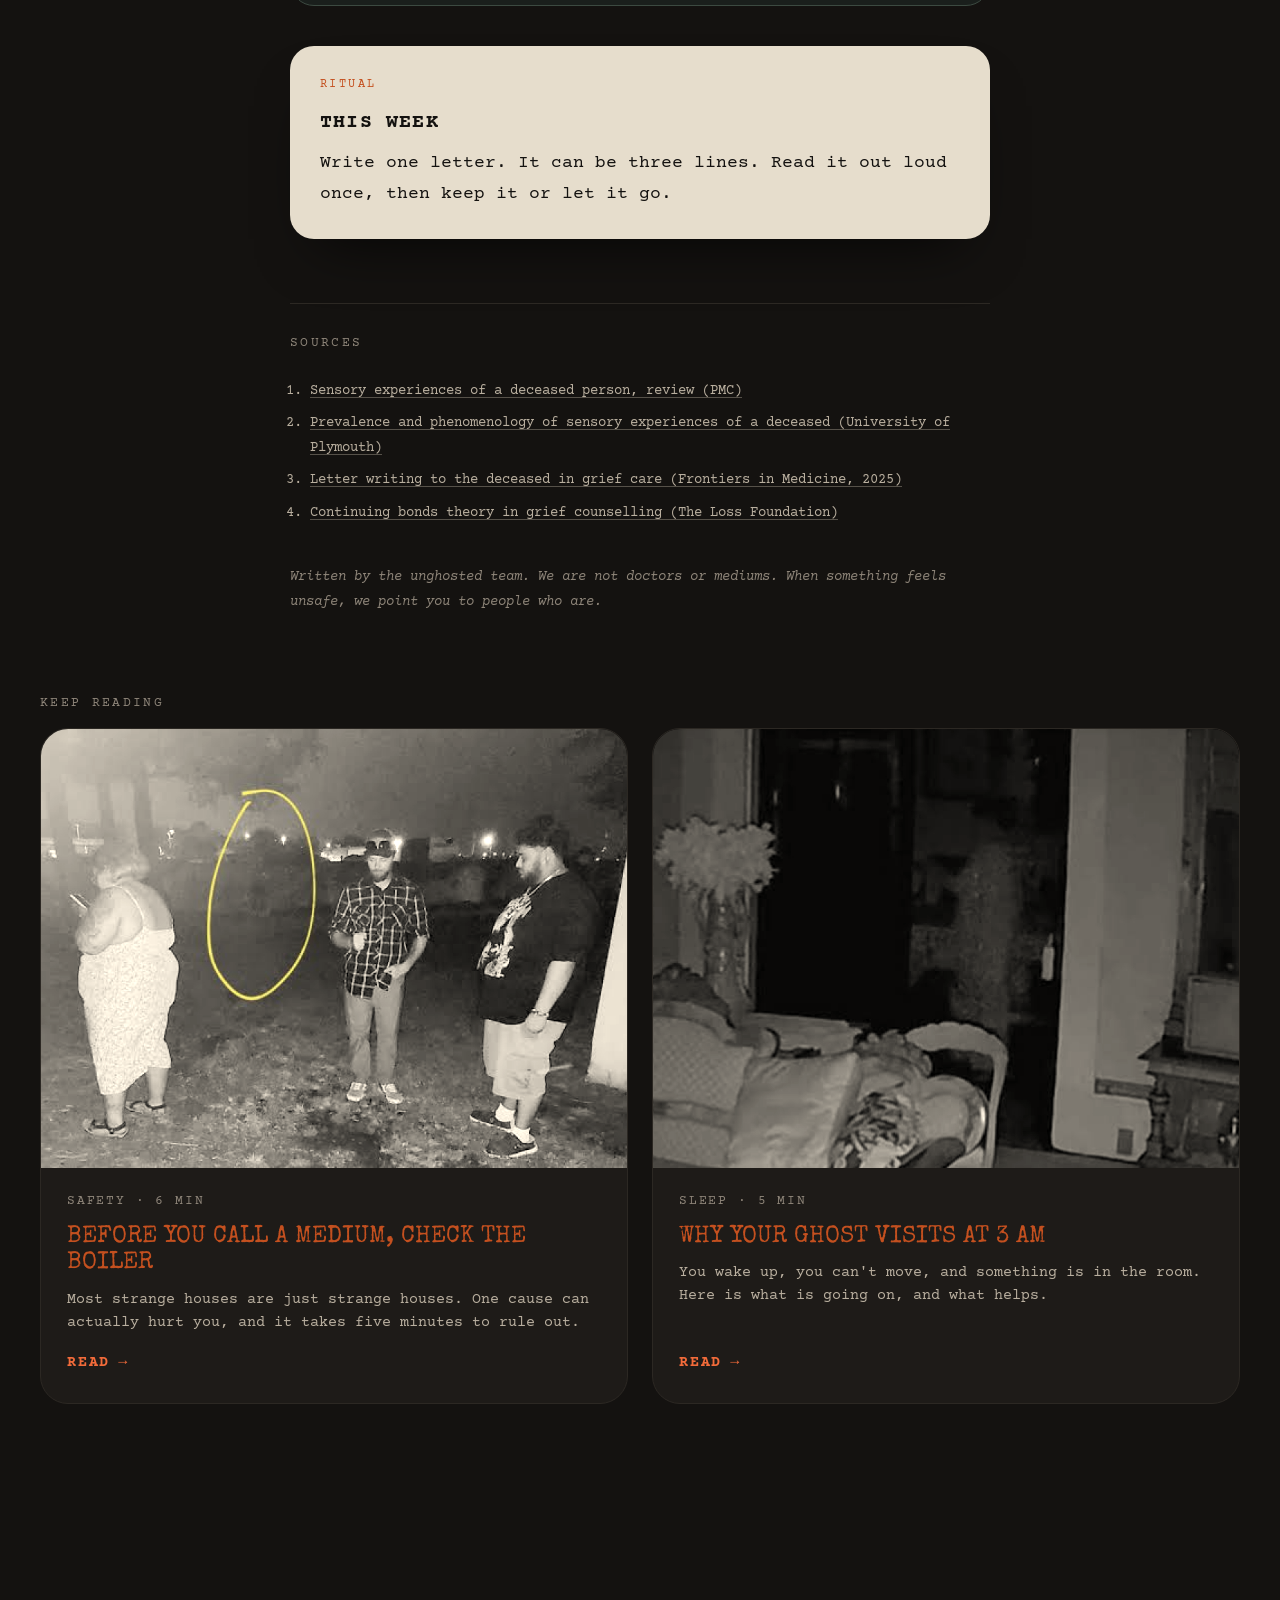
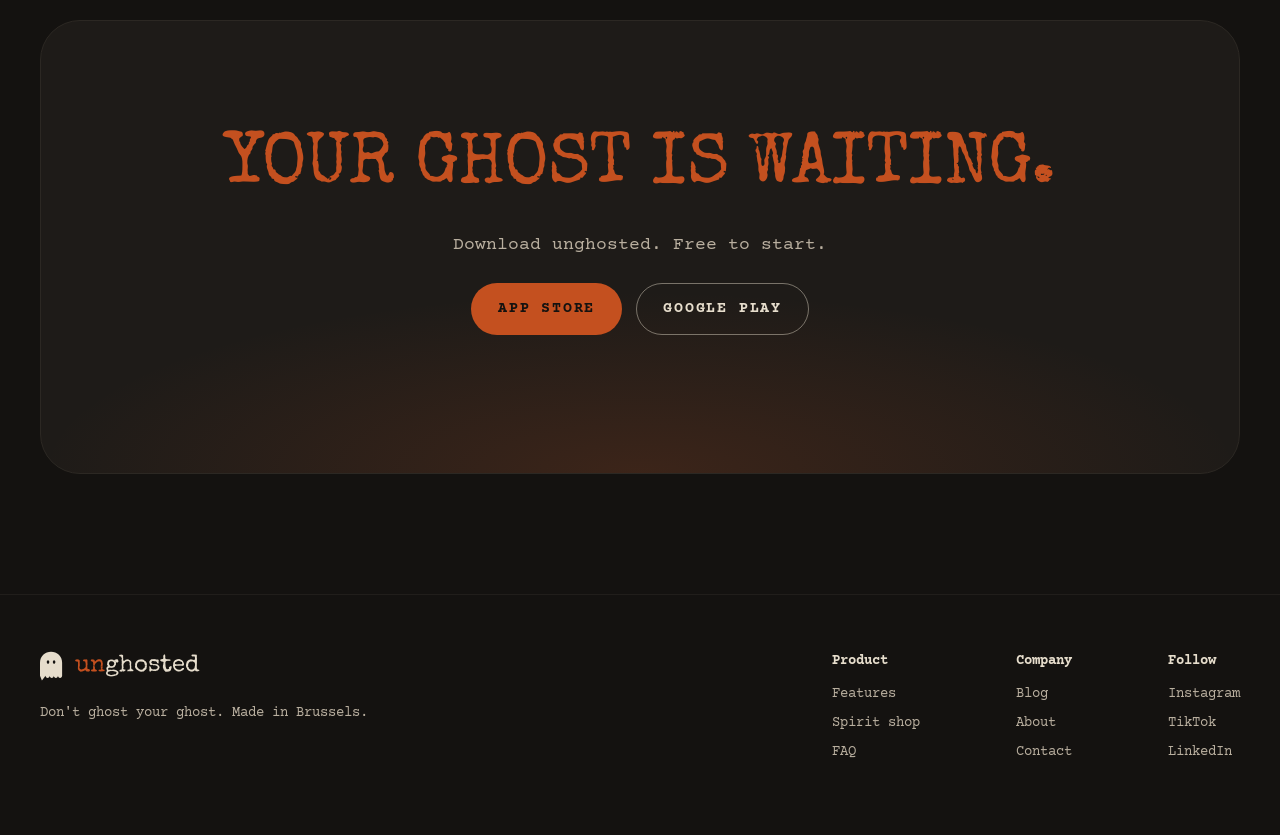
<file: blog/when-it-feels-like-someone-you-lost.html>
<!doctype html>
<html lang="en">
<head>
  <meta charset="utf-8">
  <meta name="viewport" content="width=device-width, initial-scale=1">
  <title>When it feels like someone you lost · unghosted</title>
  <meta name="description" content="Sensing a loved one after they die is common. For most people it is a comfort, and staying connected can be part of healthy grief.">
  <link rel="icon" href="../assets/favicon.svg" type="image/svg+xml">
  <link rel="preconnect" href="https://fonts.googleapis.com">
  <link rel="preconnect" href="https://fonts.gstatic.com" crossorigin>
  <link href="https://fonts.googleapis.com/css2?family=Courier+Prime:ital,wght@0,400;0,700;1,400&family=Special+Elite&display=swap" rel="stylesheet">
  <link rel="stylesheet" href="../styles.css">
</head>
<body class="is-blog">
  <div class="progress" aria-hidden="true"></div>
  <div class="veil" aria-hidden="true"></div>
  <div class="grain" aria-hidden="true"></div>
  <header class="nav">
    <div class="wrap nav__inner">
      <a href="../index.html" class="logo" data-sound="boo-short"><svg class="logo__mark" viewBox="0 0 24 30" aria-hidden="true"><path fill-rule="evenodd" clip-rule="evenodd" d="M0 11.5385C0 8.47827 1.21566 5.54342 3.37954 3.37954C5.54342 1.21566 8.47827 0 11.5385 0C14.5987 0 17.5335 1.21566 19.6974 3.37954C21.8613 5.54342 23.0769 8.47827 23.0769 11.5385V25.2404C23.0769 25.8142 22.849 26.3645 22.4433 26.7702C22.0375 27.1759 21.4872 27.4038 20.9135 27.4038C20.3397 27.4038 19.7894 27.1759 19.3837 26.7702C18.9779 26.3645 18.75 25.8142 18.75 25.2404C18.75 25.8142 18.5221 26.3645 18.1163 26.7702C17.7106 27.1759 17.1603 27.4038 16.5865 27.4038C16.0128 27.4038 15.4625 27.1759 15.0567 26.7702C14.651 26.3645 14.4231 25.8142 14.4231 25.2404C14.4231 25.8142 14.1951 26.3645 13.7894 26.7702C13.3837 27.1759 12.8334 27.4038 12.2596 27.4038C11.6858 27.4038 11.1355 27.1759 10.7298 26.7702C10.3241 26.3645 10.0962 25.8142 10.0962 25.2404C10.0962 25.8142 9.86822 26.3645 9.46249 26.7702C9.05676 27.1759 8.50648 27.4038 7.93269 27.4038C7.35891 27.4038 6.80862 27.1759 6.40289 26.7702C5.99717 26.3645 5.76923 25.8142 5.76923 25.2404L2.01923 30L0 25.2404V11.5385ZM7.06731 10.8173C7.06731 11.3146 7.20407 11.7915 7.44751 12.1431C7.69094 12.4948 8.02111 12.6923 8.36538 12.6923C8.70966 12.6923 9.03983 12.4948 9.28326 12.1431C9.5267 11.7915 9.66346 11.3146 9.66346 10.8173C9.66346 10.32 9.5267 9.84311 9.28326 9.49148C9.03983 9.13985 8.70966 8.94231 8.36538 8.94231C8.02111 8.94231 7.69094 9.13985 7.44751 9.49148C7.20407 9.84311 7.06731 10.32 7.06731 10.8173ZM13.4135 10.8173C13.4135 11.3146 13.5502 11.7915 13.7937 12.1431C14.0371 12.4948 14.3673 12.6923 14.7115 12.6923C15.0558 12.6923 15.386 12.4948 15.6294 12.1431C15.8729 11.7915 16.0096 11.3146 16.0096 10.8173C16.0096 10.32 15.8729 9.84311 15.6294 9.49148C15.386 9.13985 15.0558 8.94231 14.7115 8.94231C14.3673 8.94231 14.0371 9.13985 13.7937 9.49148C13.5502 9.84311 13.4135 10.32 13.4135 10.8173Z"/></svg><span class="logo__word"><span class="logo__un">un</span>ghosted</span></a>
      <nav class="nav__links" aria-label="Main">
        <a href="../index.html#features">Features</a>
        <a href="../index.html#shop">Spirit shop</a>
        <a href="../blog/index.html" aria-current="page">Blog</a>
        <a href="../index.html#faq">FAQ</a>
      </nav>
      <div class="nav__actions">
        <button class="sound-toggle" type="button" aria-pressed="true" aria-label="Sound on">
          <svg viewBox="0 0 24 24" aria-hidden="true"><path d="M11 5 6 9H3v6h3l5 4V5Z"/><path class="wave" d="M15.5 8.5a5 5 0 0 1 0 7"/><path class="wave" d="M18.5 5.5a9 9 0 0 1 0 13"/><path class="mute" d="m16 9 6 6m0-6-6 6"/></svg>
          <span class="sound-toggle__label">Sound on</span>
        </button>
        <a href="../index.html#download" class="btn btn--rust" data-sound="boo">Download</a>
      </div>
    </div>
  </header>

  <main>
    <article class="article">
      <header class="article__head wrap">
        <a class="back link" href="index.html"><span aria-hidden="true">←</span> All posts</a>
        <p class="eyebrow reveal">Grief · 2 October 2026 · 5 min read</p>
        <h1 class="article__title flicker reveal">When it feels like someone you lost</h1>
        <p class="article__dek reveal" style="--d:.1s">Sensing a loved one after they die is common. For most people it is a comfort, and staying connected can be part of healthy grief.</p>
      </header>
      <figure class="article__cover wrap reveal" style="--d:.15s">
        <div class="print-frame float" data-sound="whisper"><img src="../assets/shop-candles.jpg" alt="White candles and flowers on a wooden table in the evening"></div>
      </figure>
      <div class="prose">
        <p class="lede">Some ghosts arrive with the house. Others arrive after a funeral. A familiar smell in the kitchen. The feeling that someone is sitting in their old chair. A voice saying your name just as you fall asleep.</p>
<p>If that is your ghost, this one is for you, and we will keep the jokes small.</p>
<h2 class="reveal">You are far from alone</h2>
<p>Studies of bereaved people find that somewhere between 30 and 60% sense the presence of the person who died. Some reviews put it as high as 70% among widowed spouses. It is one of the most common experiences in grief, and for most people it is comforting. About a quarter find it distressing.</p>
<blockquote class="pull reveal"><p>It is not a sign that something is wrong with you. It is one of the ways people carry someone with them.</p></blockquote>
<h2 class="reveal">Staying connected is allowed</h2>
<p>For a long time, grief advice was about "letting go". Many grief counsellors now work with an idea called continuing bonds: that keeping a connection with someone who died, in your own way, can be a healthy part of grieving rather than a failure to move on.</p>
<p>That is close to how we think about living with a ghost. You do not have to make them leave. You can find a way to live together that feels kind.</p>
<h2 class="reveal">Write to them</h2>
<p>One ritual we like for this kind of ghost is a letter. Tell them about your week. Ask the question you never asked. Say the thing you did not get to say. Read it out loud once, in the room where you feel them most.</p>
<p>Writing letters to someone who died is used inside some grief therapy approaches. On its own the evidence is small, so we offer it as a ritual, not as treatment. Many people simply find it helps.</p>
<h2 class="reveal">Small things that help</h2>
<ul><li>Keep their chair, their mug, their song. Use them on purpose, not by accident.</li><li>Light a candle on dates that matter.</li><li>Tell their story to someone new. Ghosts, in our experience, like being remembered out loud.</li></ul>
<aside class="callout callout--safety reveal"><p class="callout__label">Safety first</p><h3>If it gets heavy</h3><p>If the presence frightens you, or grief makes most days hard to get through, please talk to someone: your GP, a grief counsellor, or a helpline. In Belgium you can call Tele-Onthaal on 106. In the Netherlands, 113 Zelfmoordpreventie on 113 or 0800 0113.</p></aside>
<aside class="callout callout--ritual reveal"><p class="callout__label">Ritual</p><h3>This week</h3><p>Write one letter. It can be three lines. Read it out loud once, then keep it or let it go.</p></aside>
        <section class="sources reveal"><p class="eyebrow">Sources</p><ol><li><a href="https://www.ncbi.nlm.nih.gov/pmc/articles/PMC12437889/" target="_blank" rel="noopener">Sensory experiences of a deceased person, review (PMC)</a></li><li><a href="https://researchportal.plymouth.ac.uk/en/publications/prevalence-and-phenomenology-of-sensory-experiences-of-a-deceased/" target="_blank" rel="noopener">Prevalence and phenomenology of sensory experiences of a deceased (University of Plymouth)</a></li><li><a href="https://www.frontiersin.org/journals/medicine/articles/10.3389/fmed.2025.1576298/full" target="_blank" rel="noopener">Letter writing to the deceased in grief care (Frontiers in Medicine, 2025)</a></li><li><a href="https://thelossfoundation.org/continuing-bonds-theory-in-grief-counselling" target="_blank" rel="noopener">Continuing bonds theory in grief counselling (The Loss Foundation)</a></li></ol></section>
        <p class="byline reveal">Written by the unghosted team. We are not doctors or mediums. When something feels unsafe, we point you to people who are.</p>
      </div>
    </article>
    <section class="section section--tight">
      <div class="wrap">
        <p class="eyebrow">Keep reading</p>
        <div class="post-grid post-grid--2"><a class="post-card reveal" href="check-the-boiler-first.html" data-cat="Safety" data-sound="whisper">
  <span class="post-card__img"><img src="../assets/blog-yard.jpg" alt="Night photo of three people in a dark yard, a circled shape between them" loading="lazy"></span>
  <span class="post-card__body">
    <span class="post-card__meta">Safety · 6 min</span>
    <span class="post-card__title">Before you call a medium, check the boiler</span>
    <span class="post-card__dek">Most strange houses are just strange houses. One cause can actually hurt you, and it takes five minutes to rule out.</span>
    <span class="link">Read <span aria-hidden="true">→</span></span>
  </span>
</a><a class="post-card reveal" href="why-your-ghost-visits-at-3am.html" data-cat="Sleep" data-sound="whisper">
  <span class="post-card__img"><img src="../assets/blog-nightcam.jpg" alt="Night vision camera still of a dark living room with a pale shape in the doorway" loading="lazy"></span>
  <span class="post-card__body">
    <span class="post-card__meta">Sleep · 5 min</span>
    <span class="post-card__title">Why your ghost visits at 3 am</span>
    <span class="post-card__dek">You wake up, you can&#x27;t move, and something is in the room. Here is what is going on, and what helps.</span>
    <span class="link">Read <span aria-hidden="true">→</span></span>
  </span>
</a></div>
      </div>
    </section>
  </main>

  <section class="section">
    <div class="wrap">
      <div class="cta reveal">
        <h2 class="display display--cta flicker">Your ghost is waiting.</h2>
        <p class="sub">Download unghosted. Free to start.</p>
        <div class="store-buttons store-buttons--center">
          <a href="../index.html#download" class="btn btn--rust" data-sound="boo">App Store</a>
          <a href="../index.html#download" class="btn btn--ghost" data-sound="boo">Google Play</a>
        </div>
      </div>
    </div>
  </section>
  <footer class="footer">
    <div class="wrap footer__inner">
      <div>
        <a href="../index.html" class="logo logo--footer" data-sound="boo-short"><svg class="logo__mark" viewBox="0 0 24 30" aria-hidden="true"><path fill-rule="evenodd" clip-rule="evenodd" d="M0 11.5385C0 8.47827 1.21566 5.54342 3.37954 3.37954C5.54342 1.21566 8.47827 0 11.5385 0C14.5987 0 17.5335 1.21566 19.6974 3.37954C21.8613 5.54342 23.0769 8.47827 23.0769 11.5385V25.2404C23.0769 25.8142 22.849 26.3645 22.4433 26.7702C22.0375 27.1759 21.4872 27.4038 20.9135 27.4038C20.3397 27.4038 19.7894 27.1759 19.3837 26.7702C18.9779 26.3645 18.75 25.8142 18.75 25.2404C18.75 25.8142 18.5221 26.3645 18.1163 26.7702C17.7106 27.1759 17.1603 27.4038 16.5865 27.4038C16.0128 27.4038 15.4625 27.1759 15.0567 26.7702C14.651 26.3645 14.4231 25.8142 14.4231 25.2404C14.4231 25.8142 14.1951 26.3645 13.7894 26.7702C13.3837 27.1759 12.8334 27.4038 12.2596 27.4038C11.6858 27.4038 11.1355 27.1759 10.7298 26.7702C10.3241 26.3645 10.0962 25.8142 10.0962 25.2404C10.0962 25.8142 9.86822 26.3645 9.46249 26.7702C9.05676 27.1759 8.50648 27.4038 7.93269 27.4038C7.35891 27.4038 6.80862 27.1759 6.40289 26.7702C5.99717 26.3645 5.76923 25.8142 5.76923 25.2404L2.01923 30L0 25.2404V11.5385ZM7.06731 10.8173C7.06731 11.3146 7.20407 11.7915 7.44751 12.1431C7.69094 12.4948 8.02111 12.6923 8.36538 12.6923C8.70966 12.6923 9.03983 12.4948 9.28326 12.1431C9.5267 11.7915 9.66346 11.3146 9.66346 10.8173C9.66346 10.32 9.5267 9.84311 9.28326 9.49148C9.03983 9.13985 8.70966 8.94231 8.36538 8.94231C8.02111 8.94231 7.69094 9.13985 7.44751 9.49148C7.20407 9.84311 7.06731 10.32 7.06731 10.8173ZM13.4135 10.8173C13.4135 11.3146 13.5502 11.7915 13.7937 12.1431C14.0371 12.4948 14.3673 12.6923 14.7115 12.6923C15.0558 12.6923 15.386 12.4948 15.6294 12.1431C15.8729 11.7915 16.0096 11.3146 16.0096 10.8173C16.0096 10.32 15.8729 9.84311 15.6294 9.49148C15.386 9.13985 15.0558 8.94231 14.7115 8.94231C14.3673 8.94231 14.0371 9.13985 13.7937 9.49148C13.5502 9.84311 13.4135 10.32 13.4135 10.8173Z"/></svg><span class="logo__word"><span class="logo__un">un</span>ghosted</span></a>
        <p class="footer__tag">Don't ghost your ghost. Made in Brussels.</p>
      </div>
      <div class="footer__cols">
        <div><h4>Product</h4><a href="../index.html#features">Features</a><a href="../index.html#shop">Spirit shop</a><a href="../index.html#faq">FAQ</a></div>
        <div><h4>Company</h4><a href="../blog/index.html">Blog</a><a href="#">About</a><a href="#">Contact</a></div>
        <div><h4>Follow</h4><a href="#">Instagram</a><a href="#">TikTok</a><a href="#">LinkedIn</a></div>
      </div>
    </div>
  </footer>
  <div class="toast" role="status" aria-live="polite">Click anywhere to wake the house. <span>Sound on</span></div>
  <script src="../main.js"></script>
</body>
</html>
</file>
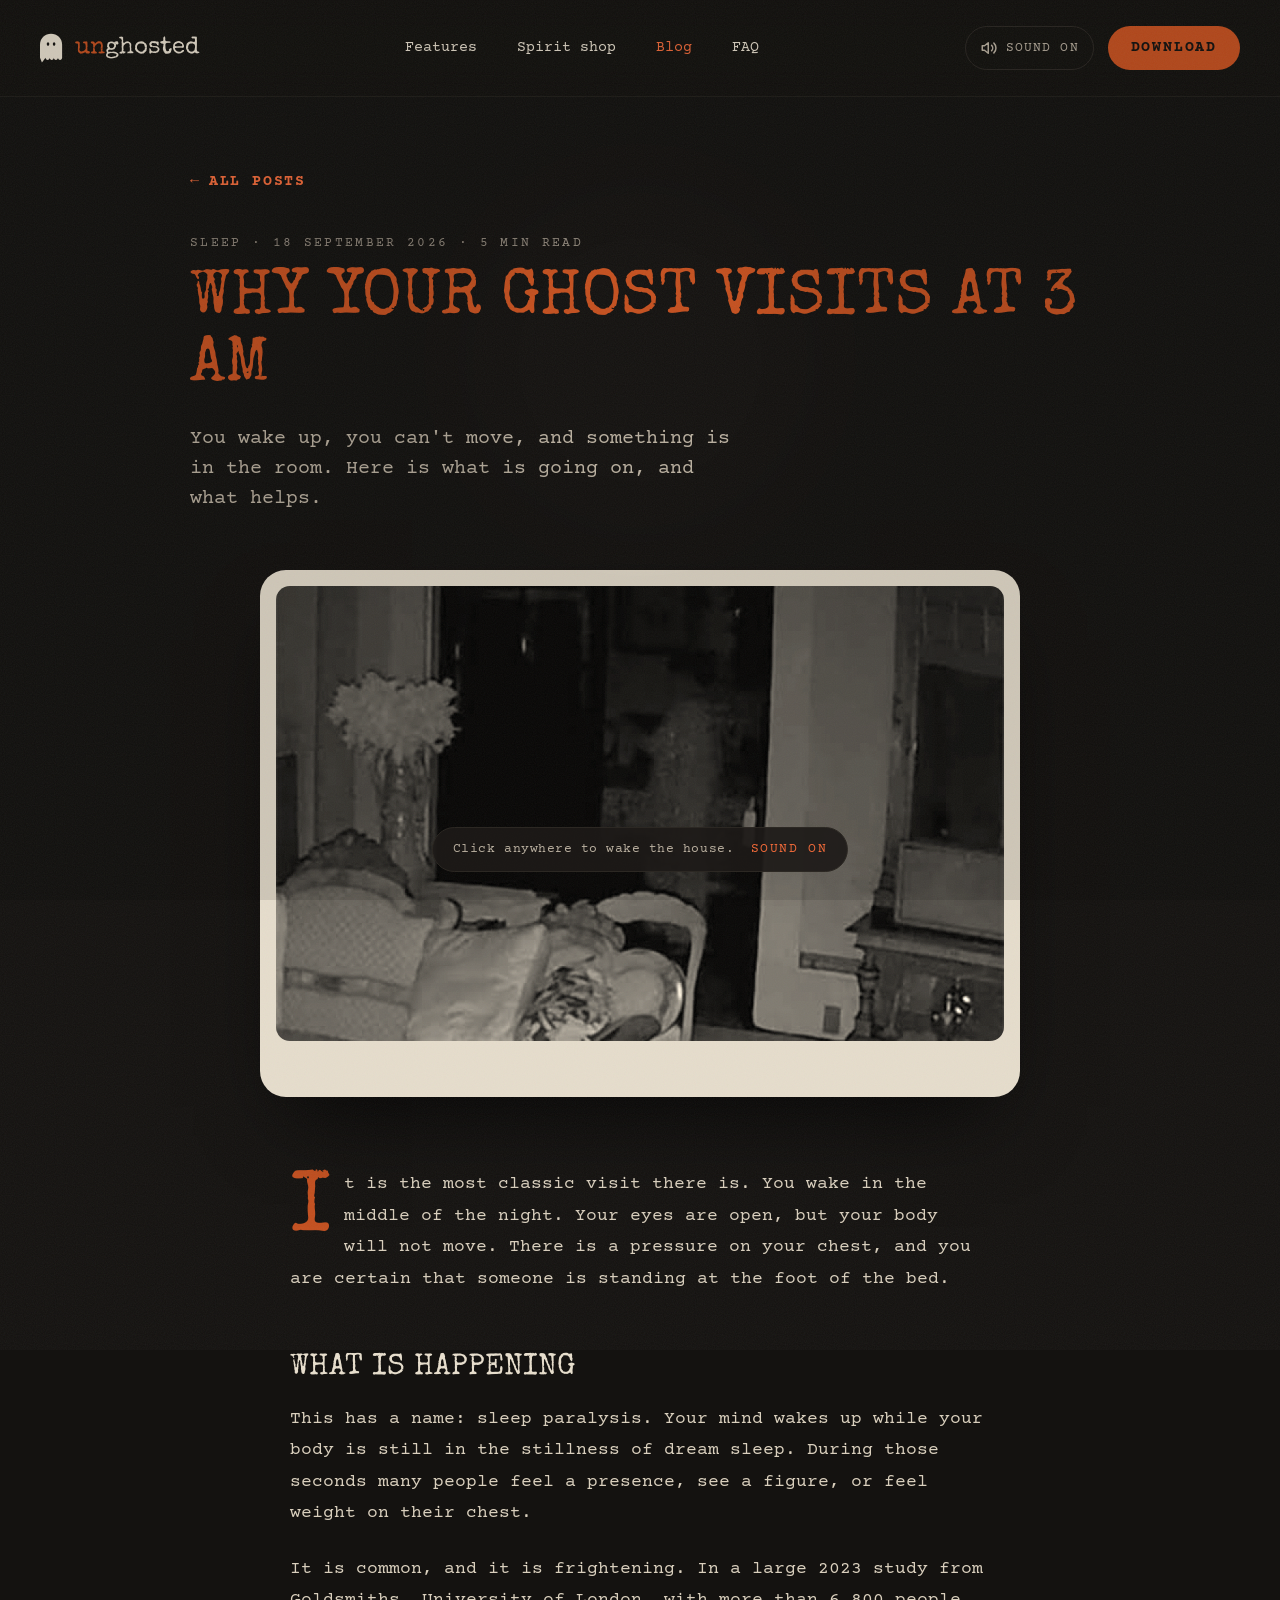
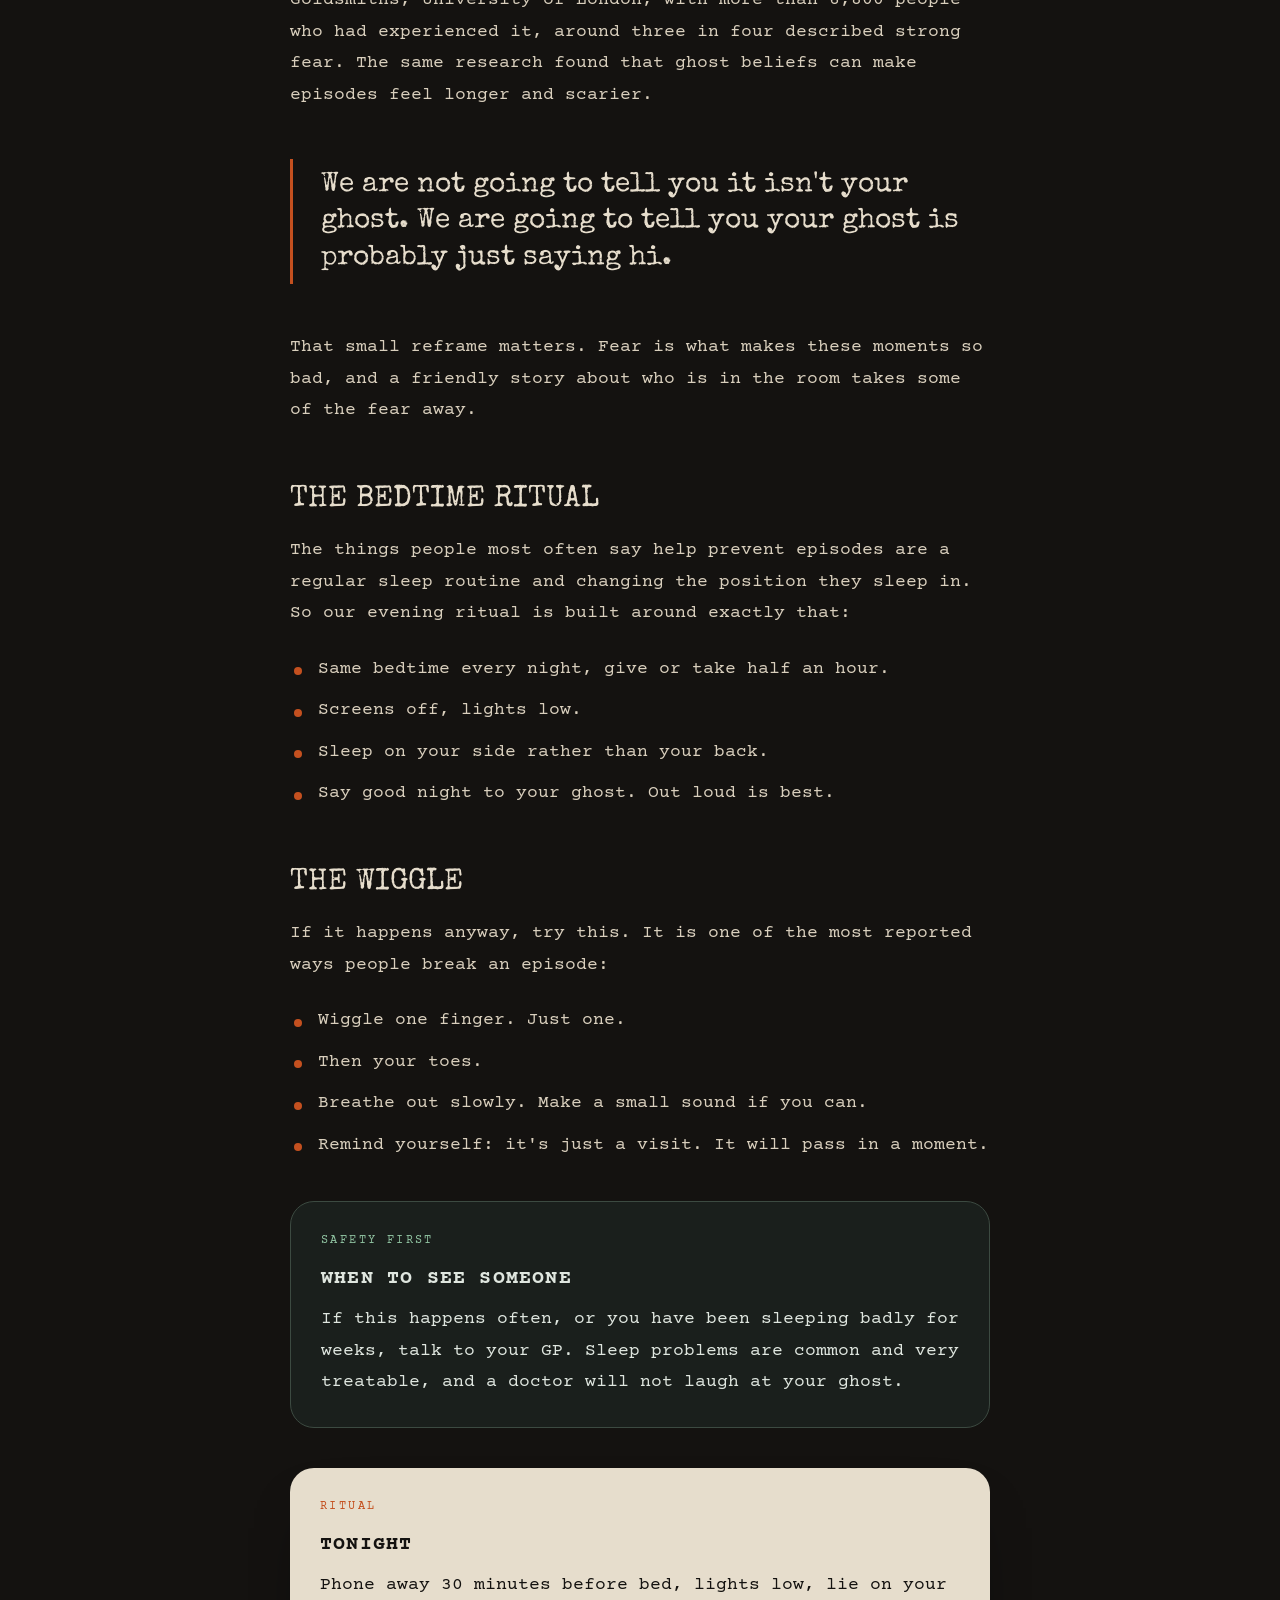
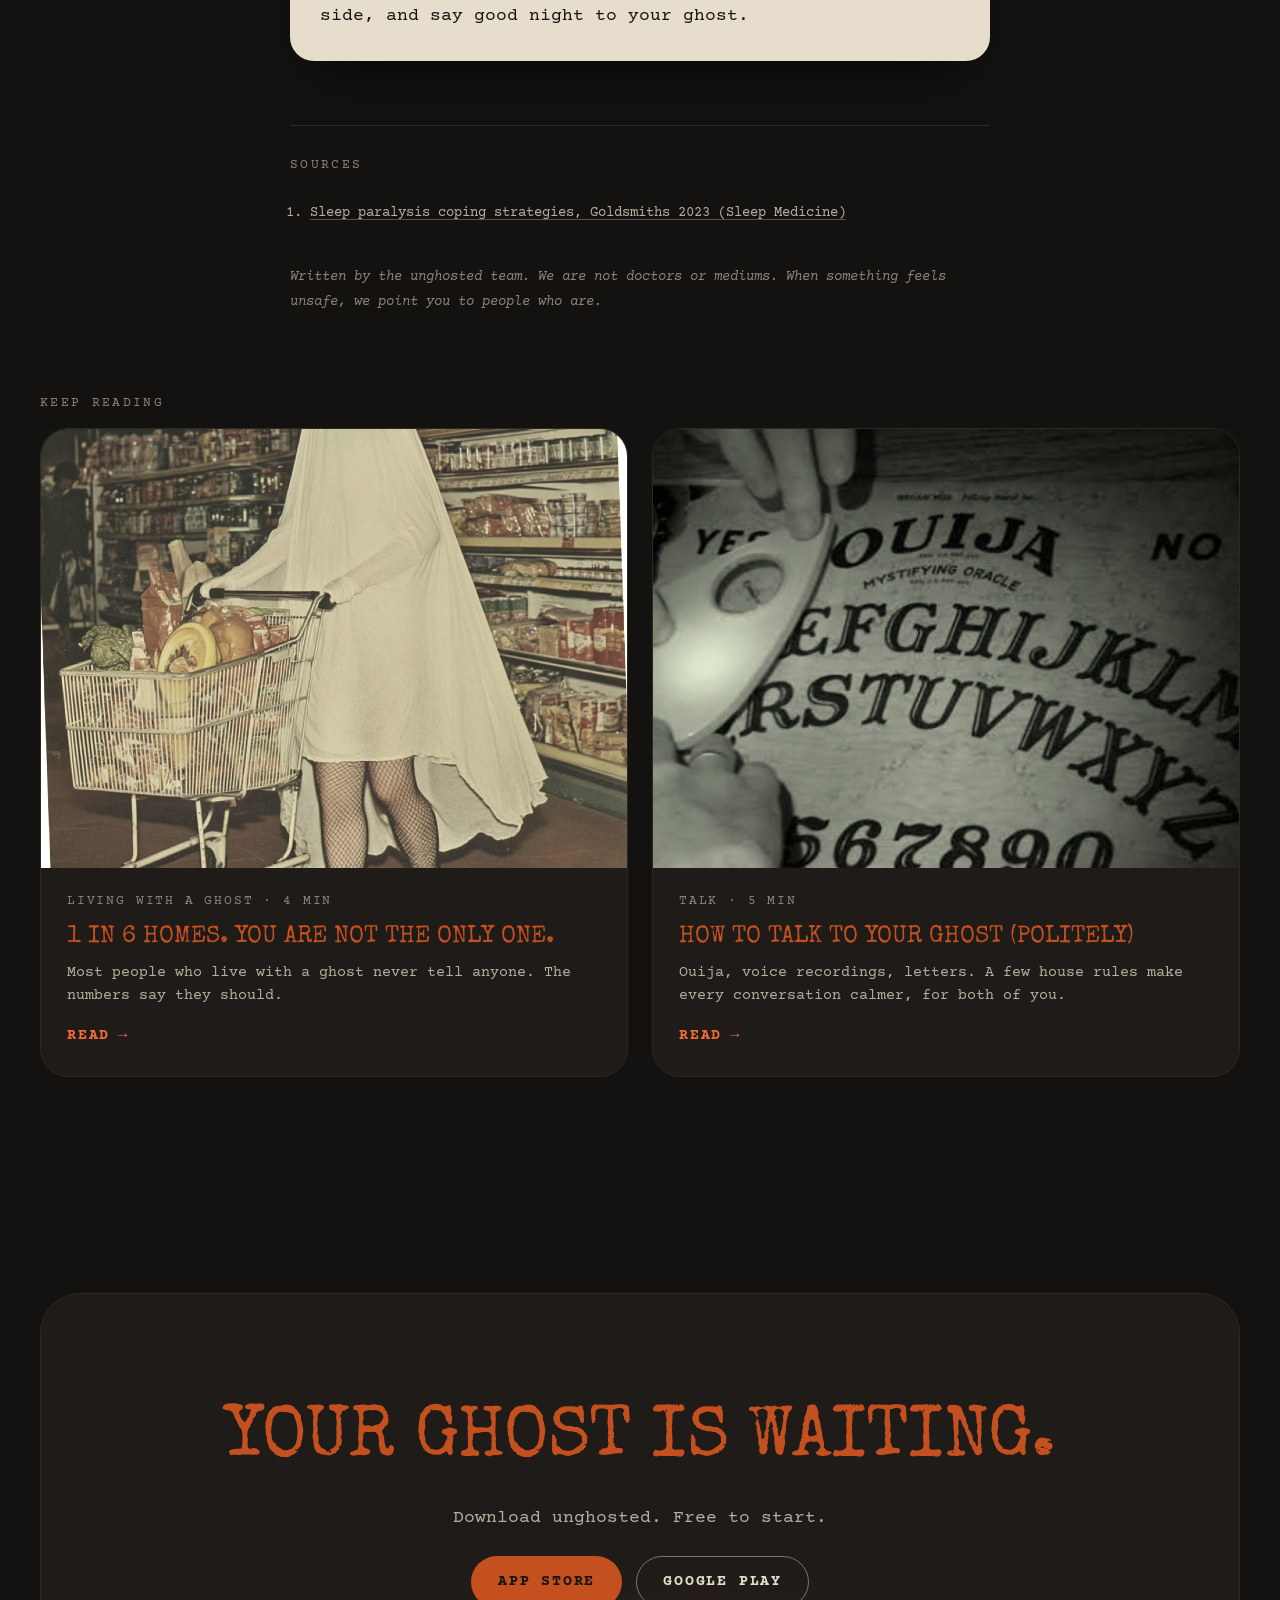
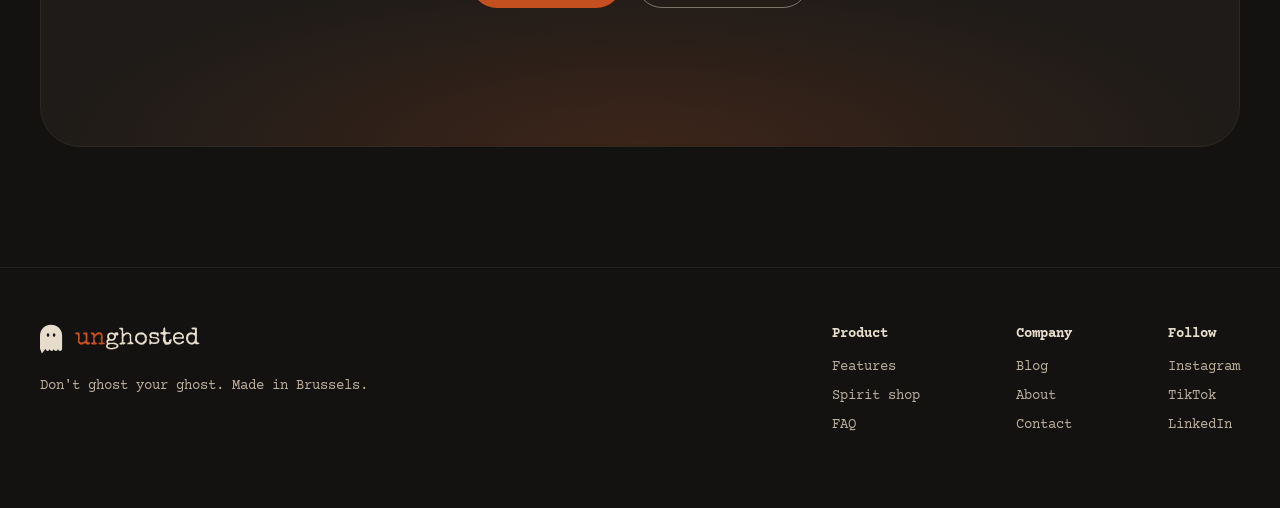
<file: blog/why-your-ghost-visits-at-3am.html>
<!doctype html>
<html lang="en">
<head>
  <meta charset="utf-8">
  <meta name="viewport" content="width=device-width, initial-scale=1">
  <title>Why your ghost visits at 3 am · unghosted</title>
  <meta name="description" content="You wake up, you can&#x27;t move, and something is in the room. Here is what is going on, and what helps.">
  <link rel="icon" href="../assets/favicon.svg" type="image/svg+xml">
  <link rel="preconnect" href="https://fonts.googleapis.com">
  <link rel="preconnect" href="https://fonts.gstatic.com" crossorigin>
  <link href="https://fonts.googleapis.com/css2?family=Courier+Prime:ital,wght@0,400;0,700;1,400&family=Special+Elite&display=swap" rel="stylesheet">
  <link rel="stylesheet" href="../styles.css">
</head>
<body class="is-blog">
  <div class="progress" aria-hidden="true"></div>
  <div class="veil" aria-hidden="true"></div>
  <div class="grain" aria-hidden="true"></div>
  <header class="nav">
    <div class="wrap nav__inner">
      <a href="../index.html" class="logo" data-sound="boo-short"><svg class="logo__mark" viewBox="0 0 24 30" aria-hidden="true"><path fill-rule="evenodd" clip-rule="evenodd" d="M0 11.5385C0 8.47827 1.21566 5.54342 3.37954 3.37954C5.54342 1.21566 8.47827 0 11.5385 0C14.5987 0 17.5335 1.21566 19.6974 3.37954C21.8613 5.54342 23.0769 8.47827 23.0769 11.5385V25.2404C23.0769 25.8142 22.849 26.3645 22.4433 26.7702C22.0375 27.1759 21.4872 27.4038 20.9135 27.4038C20.3397 27.4038 19.7894 27.1759 19.3837 26.7702C18.9779 26.3645 18.75 25.8142 18.75 25.2404C18.75 25.8142 18.5221 26.3645 18.1163 26.7702C17.7106 27.1759 17.1603 27.4038 16.5865 27.4038C16.0128 27.4038 15.4625 27.1759 15.0567 26.7702C14.651 26.3645 14.4231 25.8142 14.4231 25.2404C14.4231 25.8142 14.1951 26.3645 13.7894 26.7702C13.3837 27.1759 12.8334 27.4038 12.2596 27.4038C11.6858 27.4038 11.1355 27.1759 10.7298 26.7702C10.3241 26.3645 10.0962 25.8142 10.0962 25.2404C10.0962 25.8142 9.86822 26.3645 9.46249 26.7702C9.05676 27.1759 8.50648 27.4038 7.93269 27.4038C7.35891 27.4038 6.80862 27.1759 6.40289 26.7702C5.99717 26.3645 5.76923 25.8142 5.76923 25.2404L2.01923 30L0 25.2404V11.5385ZM7.06731 10.8173C7.06731 11.3146 7.20407 11.7915 7.44751 12.1431C7.69094 12.4948 8.02111 12.6923 8.36538 12.6923C8.70966 12.6923 9.03983 12.4948 9.28326 12.1431C9.5267 11.7915 9.66346 11.3146 9.66346 10.8173C9.66346 10.32 9.5267 9.84311 9.28326 9.49148C9.03983 9.13985 8.70966 8.94231 8.36538 8.94231C8.02111 8.94231 7.69094 9.13985 7.44751 9.49148C7.20407 9.84311 7.06731 10.32 7.06731 10.8173ZM13.4135 10.8173C13.4135 11.3146 13.5502 11.7915 13.7937 12.1431C14.0371 12.4948 14.3673 12.6923 14.7115 12.6923C15.0558 12.6923 15.386 12.4948 15.6294 12.1431C15.8729 11.7915 16.0096 11.3146 16.0096 10.8173C16.0096 10.32 15.8729 9.84311 15.6294 9.49148C15.386 9.13985 15.0558 8.94231 14.7115 8.94231C14.3673 8.94231 14.0371 9.13985 13.7937 9.49148C13.5502 9.84311 13.4135 10.32 13.4135 10.8173Z"/></svg><span class="logo__word"><span class="logo__un">un</span>ghosted</span></a>
      <nav class="nav__links" aria-label="Main">
        <a href="../index.html#features">Features</a>
        <a href="../index.html#shop">Spirit shop</a>
        <a href="../blog/index.html" aria-current="page">Blog</a>
        <a href="../index.html#faq">FAQ</a>
      </nav>
      <div class="nav__actions">
        <button class="sound-toggle" type="button" aria-pressed="true" aria-label="Sound on">
          <svg viewBox="0 0 24 24" aria-hidden="true"><path d="M11 5 6 9H3v6h3l5 4V5Z"/><path class="wave" d="M15.5 8.5a5 5 0 0 1 0 7"/><path class="wave" d="M18.5 5.5a9 9 0 0 1 0 13"/><path class="mute" d="m16 9 6 6m0-6-6 6"/></svg>
          <span class="sound-toggle__label">Sound on</span>
        </button>
        <a href="../index.html#download" class="btn btn--rust" data-sound="boo">Download</a>
      </div>
    </div>
  </header>

  <main>
    <article class="article">
      <header class="article__head wrap">
        <a class="back link" href="index.html"><span aria-hidden="true">←</span> All posts</a>
        <p class="eyebrow reveal">Sleep · 18 September 2026 · 5 min read</p>
        <h1 class="article__title flicker reveal">Why your ghost visits at 3 am</h1>
        <p class="article__dek reveal" style="--d:.1s">You wake up, you can&#x27;t move, and something is in the room. Here is what is going on, and what helps.</p>
      </header>
      <figure class="article__cover wrap reveal" style="--d:.15s">
        <div class="print-frame float" data-sound="whisper"><img src="../assets/blog-nightcam.jpg" alt="Night vision camera still of a dark living room with a pale shape in the doorway"></div>
      </figure>
      <div class="prose">
        <p class="lede">It is the most classic visit there is. You wake in the middle of the night. Your eyes are open, but your body will not move. There is a pressure on your chest, and you are certain that someone is standing at the foot of the bed.</p>
<h2 class="reveal">What is happening</h2>
<p>This has a name: sleep paralysis. Your mind wakes up while your body is still in the stillness of dream sleep. During those seconds many people feel a presence, see a figure, or feel weight on their chest.</p>
<p>It is common, and it is frightening. In a large 2023 study from Goldsmiths, University of London, with more than 6,800 people who had experienced it, around three in four described strong fear. The same research found that ghost beliefs can make episodes feel longer and scarier.</p>
<blockquote class="pull reveal"><p>We are not going to tell you it isn't your ghost. We are going to tell you your ghost is probably just saying hi.</p></blockquote>
<p>That small reframe matters. Fear is what makes these moments so bad, and a friendly story about who is in the room takes some of the fear away.</p>
<h2 class="reveal">The bedtime ritual</h2>
<p>The things people most often say help prevent episodes are a regular sleep routine and changing the position they sleep in. So our evening ritual is built around exactly that:</p>
<ul><li>Same bedtime every night, give or take half an hour.</li><li>Screens off, lights low.</li><li>Sleep on your side rather than your back.</li><li>Say good night to your ghost. Out loud is best.</li></ul>
<h2 class="reveal">The wiggle</h2>
<p>If it happens anyway, try this. It is one of the most reported ways people break an episode:</p>
<ul><li>Wiggle one finger. Just one.</li><li>Then your toes.</li><li>Breathe out slowly. Make a small sound if you can.</li><li>Remind yourself: it's just a visit. It will pass in a moment.</li></ul>
<aside class="callout callout--safety reveal"><p class="callout__label">Safety first</p><h3>When to see someone</h3><p>If this happens often, or you have been sleeping badly for weeks, talk to your GP. Sleep problems are common and very treatable, and a doctor will not laugh at your ghost.</p></aside>
<aside class="callout callout--ritual reveal"><p class="callout__label">Ritual</p><h3>Tonight</h3><p>Phone away 30 minutes before bed, lights low, lie on your side, and say good night to your ghost.</p></aside>
        <section class="sources reveal"><p class="eyebrow">Sources</p><ol><li><a href="https://eprints-gro.gold.ac.uk/33215/14/1-s2.0-S1389945723000709-main.pdf" target="_blank" rel="noopener">Sleep paralysis coping strategies, Goldsmiths 2023 (Sleep Medicine)</a></li></ol></section>
        <p class="byline reveal">Written by the unghosted team. We are not doctors or mediums. When something feels unsafe, we point you to people who are.</p>
      </div>
    </article>
    <section class="section section--tight">
      <div class="wrap">
        <p class="eyebrow">Keep reading</p>
        <div class="post-grid post-grid--2"><a class="post-card reveal" href="you-are-not-the-only-one.html" data-cat="Living with a ghost" data-sound="whisper">
  <span class="post-card__img"><img src="../assets/blog-cart.jpg" alt="Found photo: a ghost in a sheet and white heels pushing a shopping cart" loading="lazy"></span>
  <span class="post-card__body">
    <span class="post-card__meta">Living with a ghost · 4 min</span>
    <span class="post-card__title">1 in 6 homes. You are not the only one.</span>
    <span class="post-card__dek">Most people who live with a ghost never tell anyone. The numbers say they should.</span>
    <span class="link">Read <span aria-hidden="true">→</span></span>
  </span>
</a><a class="post-card reveal" href="talking-to-your-ghost.html" data-cat="Talk" data-sound="whisper">
  <span class="post-card__img"><img src="../assets/shop-ouija.jpg" alt="Hands on a planchette over a Ouija board, night vision" loading="lazy"></span>
  <span class="post-card__body">
    <span class="post-card__meta">Talk · 5 min</span>
    <span class="post-card__title">How to talk to your ghost (politely)</span>
    <span class="post-card__dek">Ouija, voice recordings, letters. A few house rules make every conversation calmer, for both of you.</span>
    <span class="link">Read <span aria-hidden="true">→</span></span>
  </span>
</a></div>
      </div>
    </section>
  </main>

  <section class="section">
    <div class="wrap">
      <div class="cta reveal">
        <h2 class="display display--cta flicker">Your ghost is waiting.</h2>
        <p class="sub">Download unghosted. Free to start.</p>
        <div class="store-buttons store-buttons--center">
          <a href="../index.html#download" class="btn btn--rust" data-sound="boo">App Store</a>
          <a href="../index.html#download" class="btn btn--ghost" data-sound="boo">Google Play</a>
        </div>
      </div>
    </div>
  </section>
  <footer class="footer">
    <div class="wrap footer__inner">
      <div>
        <a href="../index.html" class="logo logo--footer" data-sound="boo-short"><svg class="logo__mark" viewBox="0 0 24 30" aria-hidden="true"><path fill-rule="evenodd" clip-rule="evenodd" d="M0 11.5385C0 8.47827 1.21566 5.54342 3.37954 3.37954C5.54342 1.21566 8.47827 0 11.5385 0C14.5987 0 17.5335 1.21566 19.6974 3.37954C21.8613 5.54342 23.0769 8.47827 23.0769 11.5385V25.2404C23.0769 25.8142 22.849 26.3645 22.4433 26.7702C22.0375 27.1759 21.4872 27.4038 20.9135 27.4038C20.3397 27.4038 19.7894 27.1759 19.3837 26.7702C18.9779 26.3645 18.75 25.8142 18.75 25.2404C18.75 25.8142 18.5221 26.3645 18.1163 26.7702C17.7106 27.1759 17.1603 27.4038 16.5865 27.4038C16.0128 27.4038 15.4625 27.1759 15.0567 26.7702C14.651 26.3645 14.4231 25.8142 14.4231 25.2404C14.4231 25.8142 14.1951 26.3645 13.7894 26.7702C13.3837 27.1759 12.8334 27.4038 12.2596 27.4038C11.6858 27.4038 11.1355 27.1759 10.7298 26.7702C10.3241 26.3645 10.0962 25.8142 10.0962 25.2404C10.0962 25.8142 9.86822 26.3645 9.46249 26.7702C9.05676 27.1759 8.50648 27.4038 7.93269 27.4038C7.35891 27.4038 6.80862 27.1759 6.40289 26.7702C5.99717 26.3645 5.76923 25.8142 5.76923 25.2404L2.01923 30L0 25.2404V11.5385ZM7.06731 10.8173C7.06731 11.3146 7.20407 11.7915 7.44751 12.1431C7.69094 12.4948 8.02111 12.6923 8.36538 12.6923C8.70966 12.6923 9.03983 12.4948 9.28326 12.1431C9.5267 11.7915 9.66346 11.3146 9.66346 10.8173C9.66346 10.32 9.5267 9.84311 9.28326 9.49148C9.03983 9.13985 8.70966 8.94231 8.36538 8.94231C8.02111 8.94231 7.69094 9.13985 7.44751 9.49148C7.20407 9.84311 7.06731 10.32 7.06731 10.8173ZM13.4135 10.8173C13.4135 11.3146 13.5502 11.7915 13.7937 12.1431C14.0371 12.4948 14.3673 12.6923 14.7115 12.6923C15.0558 12.6923 15.386 12.4948 15.6294 12.1431C15.8729 11.7915 16.0096 11.3146 16.0096 10.8173C16.0096 10.32 15.8729 9.84311 15.6294 9.49148C15.386 9.13985 15.0558 8.94231 14.7115 8.94231C14.3673 8.94231 14.0371 9.13985 13.7937 9.49148C13.5502 9.84311 13.4135 10.32 13.4135 10.8173Z"/></svg><span class="logo__word"><span class="logo__un">un</span>ghosted</span></a>
        <p class="footer__tag">Don't ghost your ghost. Made in Brussels.</p>
      </div>
      <div class="footer__cols">
        <div><h4>Product</h4><a href="../index.html#features">Features</a><a href="../index.html#shop">Spirit shop</a><a href="../index.html#faq">FAQ</a></div>
        <div><h4>Company</h4><a href="../blog/index.html">Blog</a><a href="#">About</a><a href="#">Contact</a></div>
        <div><h4>Follow</h4><a href="#">Instagram</a><a href="#">TikTok</a><a href="#">LinkedIn</a></div>
      </div>
    </div>
  </footer>
  <div class="toast" role="status" aria-live="polite">Click anywhere to wake the house. <span>Sound on</span></div>
  <script src="../main.js"></script>
</body>
</html>
</file>
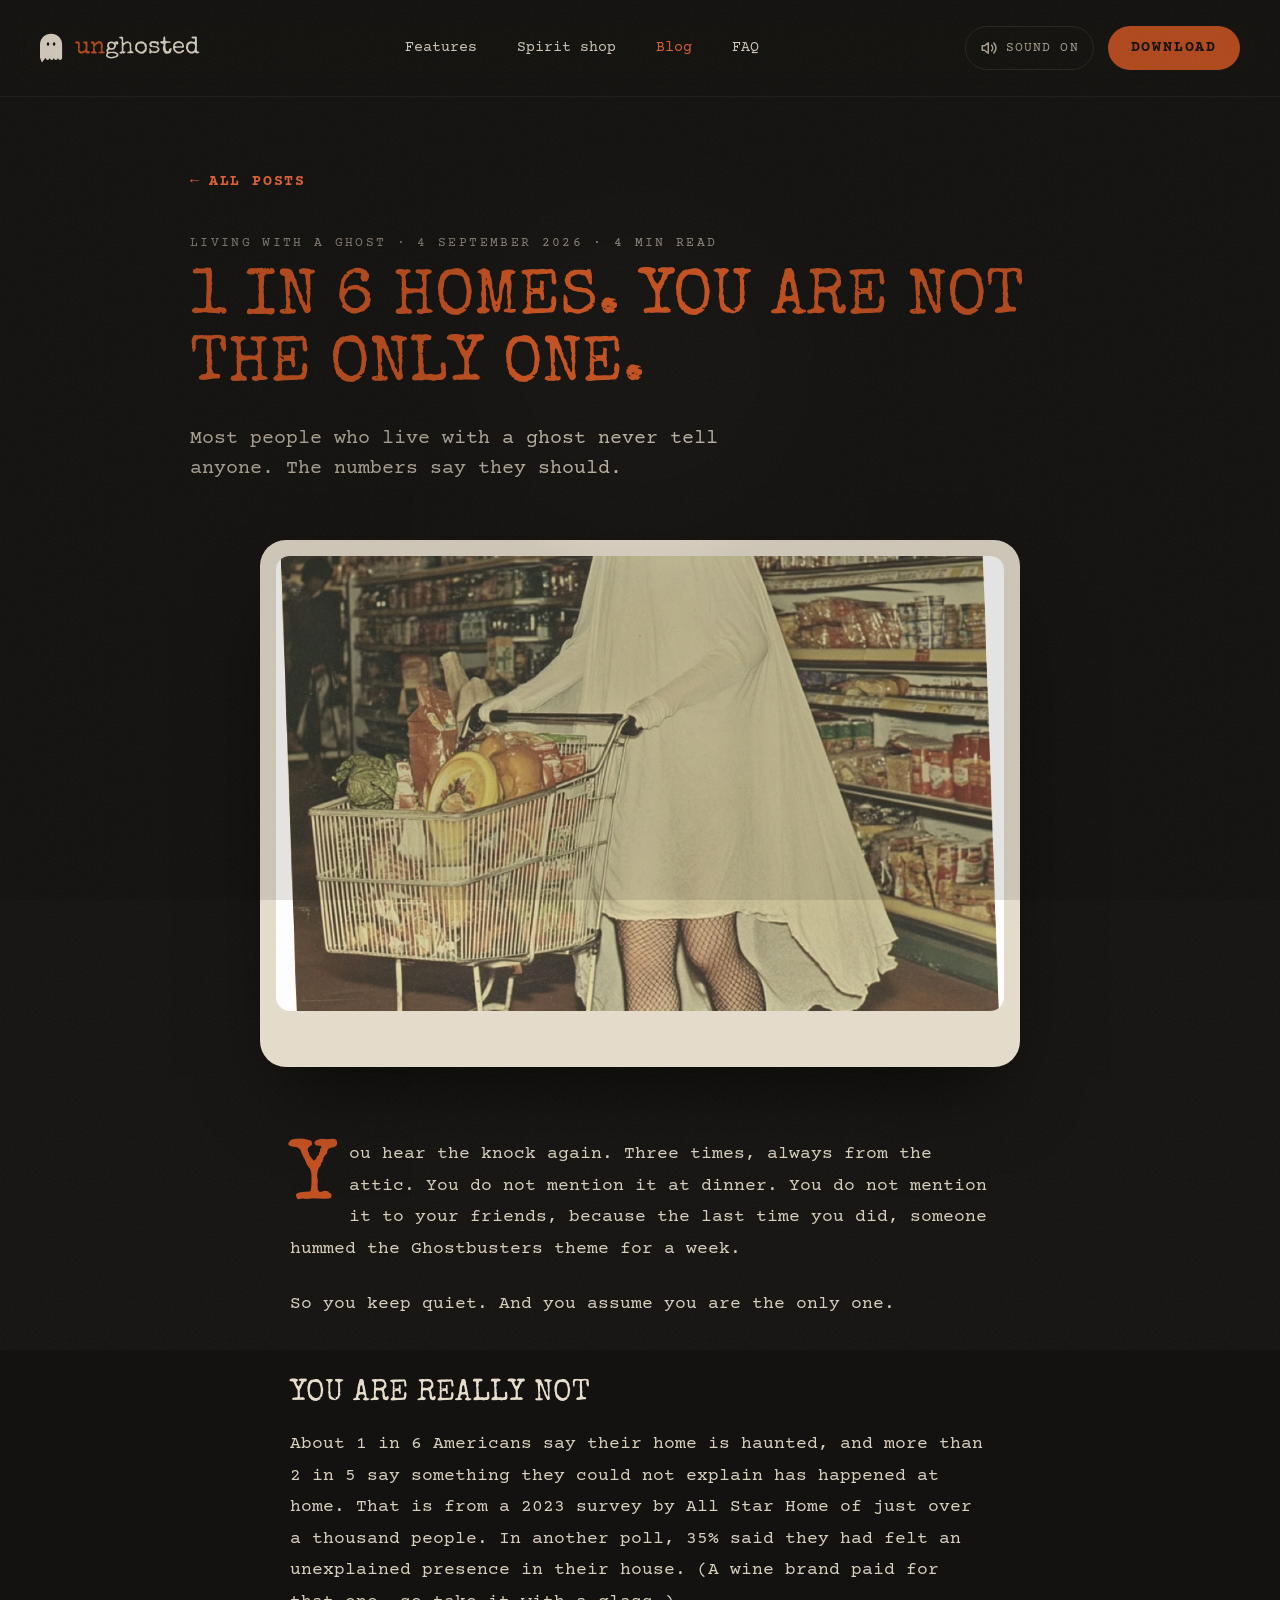
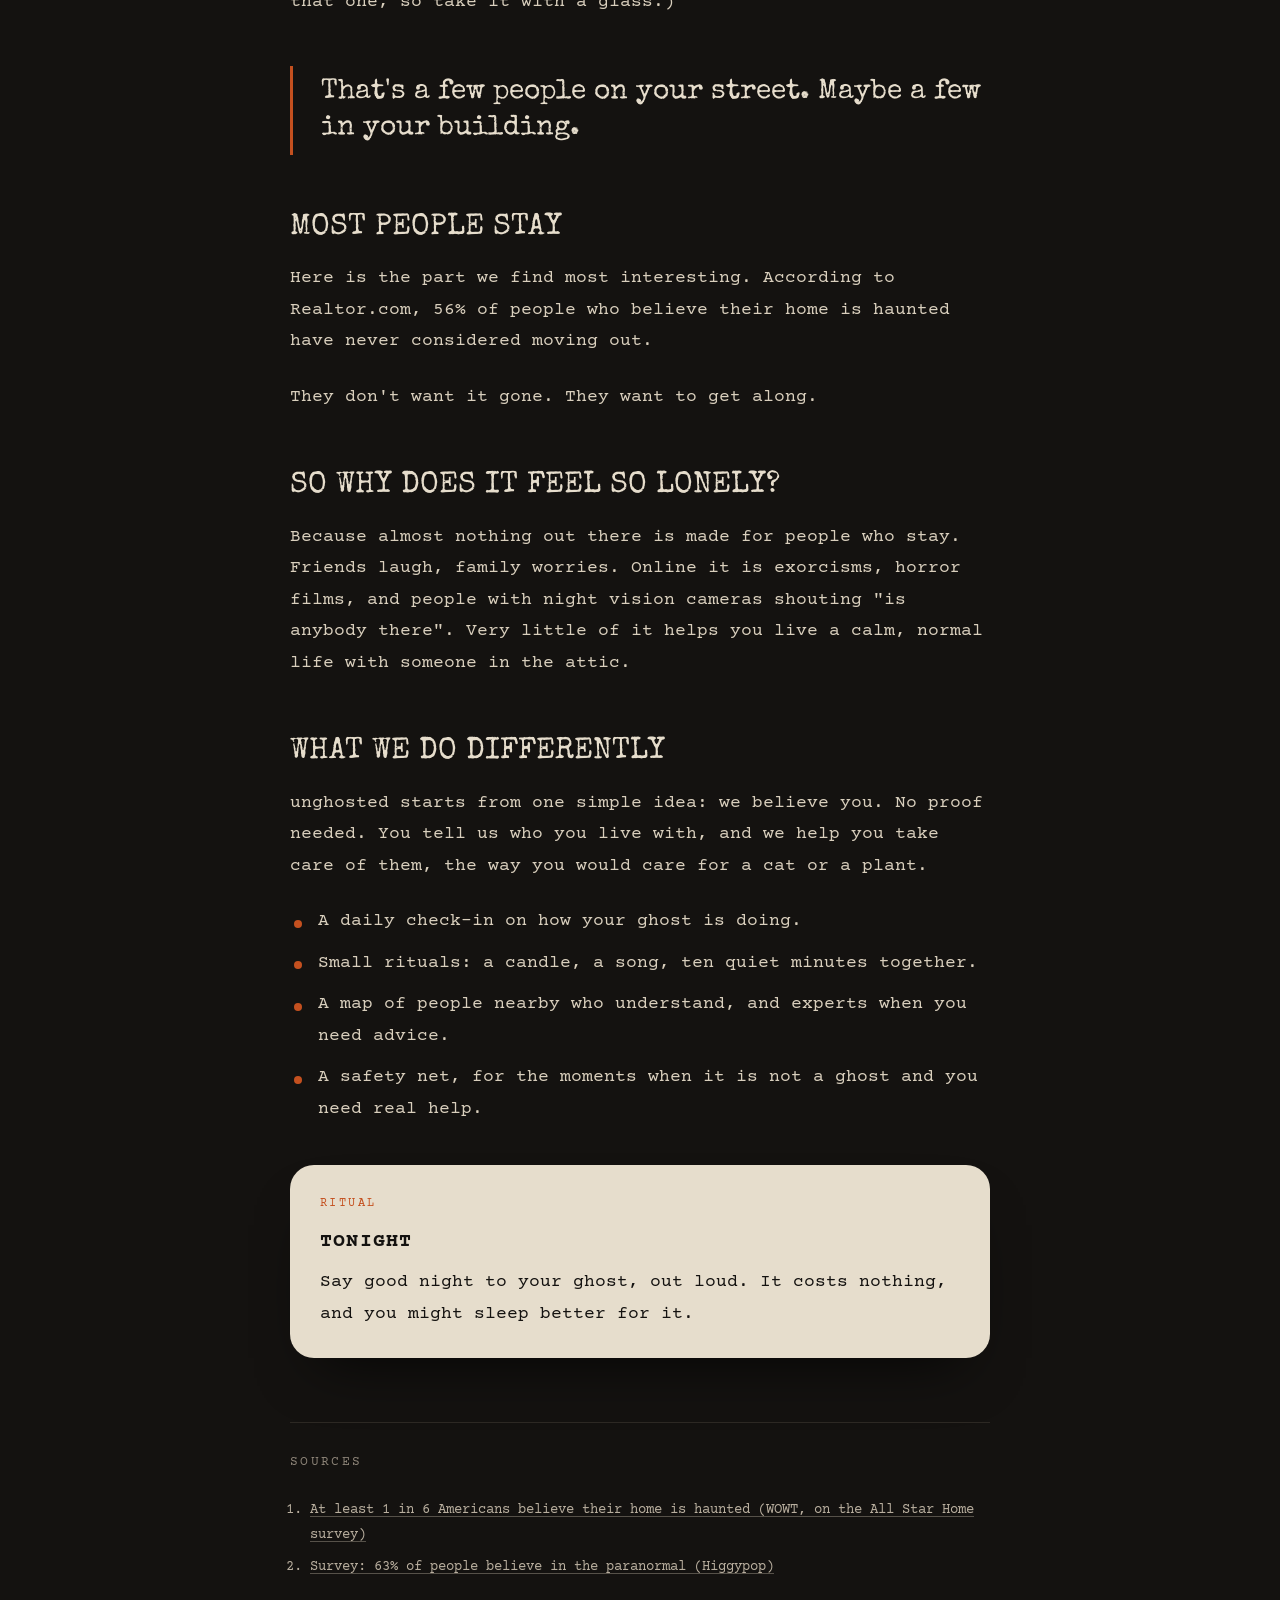
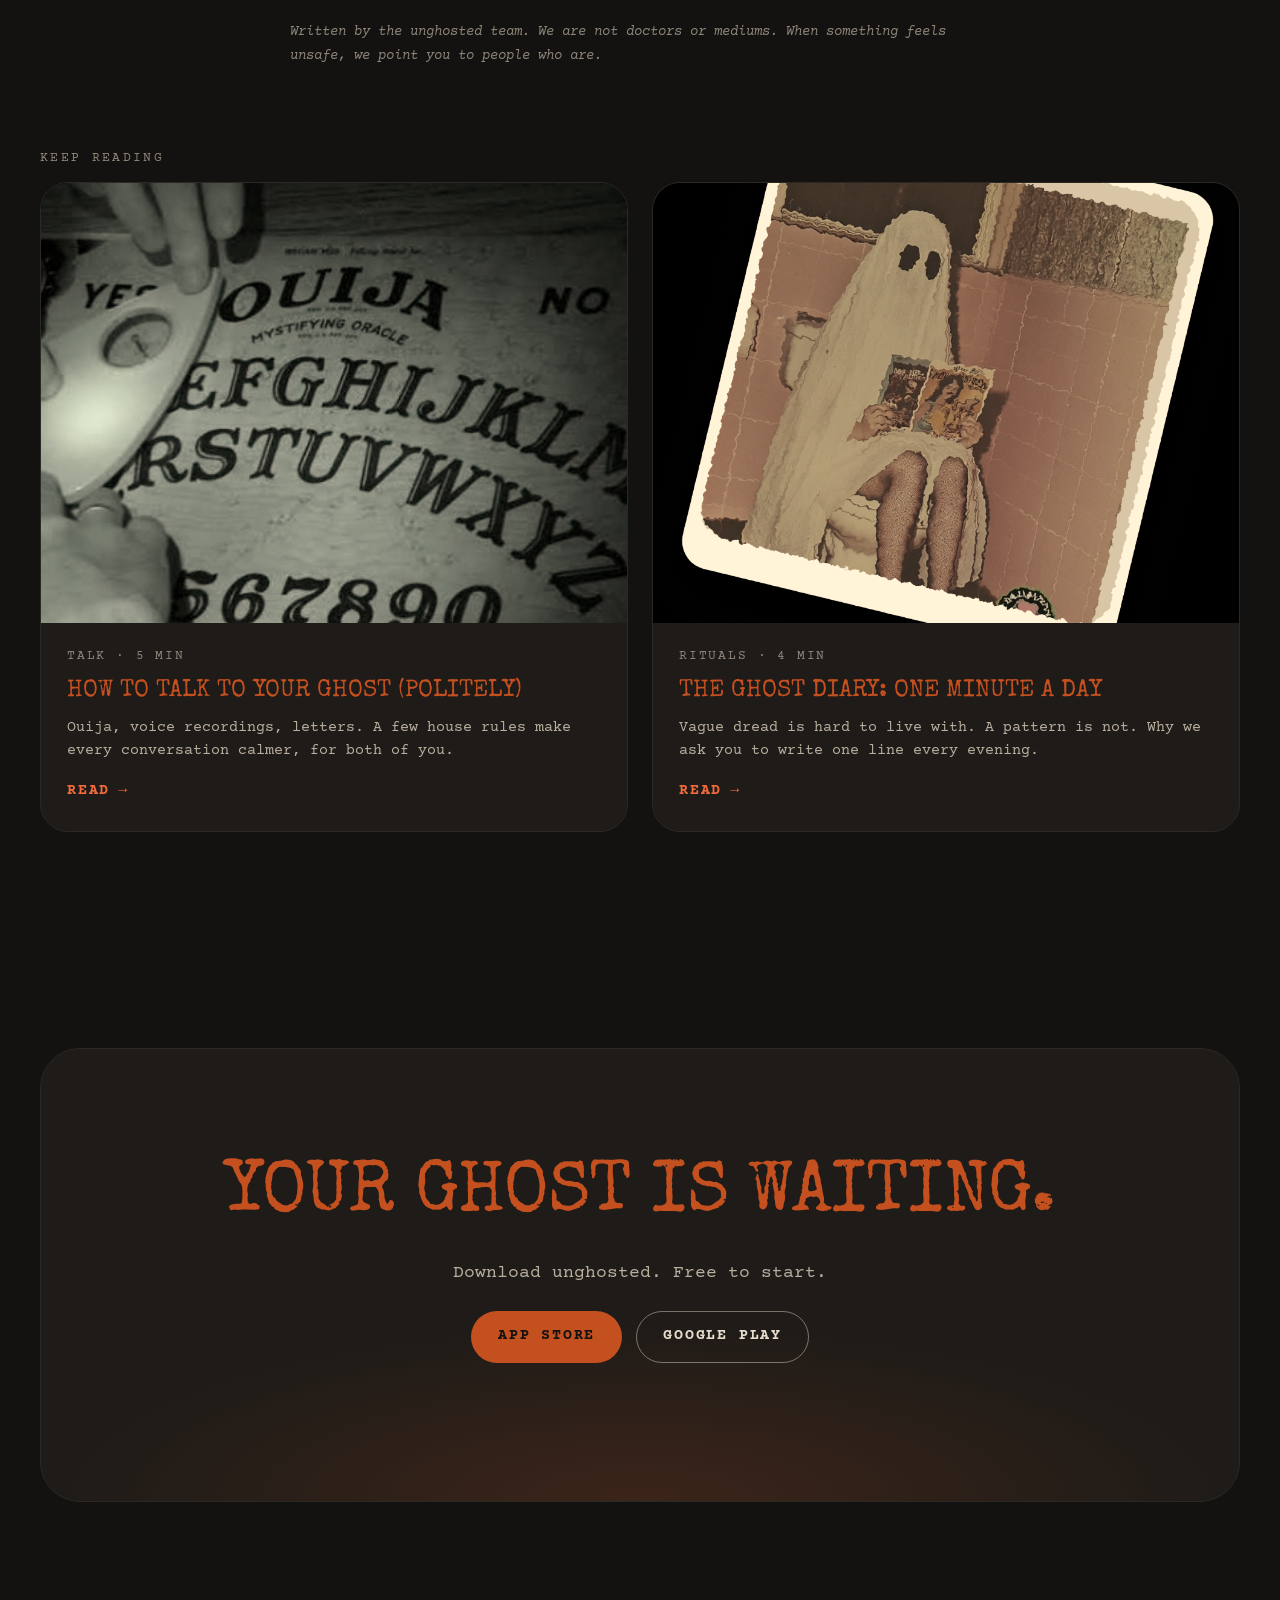
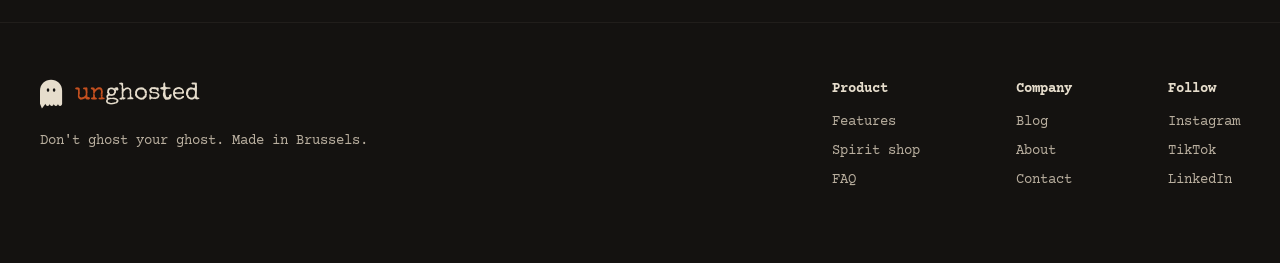
<file: blog/you-are-not-the-only-one.html>
<!doctype html>
<html lang="en">
<head>
  <meta charset="utf-8">
  <meta name="viewport" content="width=device-width, initial-scale=1">
  <title>1 in 6 homes. You are not the only one. · unghosted</title>
  <meta name="description" content="Most people who live with a ghost never tell anyone. The numbers say they should.">
  <link rel="icon" href="../assets/favicon.svg" type="image/svg+xml">
  <link rel="preconnect" href="https://fonts.googleapis.com">
  <link rel="preconnect" href="https://fonts.gstatic.com" crossorigin>
  <link href="https://fonts.googleapis.com/css2?family=Courier+Prime:ital,wght@0,400;0,700;1,400&family=Special+Elite&display=swap" rel="stylesheet">
  <link rel="stylesheet" href="../styles.css">
</head>
<body class="is-blog">
  <div class="progress" aria-hidden="true"></div>
  <div class="veil" aria-hidden="true"></div>
  <div class="grain" aria-hidden="true"></div>
  <header class="nav">
    <div class="wrap nav__inner">
      <a href="../index.html" class="logo" data-sound="boo-short"><svg class="logo__mark" viewBox="0 0 24 30" aria-hidden="true"><path fill-rule="evenodd" clip-rule="evenodd" d="M0 11.5385C0 8.47827 1.21566 5.54342 3.37954 3.37954C5.54342 1.21566 8.47827 0 11.5385 0C14.5987 0 17.5335 1.21566 19.6974 3.37954C21.8613 5.54342 23.0769 8.47827 23.0769 11.5385V25.2404C23.0769 25.8142 22.849 26.3645 22.4433 26.7702C22.0375 27.1759 21.4872 27.4038 20.9135 27.4038C20.3397 27.4038 19.7894 27.1759 19.3837 26.7702C18.9779 26.3645 18.75 25.8142 18.75 25.2404C18.75 25.8142 18.5221 26.3645 18.1163 26.7702C17.7106 27.1759 17.1603 27.4038 16.5865 27.4038C16.0128 27.4038 15.4625 27.1759 15.0567 26.7702C14.651 26.3645 14.4231 25.8142 14.4231 25.2404C14.4231 25.8142 14.1951 26.3645 13.7894 26.7702C13.3837 27.1759 12.8334 27.4038 12.2596 27.4038C11.6858 27.4038 11.1355 27.1759 10.7298 26.7702C10.3241 26.3645 10.0962 25.8142 10.0962 25.2404C10.0962 25.8142 9.86822 26.3645 9.46249 26.7702C9.05676 27.1759 8.50648 27.4038 7.93269 27.4038C7.35891 27.4038 6.80862 27.1759 6.40289 26.7702C5.99717 26.3645 5.76923 25.8142 5.76923 25.2404L2.01923 30L0 25.2404V11.5385ZM7.06731 10.8173C7.06731 11.3146 7.20407 11.7915 7.44751 12.1431C7.69094 12.4948 8.02111 12.6923 8.36538 12.6923C8.70966 12.6923 9.03983 12.4948 9.28326 12.1431C9.5267 11.7915 9.66346 11.3146 9.66346 10.8173C9.66346 10.32 9.5267 9.84311 9.28326 9.49148C9.03983 9.13985 8.70966 8.94231 8.36538 8.94231C8.02111 8.94231 7.69094 9.13985 7.44751 9.49148C7.20407 9.84311 7.06731 10.32 7.06731 10.8173ZM13.4135 10.8173C13.4135 11.3146 13.5502 11.7915 13.7937 12.1431C14.0371 12.4948 14.3673 12.6923 14.7115 12.6923C15.0558 12.6923 15.386 12.4948 15.6294 12.1431C15.8729 11.7915 16.0096 11.3146 16.0096 10.8173C16.0096 10.32 15.8729 9.84311 15.6294 9.49148C15.386 9.13985 15.0558 8.94231 14.7115 8.94231C14.3673 8.94231 14.0371 9.13985 13.7937 9.49148C13.5502 9.84311 13.4135 10.32 13.4135 10.8173Z"/></svg><span class="logo__word"><span class="logo__un">un</span>ghosted</span></a>
      <nav class="nav__links" aria-label="Main">
        <a href="../index.html#features">Features</a>
        <a href="../index.html#shop">Spirit shop</a>
        <a href="../blog/index.html" aria-current="page">Blog</a>
        <a href="../index.html#faq">FAQ</a>
      </nav>
      <div class="nav__actions">
        <button class="sound-toggle" type="button" aria-pressed="true" aria-label="Sound on">
          <svg viewBox="0 0 24 24" aria-hidden="true"><path d="M11 5 6 9H3v6h3l5 4V5Z"/><path class="wave" d="M15.5 8.5a5 5 0 0 1 0 7"/><path class="wave" d="M18.5 5.5a9 9 0 0 1 0 13"/><path class="mute" d="m16 9 6 6m0-6-6 6"/></svg>
          <span class="sound-toggle__label">Sound on</span>
        </button>
        <a href="../index.html#download" class="btn btn--rust" data-sound="boo">Download</a>
      </div>
    </div>
  </header>

  <main>
    <article class="article">
      <header class="article__head wrap">
        <a class="back link" href="index.html"><span aria-hidden="true">←</span> All posts</a>
        <p class="eyebrow reveal">Living with a ghost · 4 September 2026 · 4 min read</p>
        <h1 class="article__title flicker reveal">1 in 6 homes. You are not the only one.</h1>
        <p class="article__dek reveal" style="--d:.1s">Most people who live with a ghost never tell anyone. The numbers say they should.</p>
      </header>
      <figure class="article__cover wrap reveal" style="--d:.15s">
        <div class="print-frame float" data-sound="whisper"><img src="../assets/blog-cart.jpg" alt="Found photo: a ghost in a sheet and white heels pushing a shopping cart"></div>
      </figure>
      <div class="prose">
        <p class="lede">You hear the knock again. Three times, always from the attic. You do not mention it at dinner. You do not mention it to your friends, because the last time you did, someone hummed the Ghostbusters theme for a week.</p>
<p>So you keep quiet. And you assume you are the only one.</p>
<h2 class="reveal">You are really not</h2>
<p>About 1 in 6 Americans say their home is haunted, and more than 2 in 5 say something they could not explain has happened at home. That is from a 2023 survey by All Star Home of just over a thousand people. In another poll, 35% said they had felt an unexplained presence in their house. (A wine brand paid for that one, so take it with a glass.)</p>
<blockquote class="pull reveal"><p>That's a few people on your street. Maybe a few in your building.</p></blockquote>
<h2 class="reveal">Most people stay</h2>
<p>Here is the part we find most interesting. According to Realtor.com, 56% of people who believe their home is haunted have never considered moving out.</p>
<p>They don't want it gone. They want to get along.</p>
<h2 class="reveal">So why does it feel so lonely?</h2>
<p>Because almost nothing out there is made for people who stay. Friends laugh, family worries. Online it is exorcisms, horror films, and people with night vision cameras shouting "is anybody there". Very little of it helps you live a calm, normal life with someone in the attic.</p>
<h2 class="reveal">What we do differently</h2>
<p>unghosted starts from one simple idea: we believe you. No proof needed. You tell us who you live with, and we help you take care of them, the way you would care for a cat or a plant.</p>
<ul><li>A daily check-in on how your ghost is doing.</li><li>Small rituals: a candle, a song, ten quiet minutes together.</li><li>A map of people nearby who understand, and experts when you need advice.</li><li>A safety net, for the moments when it is not a ghost and you need real help.</li></ul>
<aside class="callout callout--ritual reveal"><p class="callout__label">Ritual</p><h3>Tonight</h3><p>Say good night to your ghost, out loud. It costs nothing, and you might sleep better for it.</p></aside>
        <section class="sources reveal"><p class="eyebrow">Sources</p><ol><li><a href="https://www.wowt.com/2023/10/09/least-1-6-americans-believe-their-home-is-haunted-survey-says" target="_blank" rel="noopener">At least 1 in 6 Americans believe their home is haunted (WOWT, on the All Star Home survey)</a></li><li><a href="https://higgypop.com/news/survey-reveals-63-of-people-believe-in-the-paranormal" target="_blank" rel="noopener">Survey: 63% of people believe in the paranormal (Higgypop)</a></li></ol></section>
        <p class="byline reveal">Written by the unghosted team. We are not doctors or mediums. When something feels unsafe, we point you to people who are.</p>
      </div>
    </article>
    <section class="section section--tight">
      <div class="wrap">
        <p class="eyebrow">Keep reading</p>
        <div class="post-grid post-grid--2"><a class="post-card reveal" href="talking-to-your-ghost.html" data-cat="Talk" data-sound="whisper">
  <span class="post-card__img"><img src="../assets/shop-ouija.jpg" alt="Hands on a planchette over a Ouija board, night vision" loading="lazy"></span>
  <span class="post-card__body">
    <span class="post-card__meta">Talk · 5 min</span>
    <span class="post-card__title">How to talk to your ghost (politely)</span>
    <span class="post-card__dek">Ouija, voice recordings, letters. A few house rules make every conversation calmer, for both of you.</span>
    <span class="link">Read <span aria-hidden="true">→</span></span>
  </span>
</a><a class="post-card reveal" href="the-ghost-diary.html" data-cat="Rituals" data-sound="whisper">
  <span class="post-card__img"><img src="../assets/print-toilet.png" alt="Found photo: a ghost in a sheet reading comics on the toilet" loading="lazy"></span>
  <span class="post-card__body">
    <span class="post-card__meta">Rituals · 4 min</span>
    <span class="post-card__title">The ghost diary: one minute a day</span>
    <span class="post-card__dek">Vague dread is hard to live with. A pattern is not. Why we ask you to write one line every evening.</span>
    <span class="link">Read <span aria-hidden="true">→</span></span>
  </span>
</a></div>
      </div>
    </section>
  </main>

  <section class="section">
    <div class="wrap">
      <div class="cta reveal">
        <h2 class="display display--cta flicker">Your ghost is waiting.</h2>
        <p class="sub">Download unghosted. Free to start.</p>
        <div class="store-buttons store-buttons--center">
          <a href="../index.html#download" class="btn btn--rust" data-sound="boo">App Store</a>
          <a href="../index.html#download" class="btn btn--ghost" data-sound="boo">Google Play</a>
        </div>
      </div>
    </div>
  </section>
  <footer class="footer">
    <div class="wrap footer__inner">
      <div>
        <a href="../index.html" class="logo logo--footer" data-sound="boo-short"><svg class="logo__mark" viewBox="0 0 24 30" aria-hidden="true"><path fill-rule="evenodd" clip-rule="evenodd" d="M0 11.5385C0 8.47827 1.21566 5.54342 3.37954 3.37954C5.54342 1.21566 8.47827 0 11.5385 0C14.5987 0 17.5335 1.21566 19.6974 3.37954C21.8613 5.54342 23.0769 8.47827 23.0769 11.5385V25.2404C23.0769 25.8142 22.849 26.3645 22.4433 26.7702C22.0375 27.1759 21.4872 27.4038 20.9135 27.4038C20.3397 27.4038 19.7894 27.1759 19.3837 26.7702C18.9779 26.3645 18.75 25.8142 18.75 25.2404C18.75 25.8142 18.5221 26.3645 18.1163 26.7702C17.7106 27.1759 17.1603 27.4038 16.5865 27.4038C16.0128 27.4038 15.4625 27.1759 15.0567 26.7702C14.651 26.3645 14.4231 25.8142 14.4231 25.2404C14.4231 25.8142 14.1951 26.3645 13.7894 26.7702C13.3837 27.1759 12.8334 27.4038 12.2596 27.4038C11.6858 27.4038 11.1355 27.1759 10.7298 26.7702C10.3241 26.3645 10.0962 25.8142 10.0962 25.2404C10.0962 25.8142 9.86822 26.3645 9.46249 26.7702C9.05676 27.1759 8.50648 27.4038 7.93269 27.4038C7.35891 27.4038 6.80862 27.1759 6.40289 26.7702C5.99717 26.3645 5.76923 25.8142 5.76923 25.2404L2.01923 30L0 25.2404V11.5385ZM7.06731 10.8173C7.06731 11.3146 7.20407 11.7915 7.44751 12.1431C7.69094 12.4948 8.02111 12.6923 8.36538 12.6923C8.70966 12.6923 9.03983 12.4948 9.28326 12.1431C9.5267 11.7915 9.66346 11.3146 9.66346 10.8173C9.66346 10.32 9.5267 9.84311 9.28326 9.49148C9.03983 9.13985 8.70966 8.94231 8.36538 8.94231C8.02111 8.94231 7.69094 9.13985 7.44751 9.49148C7.20407 9.84311 7.06731 10.32 7.06731 10.8173ZM13.4135 10.8173C13.4135 11.3146 13.5502 11.7915 13.7937 12.1431C14.0371 12.4948 14.3673 12.6923 14.7115 12.6923C15.0558 12.6923 15.386 12.4948 15.6294 12.1431C15.8729 11.7915 16.0096 11.3146 16.0096 10.8173C16.0096 10.32 15.8729 9.84311 15.6294 9.49148C15.386 9.13985 15.0558 8.94231 14.7115 8.94231C14.3673 8.94231 14.0371 9.13985 13.7937 9.49148C13.5502 9.84311 13.4135 10.32 13.4135 10.8173Z"/></svg><span class="logo__word"><span class="logo__un">un</span>ghosted</span></a>
        <p class="footer__tag">Don't ghost your ghost. Made in Brussels.</p>
      </div>
      <div class="footer__cols">
        <div><h4>Product</h4><a href="../index.html#features">Features</a><a href="../index.html#shop">Spirit shop</a><a href="../index.html#faq">FAQ</a></div>
        <div><h4>Company</h4><a href="../blog/index.html">Blog</a><a href="#">About</a><a href="#">Contact</a></div>
        <div><h4>Follow</h4><a href="#">Instagram</a><a href="#">TikTok</a><a href="#">LinkedIn</a></div>
      </div>
    </div>
  </footer>
  <div class="toast" role="status" aria-live="polite">Click anywhere to wake the house. <span>Sound on</span></div>
  <script src="../main.js"></script>
</body>
</html>
</file>
<file: styles.css>
/* ghostly landing · built from Figma "Landing / Desktop v2 (styled)" */

:root {
  --bg: #141210;
  --bg-alt: #191714;
  --card: #1e1b18;
  --line: #2c2823;
  --cream: #e6ddcc;
  --sub: #b9af9f;
  --muted: #8e8579;
  --rust: #c4501f;
  --rust-hi: #f26b3a;

  /* Flashlight veil: 10% black everywhere, cut out around the cursor */
  --veil: 0.10;
  --torch: 220px;          /* radius of the clear circle */
  --torch-soft: 55%;       /* where the fade starts inside that radius */
  --x: 50vw;
  --y: 40vh;

  --type: "Special Elite", "Courier New", monospace;
  --mono: "Courier Prime", "Courier New", monospace;
  --ease: cubic-bezier(.2, .7, .2, 1);
}

* { box-sizing: border-box; }
html { scroll-behavior: smooth; }
body {
  margin: 0;
  background: var(--bg);
  color: var(--cream);
  font-family: var(--mono);
  font-size: 16px;
  line-height: 1.5;
  -webkit-font-smoothing: antialiased;
  overflow-x: hidden;
}
img { display: block; max-width: 100%; }
a { color: inherit; text-decoration: none; }
::selection { background: var(--rust); color: var(--bg); }

.wrap { width: min(1200px, 100% - 48px); margin-inline: auto; }
.wrap--narrow { width: min(860px, 100% - 48px); }
.center { display: flex; justify-content: center; margin-top: 56px; }

/* ---------- Experience layers ---------- */

.veil {
  position: fixed;
  inset: 0;
  z-index: 90;
  pointer-events: none;
  background: rgba(0, 0, 0, var(--veil));
  -webkit-mask-image: radial-gradient(circle var(--torch) at var(--x) var(--y), transparent 0, transparent var(--torch-soft), #000 100%);
          mask-image: radial-gradient(circle var(--torch) at var(--x) var(--y), transparent 0, transparent var(--torch-soft), #000 100%);
  transition: opacity .6s var(--ease);
}
.veil.is-idle { opacity: 1; }

.grain {
  position: fixed;
  inset: -50%;
  z-index: 91;
  pointer-events: none;
  opacity: .06;
  background-image: url("data:image/svg+xml;utf8,<svg xmlns='http://www.w3.org/2000/svg' width='160' height='160'><filter id='n'><feTurbulence type='fractalNoise' baseFrequency='.9' numOctaves='2' stitchTiles='stitch'/></filter><rect width='100%' height='100%' filter='url(%23n)'/></svg>");
  animation: grain 1.2s steps(6) infinite;
}
@keyframes grain {
  0% { transform: translate(0, 0); }
  20% { transform: translate(-3%, 2%); }
  40% { transform: translate(2%, -3%); }
  60% { transform: translate(-2%, -1%); }
  80% { transform: translate(3%, 3%); }
  100% { transform: translate(0, 0); }
}

/* ---------- Type ---------- */

.display {
  font-family: var(--type);
  font-weight: 400;
  color: var(--rust);
  text-transform: uppercase;
  font-size: clamp(48px, 6.4vw, 92px);
  line-height: 1.02;
  margin: 0 0 28px;
  letter-spacing: -.01em;
}
.display--cta { font-size: clamp(42px, 5.6vw, 76px); text-align: center; }
.h2 {
  font-family: var(--type);
  font-weight: 400;
  color: var(--rust);
  text-transform: uppercase;
  font-size: clamp(34px, 4vw, 52px);
  line-height: 1.08;
  margin: 0 0 20px;
}
.h3 {
  font-family: var(--type);
  font-weight: 400;
  color: var(--rust);
  text-transform: uppercase;
  font-size: clamp(30px, 3vw, 40px);
  line-height: 1.1;
  margin: 0 0 18px;
}
.eyebrow {
  margin: 0 0 14px;
  color: var(--muted);
  text-transform: uppercase;
  letter-spacing: .18em;
  font-size: 13px;
}
.lead, .sub { color: var(--sub); font-size: 18px; margin: 0 0 24px; }
.lead { font-size: 20px; max-width: 34ch; }

/* candle-like flicker on big rust headlines */
.flicker { animation: flicker 7s infinite; }
@keyframes flicker {
  0%, 18%, 22%, 62%, 64%, 100% { opacity: 1; text-shadow: 0 0 24px rgba(196, 80, 31, .25); }
  20% { opacity: .55; text-shadow: none; }
  63% { opacity: .75; text-shadow: none; }
}

/* ---------- Buttons ---------- */

.btn {
  display: inline-flex;
  align-items: center;
  justify-content: center;
  height: 52px;
  padding: 0 26px;
  border-radius: 999px;
  font-family: var(--mono);
  font-weight: 700;
  font-size: 15px;
  letter-spacing: .12em;
  text-transform: uppercase;
  border: 1px solid transparent;
  cursor: pointer;
  transition: transform .35s var(--ease), background-color .3s, color .3s, border-color .3s, box-shadow .3s;
}
.btn:hover { transform: translateY(-2px); }
.btn:active { transform: translateY(0) scale(.98); }
.btn--rust { background: var(--rust); color: var(--bg); }
.btn--rust:hover { background: var(--rust-hi); box-shadow: 0 10px 30px -10px rgba(242, 107, 58, .6); }
.btn--ghost { color: var(--cream); border-color: rgba(230, 221, 204, .45); }
.btn--ghost:hover { border-color: var(--cream); background: rgba(230, 221, 204, .06); }
.btn:hover { animation: wobble .5s var(--ease); }
@keyframes wobble {
  0% { transform: translateY(-2px) rotate(0); }
  30% { transform: translateY(-2px) rotate(-1.5deg); }
  60% { transform: translateY(-2px) rotate(1deg); }
  100% { transform: translateY(-2px) rotate(0); }
}

.link {
  display: inline-flex;
  gap: 8px;
  color: var(--rust-hi);
  font-weight: 700;
  font-size: 15px;
  letter-spacing: .12em;
  text-transform: uppercase;
}
.link span { transition: transform .35s var(--ease); }
.link:hover span { transform: translateX(6px); }

/* ---------- Nav ---------- */

.nav {
  position: sticky;
  top: 0;
  z-index: 50;
  background: rgba(20, 18, 16, .72);
  backdrop-filter: blur(14px);
  -webkit-backdrop-filter: blur(14px);
  border-bottom: 1px solid rgba(230, 221, 204, .06);
}
.nav__inner { display: flex; align-items: center; justify-content: space-between; height: 96px; gap: 24px; }
.logo { display: inline-flex; align-items: center; gap: 12px; }
.logo__mark { width: 23px; height: 30px; fill: var(--cream); animation: hover-mark 4s ease-in-out infinite; transform-origin: 50% 100%; }
.logo:hover .logo__mark { animation: shiver .5s linear, hover-mark 4s ease-in-out infinite; }
@keyframes hover-mark { 50% { transform: translateY(-3px) rotate(-3deg); } }
.logo__word { font-family: var(--type); font-size: 24px; color: var(--cream); line-height: 1; }
.logo__un { color: var(--rust); }
.nav__links { display: flex; gap: 40px; }
.nav__links a { font-size: 15px; position: relative; }
.nav__links a::after {
  content: ""; position: absolute; left: 0; right: 0; bottom: -6px; height: 1px; background: var(--rust);
  transform: scaleX(0); transform-origin: left; transition: transform .4s var(--ease);
}
.nav__links a:hover::after { transform: scaleX(1); }
.nav__actions { display: flex; align-items: center; gap: 14px; }
.nav .btn { height: 44px; padding: 0 22px; }

.sound-toggle {
  display: inline-flex; align-items: center; gap: 8px;
  height: 44px; padding: 0 14px;
  background: transparent; color: var(--sub);
  border: 1px solid var(--line); border-radius: 999px;
  font-family: var(--mono); font-size: 13px; letter-spacing: .08em; text-transform: uppercase;
  cursor: pointer; transition: color .3s, border-color .3s;
}
.sound-toggle:hover { color: var(--cream); border-color: var(--muted); }
.sound-toggle svg { width: 18px; height: 18px; fill: none; stroke: currentColor; stroke-width: 2; stroke-linecap: round; stroke-linejoin: round; }
.sound-toggle .mute { display: none; }
.sound-toggle[aria-pressed="false"] .wave { display: none; }
.sound-toggle[aria-pressed="false"] .mute { display: inline; }
.sound-toggle[aria-pressed="true"] .wave { animation: wave 1.6s ease-in-out infinite; }
.sound-toggle[aria-pressed="true"] .wave + .wave { animation-delay: .2s; }
@keyframes wave { 50% { opacity: .3; } }

/* ---------- Hero ---------- */

.hero { padding: 72px 0 120px; min-height: calc(100vh - 96px); display: flex; align-items: center; }
.hero__inner { display: grid; grid-template-columns: 1.05fr 1fr; gap: 48px; align-items: center; }
.store-buttons { display: flex; gap: 14px; flex-wrap: wrap; margin-bottom: 28px; }
.store-buttons--center { justify-content: center; }
.proof { display: flex; align-items: center; gap: 12px; margin: 0; color: var(--sub); font-size: 14px; }
.pulse-dot { width: 10px; height: 10px; border-radius: 50%; background: var(--rust); position: relative; flex: none; }
.pulse-dot::after { content: ""; position: absolute; inset: 0; border-radius: 50%; background: var(--rust); animation: ping 2.4s ease-out infinite; }
@keyframes ping { 0% { transform: scale(1); opacity: .7; } 100% { transform: scale(3.2); opacity: 0; } }

.hero__visual { position: relative; height: 640px; }
.hero__visual > * { position: absolute; will-change: transform; }
.print { width: 300px; cursor: pointer; filter: drop-shadow(0 30px 40px rgba(0, 0, 0, .5)); }
.print--back { top: 10px; left: -50px; width: 280px; }
.print--front { bottom: -10px; right: -70px; width: 320px; }
.phone {
  left: 50%; top: 50%;
  width: 300px; margin: -320px 0 0 -150px;
  border-radius: 46px;
  overflow: hidden;
  box-shadow: 0 0 0 10px #0b0a09, 0 0 0 11px #2d2924, 0 40px 80px -20px rgba(0, 0, 0, .8);
}
.phone img { width: 100%; }

/* idle float, the JS parallax adds its own translate on a wrapper var */
.float { animation: float 9s ease-in-out infinite; }
.float--2 { animation-duration: 11s; animation-delay: -3s; }
.float--3 { animation-duration: 13s; animation-delay: -6s; }
@keyframes float {
  0%, 100% { translate: var(--px, 0) calc(var(--py, 0px) + 0px); rotate: var(--r0, 0deg); }
  50% { translate: var(--px, 0) calc(var(--py, 0px) - 14px); rotate: calc(var(--r0, 0deg) + 1.5deg); }
}
.print--back { --r0: -9deg; }
.print--front { --r0: 7deg; }
.phone { --r0: -2deg; }

/* ---------- Sections ---------- */

.section { padding: 120px 0; position: relative; }
.section--alt { background: var(--bg-alt); }
.section__head { max-width: 900px; margin: 0 auto 64px; text-align: center; }
.section__head--center { text-align: center; }

.cards { display: grid; gap: 24px; }
.cards--4 { grid-template-columns: repeat(4, 1fr); }
.cards--3 { grid-template-columns: repeat(3, 1fr); }

.card {
  background: var(--card);
  border: 1px solid var(--line);
  border-radius: 28px;
  padding: 28px;
  box-shadow: 0 24px 40px -24px rgba(0, 0, 0, .6);
  transition: transform .5s var(--ease), border-color .4s;
}
.card:hover { transform: translateY(-6px); border-color: rgba(196, 80, 31, .5); }
.card__icon {
  display: grid; place-items: center;
  width: 40px; height: 40px; border-radius: 50%;
  background: #2a2622; margin-bottom: 20px;
}
.card__icon svg { width: 20px; height: 20px; fill: none; stroke: var(--rust-hi); stroke-width: 2; stroke-linecap: round; stroke-linejoin: round; }
.card:hover .card__icon { animation: shiver .5s linear; }
@keyframes shiver { 20%, 60% { transform: translateX(-2px) rotate(-4deg); } 40%, 80% { transform: translateX(2px) rotate(4deg); } }
.card__title { font-size: 19px; font-weight: 700; text-transform: uppercase; letter-spacing: .08em; line-height: 1.45; margin: 0 0 14px; }
.card__text { color: var(--sub); font-size: 15px; margin: 0; }

.steps { list-style: none; padding: 0; margin: 0 0 140px; display: grid; grid-template-columns: repeat(4, 1fr); gap: 24px; }
.step { display: flex; flex-direction: column; gap: 8px; background: var(--card); border: 1px solid var(--line); border-radius: 24px; padding: 26px 28px; }
.step__n { color: var(--muted); font-size: 15px; }
.step strong { font-size: 17px; text-transform: uppercase; letter-spacing: .1em; }
.step span:last-child { color: var(--sub); font-size: 14px; }

.feature { display: grid; grid-template-columns: 1fr 440px; gap: 96px; align-items: center; margin-bottom: 120px; }
.feature:last-child { margin-bottom: 0; }
.feature--flip { grid-template-columns: 440px 1fr; }
.feature--flip .feature__visual { order: -1; }
.feature__text { max-width: 600px; }
.feature__visual { border-radius: 40px; overflow: hidden; box-shadow: 0 40px 80px -30px rgba(0, 0, 0, .8); transform-style: preserve-3d; transition: transform .6s var(--ease); }
.feature__visual img { width: 100%; transition: transform 1.2s var(--ease); }
.feature__visual:hover img { transform: scale(1.03); }

.product {
  display: flex; flex-direction: column; gap: 6px;
  background: var(--card); border: 1px solid var(--line); border-radius: 28px; padding: 14px 14px 22px;
  transition: transform .5s var(--ease), border-color .4s;
}
.product:hover { transform: translateY(-8px) rotate(-.6deg); border-color: rgba(196, 80, 31, .5); }
.product__img { display: block; border-radius: 18px; overflow: hidden; aspect-ratio: 248 / 200; margin-bottom: 16px; background: #000; }
.product__img img { width: 100%; height: 100%; object-fit: cover; transform: scale(1.04); filter: sepia(.25) saturate(.85); transition: transform 1s var(--ease), filter .6s; }
.product:hover .product__img img { transform: scale(1.1); filter: sepia(0) saturate(1); }
.product__name { font-weight: 700; font-size: 15px; letter-spacing: .1em; text-transform: uppercase; padding-inline: 8px; }
.product__price { color: var(--sub); font-size: 14px; padding-inline: 8px; }

.quote {
  margin: 0; background: var(--card); border: 1px solid var(--line); border-radius: 28px; padding: 32px;
  display: flex; flex-direction: column; justify-content: space-between; gap: 28px;
  transition: transform .5s var(--ease);
}
.quote:hover { transform: translateY(-6px); }
.quote blockquote { margin: 0; font-size: 17px; line-height: 1.6; }
.quote figcaption { display: flex; gap: 14px; align-items: center; }
.quote img { width: 48px; height: 48px; border-radius: 50%; filter: grayscale(.4); }
.quote figcaption span { display: flex; flex-direction: column; color: var(--sub); font-size: 13px; }
.quote strong { color: var(--cream); font-size: 14px; letter-spacing: .1em; text-transform: uppercase; }

.faq { display: flex; flex-direction: column; gap: 14px; }
.faq__item { background: var(--card); border: 1px solid var(--line); border-radius: 22px; transition: border-color .4s; }
.faq__item[open] { border-color: rgba(196, 80, 31, .45); }
.faq__item summary {
  list-style: none; cursor: pointer;
  display: flex; justify-content: space-between; align-items: center; gap: 24px;
  padding: 26px 30px; font-weight: 700; font-size: 18px;
}
.faq__item summary::-webkit-details-marker { display: none; }
.faq__sign { position: relative; width: 16px; height: 16px; flex: none; }
.faq__sign::before, .faq__sign::after { content: ""; position: absolute; left: 0; right: 0; top: 7px; height: 2px; background: var(--rust); transition: transform .4s var(--ease); }
.faq__sign::after { transform: rotate(90deg); }
.faq__item[open] .faq__sign::after { transform: rotate(0); }
.faq__body { overflow: hidden; }
.faq__body p { margin: 0; padding: 0 30px 26px; color: var(--sub); font-size: 16px; }

.cta {
  background: var(--card); border: 1px solid var(--line); border-radius: 40px;
  padding: 110px 40px; text-align: center; position: relative; overflow: hidden;
}
.cta::before {
  content: ""; position: absolute; inset: auto 0 -40% 0; height: 80%;
  background: radial-gradient(closest-side, rgba(196, 80, 31, .18), transparent);
  animation: glow 6s ease-in-out infinite;
}
@keyframes glow { 50% { opacity: .4; transform: scale(1.1); } }
.cta > * { position: relative; }

.footer { padding: 56px 0 72px; border-top: 1px solid rgba(230, 221, 204, .06); }
.footer__inner { display: flex; justify-content: space-between; gap: 40px; flex-wrap: wrap; }
.footer__tag { color: var(--sub); font-size: 14px; margin: 14px 0 0; }
.footer__cols { display: flex; gap: 96px; }
.footer__cols div { display: flex; flex-direction: column; gap: 8px; font-size: 14px; color: var(--sub); }
.footer__cols h4 { margin: 0 0 4px; color: var(--cream); font-size: 14px; }
.footer__cols a:hover { color: var(--cream); }

/* ---------- Reveal on scroll ---------- */

.reveal {
  opacity: 0;
  transform: translateY(28px);
  filter: blur(6px);
  transition: opacity 1s var(--ease) var(--d, 0s), transform 1s var(--ease) var(--d, 0s), filter 1s var(--ease) var(--d, 0s);
}
.reveal.is-in { opacity: 1; transform: none; filter: none; }

/* ---------- Toast ---------- */

.toast {
  position: fixed; left: 50%; bottom: 28px; z-index: 95;
  translate: -50% 20px; opacity: 0;
  background: rgba(30, 27, 24, .92); border: 1px solid var(--line); border-radius: 999px;
  padding: 12px 20px; font-size: 13px; color: var(--sub); letter-spacing: .04em;
  transition: opacity .6s var(--ease), translate .6s var(--ease);
  pointer-events: none;
}
.toast span { color: var(--rust-hi); margin-left: 8px; text-transform: uppercase; letter-spacing: .12em; }
.toast.is-on { opacity: 1; translate: -50% 0; }

/* ---------- Responsive ---------- */

@media (max-width: 1080px) {
  .cards--4, .steps { grid-template-columns: repeat(2, 1fr); }
  .feature, .feature--flip { grid-template-columns: 1fr; gap: 48px; }
  .feature--flip .feature__visual { order: 0; }
  .feature__visual { max-width: 440px; }
}
@media (max-width: 860px) {
  .nav__links { display: none; }
  .hero__inner { grid-template-columns: 1fr; }
  .hero__visual { height: 560px; }
  .cards--3 { grid-template-columns: 1fr; }
  .section { padding: 88px 0; }
  .footer__cols { gap: 48px; }
}
@media (max-width: 560px) {
  .wrap, .wrap--narrow { width: calc(100% - 32px); }
  .cards--4, .steps { grid-template-columns: 1fr; }
  .sound-toggle__label { display: none; }
  .nav .btn--rust { display: none; }
  .print--back { width: 200px; }
  .print--front { width: 220px; right: 0; }
  .phone { width: 240px; margin: -260px 0 0 -120px; }
  .cta { padding: 72px 24px; }
}

@media (hover: none) {
  .veil { display: none; }
}

@media (prefers-reduced-motion: reduce) {
  *, *::before, *::after { animation: none !important; transition-duration: .01ms !important; }
  .reveal { opacity: 1; transform: none; filter: none; }
}

/* ---------- Blog ---------- */

.nav__links a[aria-current="page"] { color: var(--rust-hi); }
.section--tight { padding: 56px 0 96px; }

.progress {
  position: fixed; top: 0; left: 0; z-index: 60;
  height: 3px; width: 100%;
  background: var(--rust);
  transform-origin: 0 50%; transform: scaleX(0);
  box-shadow: 0 0 12px rgba(242, 107, 58, .6);
}

.blog-hero { padding: 96px 0 24px; }
.blog-hero .display { margin-bottom: 20px; }
.chips { display: flex; flex-wrap: wrap; gap: 10px; margin-top: 8px; }
.chip {
  height: 40px; padding: 0 18px; border-radius: 999px;
  background: transparent; color: var(--sub); border: 1px solid var(--line);
  font-family: var(--mono); font-size: 14px; cursor: pointer;
  transition: color .3s, border-color .3s, background-color .3s;
}
.chip:hover { color: var(--cream); border-color: var(--muted); }
.chip.is-on { background: var(--cream); color: var(--bg); border-color: var(--cream); font-weight: 700; }

.post-grid { display: grid; grid-template-columns: repeat(3, 1fr); gap: 24px; margin-top: 24px; }
.post-grid--2 { grid-template-columns: repeat(2, 1fr); margin-top: 0; }
.post-card {
  display: flex; flex-direction: column;
  background: var(--card); border: 1px solid var(--line); border-radius: 28px; overflow: hidden;
  transition: transform .5s var(--ease), border-color .4s, opacity .4s;
}
.post-card:hover { transform: translateY(-6px); border-color: rgba(196, 80, 31, .5); }
.post-card.is-hidden { display: none; }
.post-card__img { display: block; aspect-ratio: 4 / 3; overflow: hidden; background: #000; }
.post-card__img img { width: 100%; height: 100%; object-fit: cover; filter: sepia(.35) saturate(.8) contrast(1.05); transform: scale(1.03); transition: transform 1.2s var(--ease), filter .6s; }
.post-card:hover .post-card__img img { transform: scale(1.09); filter: sepia(0) saturate(1); }
.post-card__body { display: flex; flex-direction: column; gap: 12px; padding: 24px 26px 28px; flex: 1; }
.post-card__meta { color: var(--muted); font-size: 13px; letter-spacing: .14em; text-transform: uppercase; }
.post-card__title { font-family: var(--type); color: var(--rust); text-transform: uppercase; font-size: 24px; line-height: 1.12; }
.post-card__dek { color: var(--sub); font-size: 15px; flex: 1; }
.post-card .link { margin-top: 6px; }
.post-card:hover .link span { transform: translateX(6px); }

.post-card--big { display: grid; grid-template-columns: 1.15fr 1fr; }
.post-card--big .post-card__img { aspect-ratio: auto; min-height: 420px; }
.post-card--big .post-card__body { justify-content: center; padding: 48px; gap: 18px; }
.post-card--big .post-card__title { font-size: clamp(30px, 3.2vw, 44px); }
.post-card--big .post-card__dek { flex: 0; font-size: 18px; }

/* Article */
.article__head { padding: 72px 0 40px; max-width: 900px; }
.back { margin-bottom: 40px; }
.back span { display: inline-block; transition: transform .35s var(--ease); }
.back:hover span { transform: translateX(-6px); }
.article__title {
  font-family: var(--type); font-weight: 400; color: var(--rust); text-transform: uppercase;
  font-size: clamp(40px, 5vw, 68px); line-height: 1.04; margin: 0 0 24px;
}
.article__dek { color: var(--sub); font-size: 20px; margin: 0; max-width: 46ch; }
.article__cover { display: flex; justify-content: center; margin-bottom: 72px; }
.print-frame {
  --r0: -1.5deg;
  width: min(760px, 100%);
  background: var(--cream); padding: 16px 16px 56px; border-radius: 26px;
  box-shadow: 0 40px 80px -30px rgba(0, 0, 0, .85);
  cursor: pointer;
}
.print-frame img { width: 100%; aspect-ratio: 16 / 10; object-fit: cover; border-radius: 14px; filter: sepia(.3) contrast(1.05); }

.prose { width: min(700px, 100% - 48px); margin: 0 auto; font-size: 18px; line-height: 1.75; color: #d9cfbd; }
.prose p { margin: 0 0 24px; }
.prose .lede::first-letter {
  font-family: var(--type); color: var(--rust); float: left;
  font-size: 84px; line-height: .8; padding: 10px 12px 0 0;
}
.prose h2 {
  font-family: var(--type); font-weight: 400; color: var(--cream); text-transform: uppercase;
  font-size: 30px; line-height: 1.15; margin: 56px 0 18px;
}
.prose ul { margin: 0 0 28px; padding: 0; list-style: none; }
.prose li { position: relative; padding-left: 28px; margin-bottom: 10px; }
.prose li::before { content: ""; position: absolute; left: 4px; top: .75em; width: 8px; height: 8px; border-radius: 50%; background: var(--rust); }
.pull { margin: 48px 0; padding: 8px 0 8px 28px; border-left: 3px solid var(--rust); }
.pull p { margin: 0; font-family: var(--type); color: var(--cream); font-size: 28px; line-height: 1.3; }

.callout { border-radius: 24px; padding: 28px 30px; margin: 40px 0; }
.callout h3 { margin: 0 0 8px; font-size: 20px; text-transform: uppercase; letter-spacing: .06em; }
.callout p:last-child { margin: 0; }
.callout__label { margin: 0 0 10px !important; font-size: 12px; letter-spacing: .2em; text-transform: uppercase; }
.callout--ritual { background: var(--cream); color: var(--bg); box-shadow: 0 30px 60px -30px rgba(0, 0, 0, .8); transform: rotate(-.6deg); }
.callout--ritual .callout__label { color: var(--rust); }
.callout--safety { background: #1a1f1c; border: 1px solid #3c4a41; color: #dfe6df; }
.callout--safety .callout__label { color: #8fc2a0; }

.sources { margin-top: 64px; padding-top: 28px; border-top: 1px solid var(--line); }
.sources ol { margin: 0; padding-left: 20px; font-size: 14px; color: var(--sub); }
.sources li { margin-bottom: 8px; padding-left: 0; }
.sources li::before { display: none; }
.sources a { text-decoration: underline; text-decoration-color: rgba(185, 175, 159, .4); text-underline-offset: 3px; }
.sources a:hover { color: var(--cream); }
.byline { margin-top: 40px !important; font-size: 14px; color: var(--muted); font-style: italic; }

/* Home teaser */
.journal-strip .post-grid { margin-top: 0; }

@media (max-width: 1080px) {
  .post-grid { grid-template-columns: repeat(2, 1fr); }
  .post-card--big { grid-template-columns: 1fr; }
  .post-card--big .post-card__img { min-height: 280px; }
  .post-card--big .post-card__body { padding: 32px; }
}
@media (max-width: 680px) {
  .post-grid, .post-grid--2 { grid-template-columns: 1fr; }
  .prose { width: calc(100% - 32px); font-size: 17px; }
  .print-frame { padding: 10px 10px 36px; }
  .pull p { font-size: 23px; }
}
</file>
